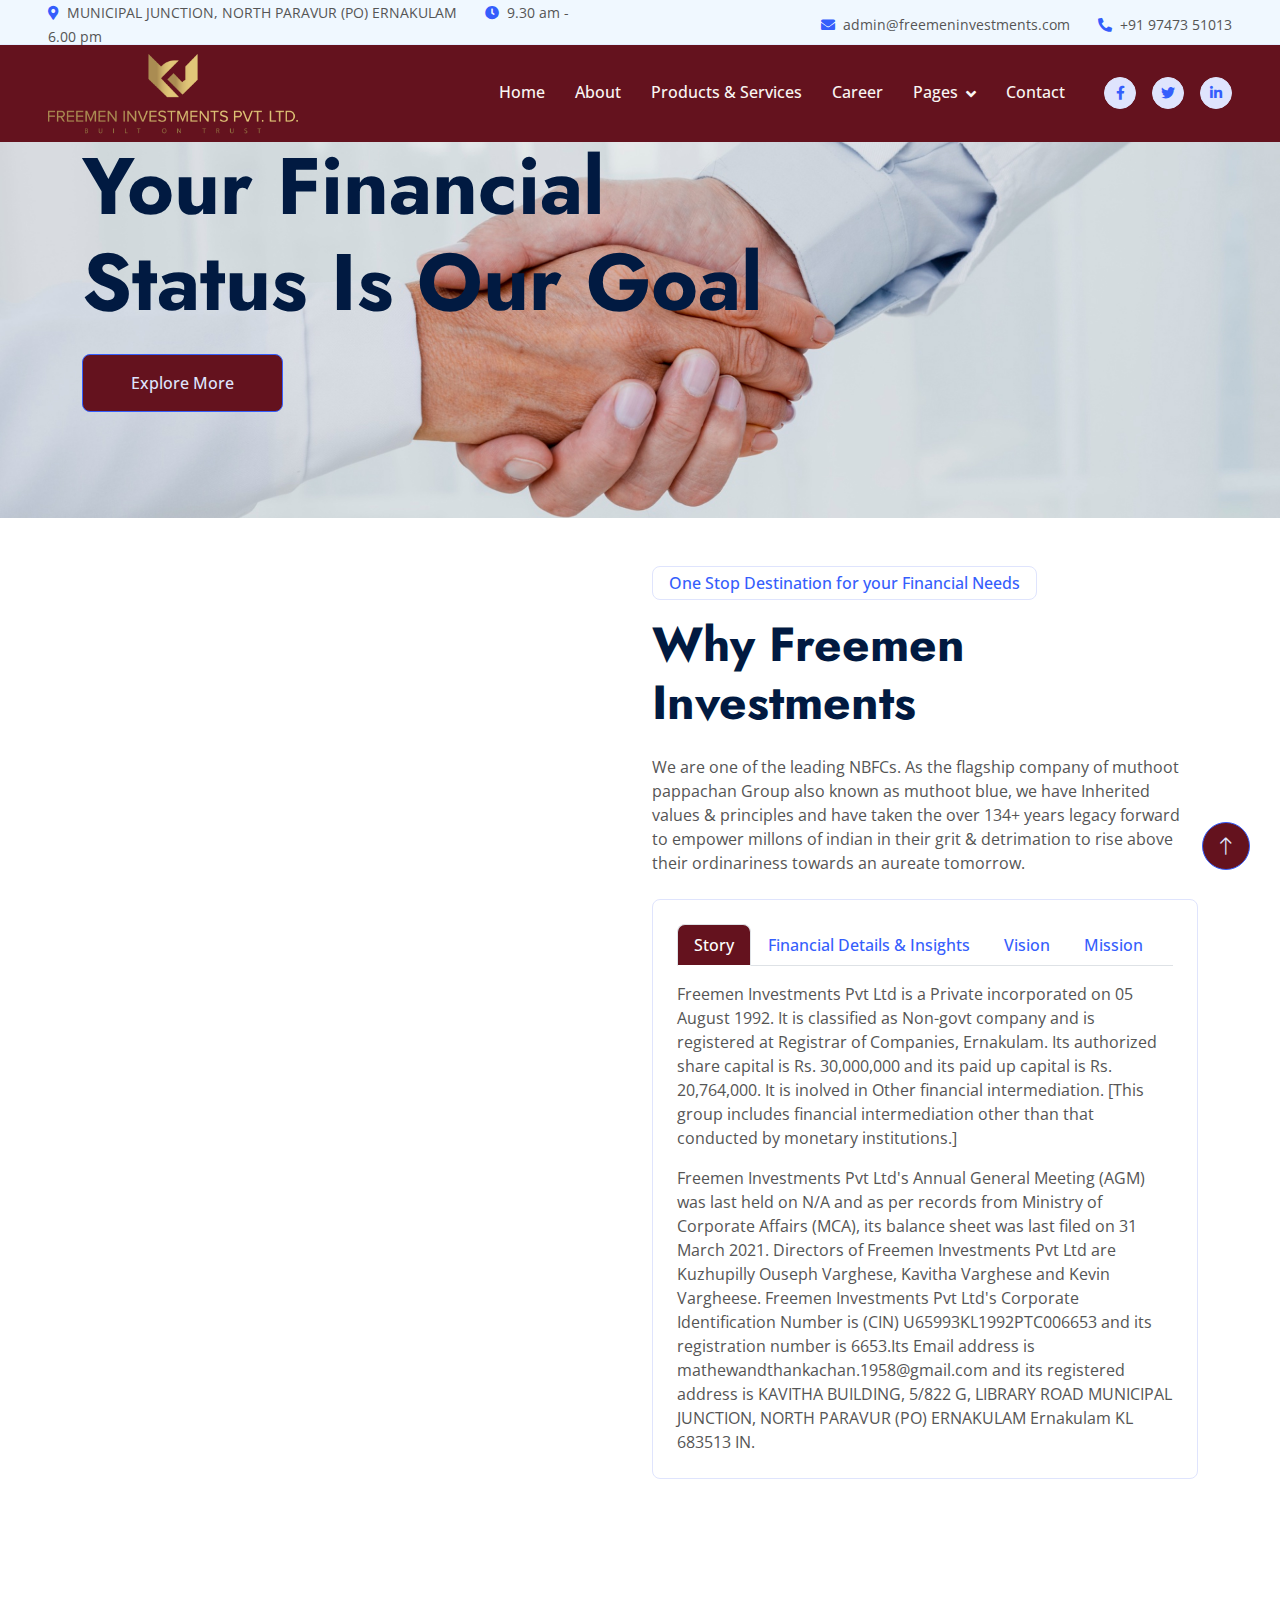
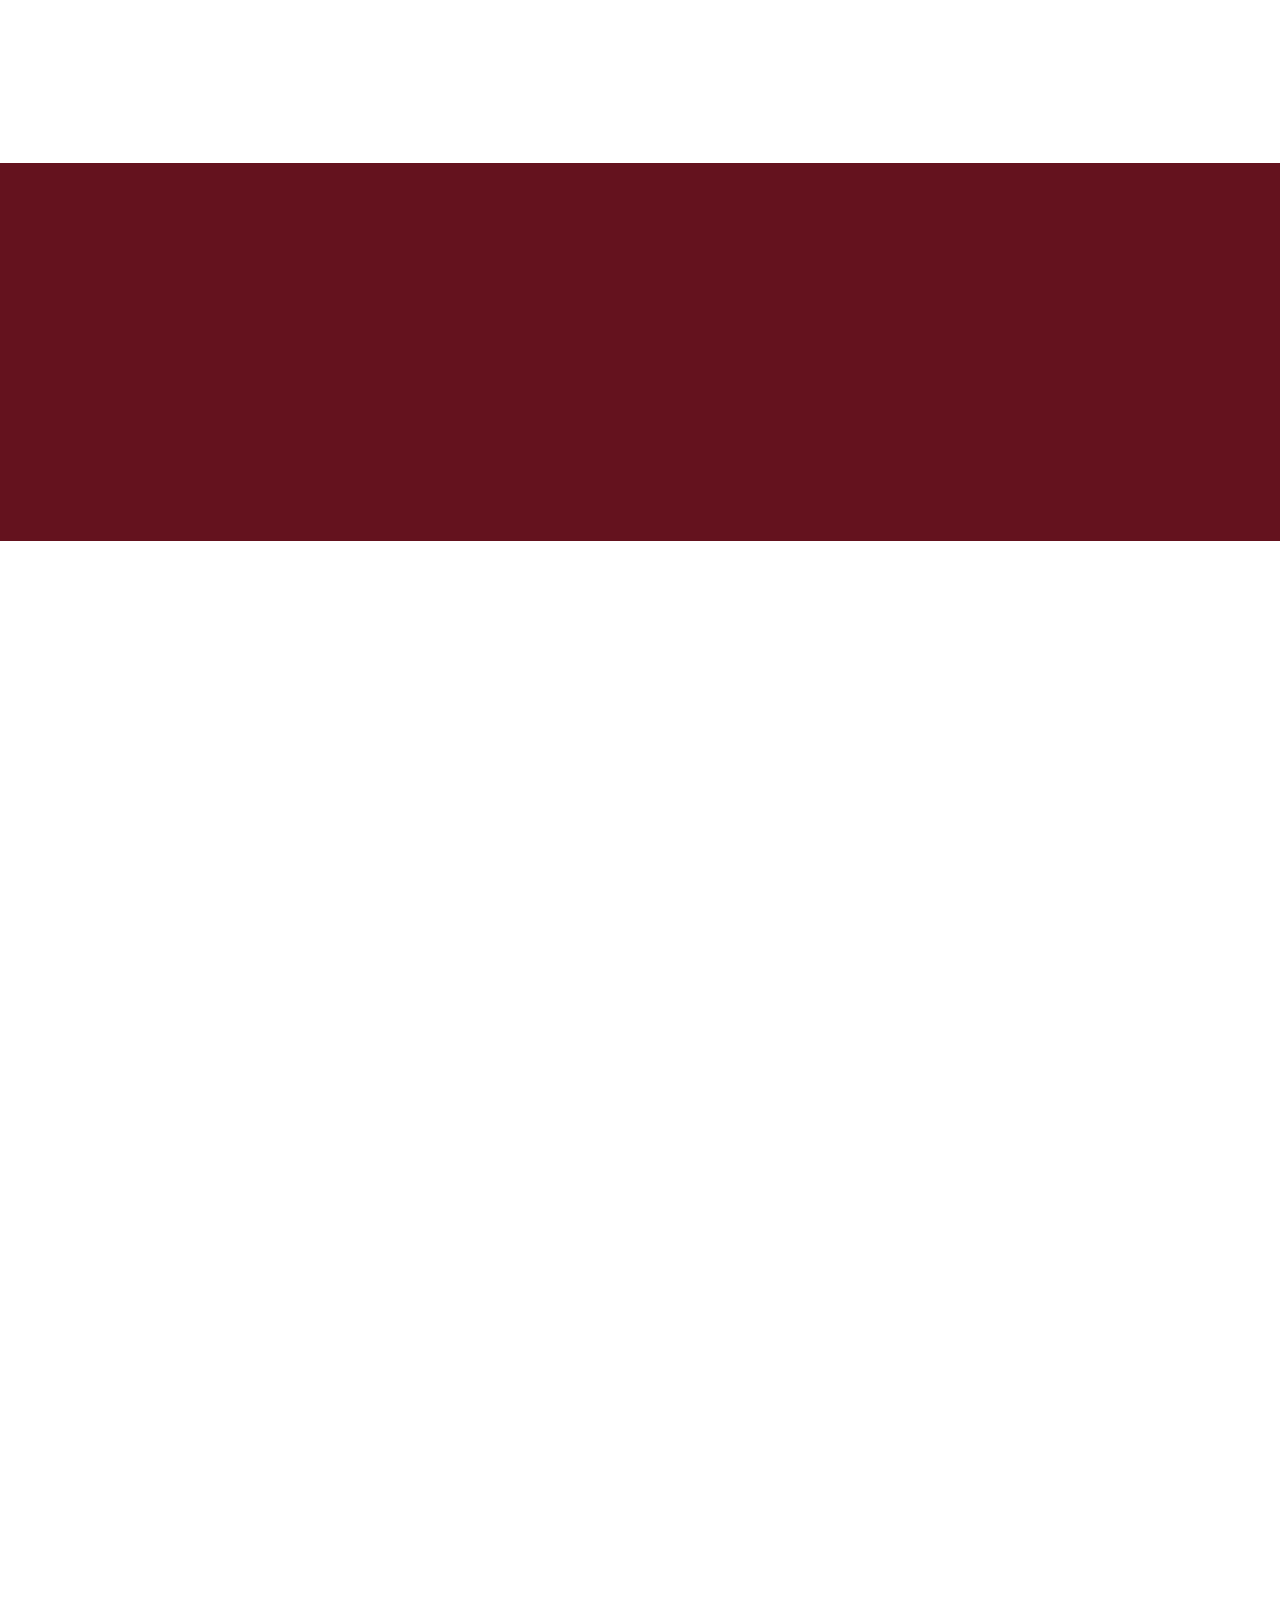
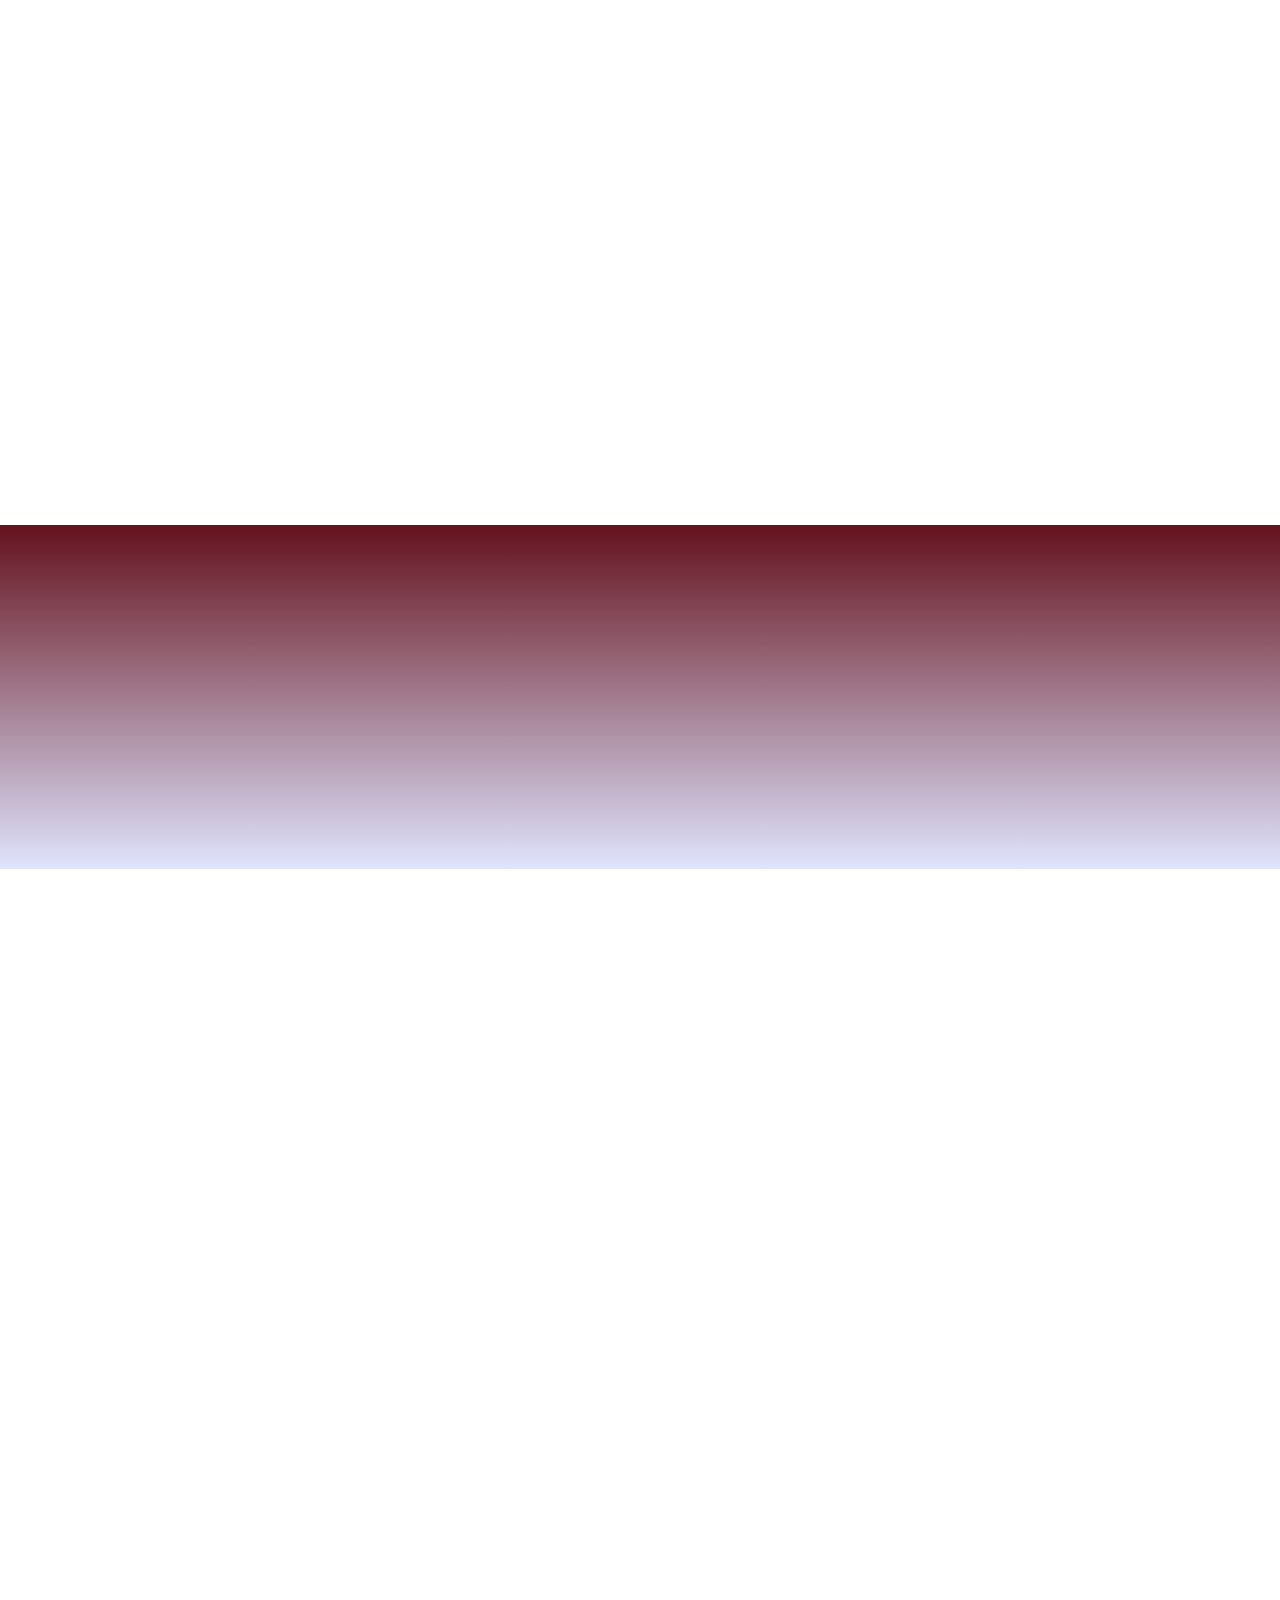
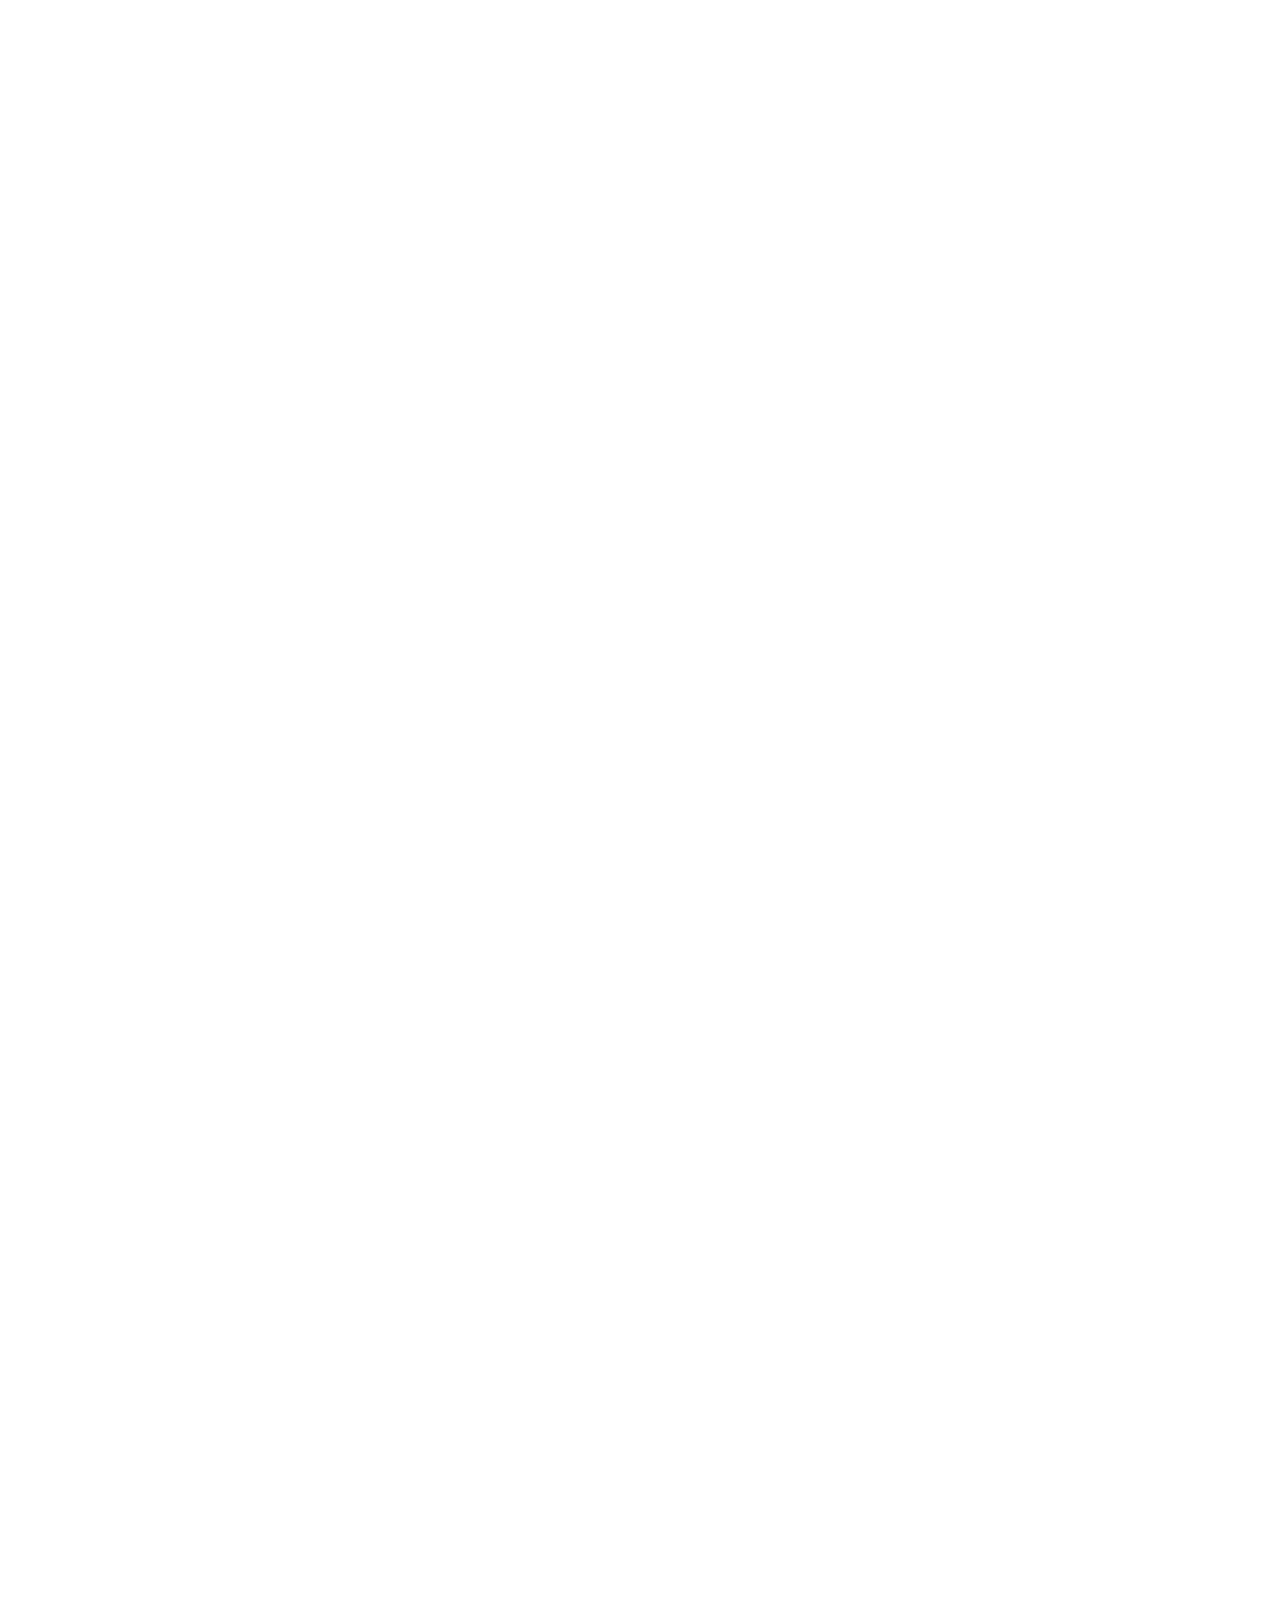
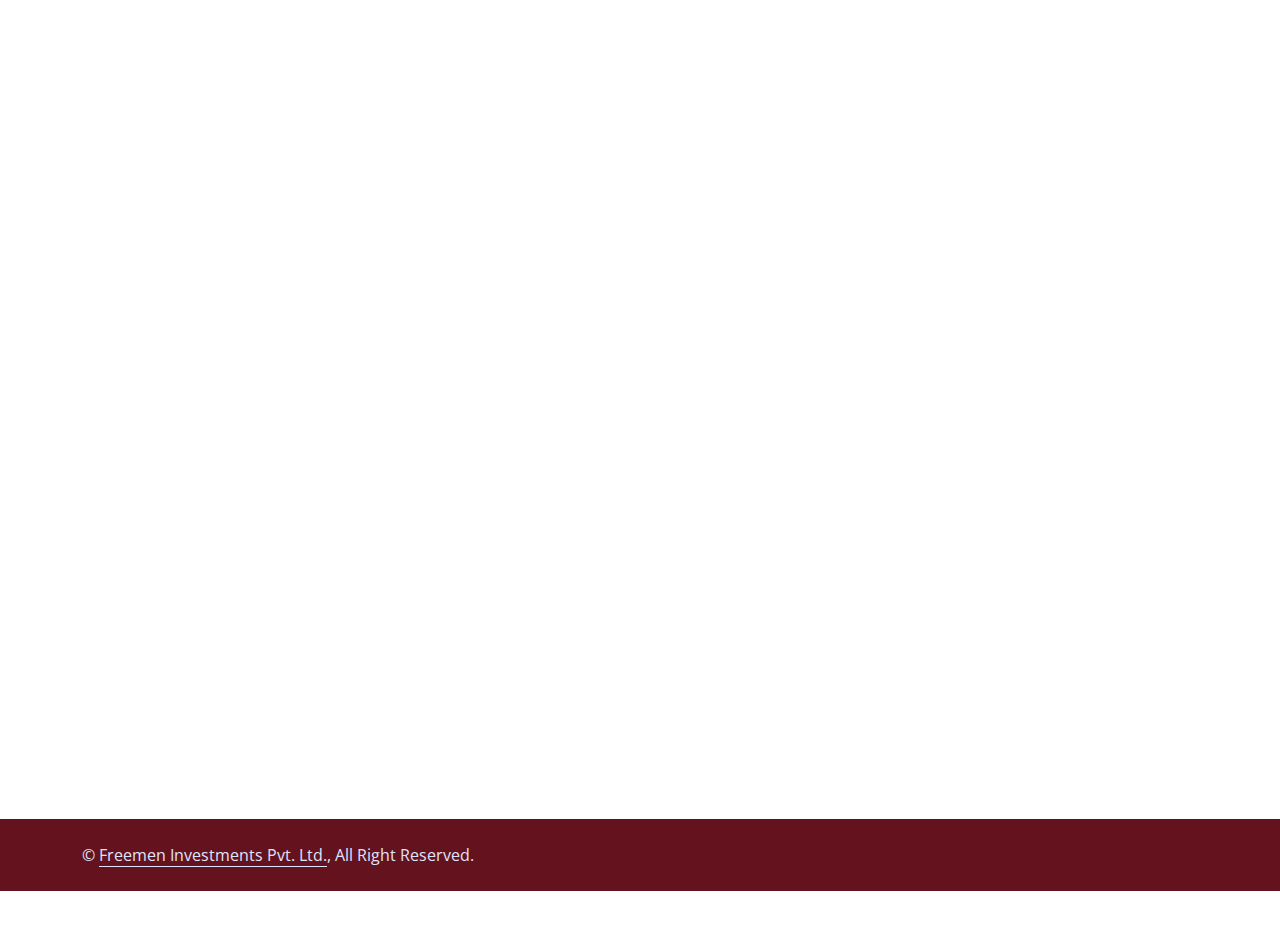
<file: KavithaFinanceFreemen/index.html>
<!DOCTYPE html>
<html lang="en">

<head>
    <meta charset="utf-8">
    <title>Freemen Investments Pvt. Ltd.</title>
    <meta content="width=device-width, initial-scale=1.0" name="viewport">
    <meta content="" name="keywords">
    <meta content="" name="description">

    <!-- Favicon -->
    <link href="img/favicon.ico" rel="icon">

    <!-- Google Web Fonts -->
    <link rel="preconnect" href="https://fonts.googleapis.com">
    <link rel="preconnect" href="https://fonts.gstatic.com" crossorigin>
    <link href="https://fonts.googleapis.com/css2?family=Jost:wght@500;600;700&family=Open+Sans:wght@400;500&display=swap" rel="stylesheet">  

    <!-- Icon Font Stylesheet -->
    <link href="https://cdnjs.cloudflare.com/ajax/libs/font-awesome/5.10.0/css/all.min.css" rel="stylesheet">
    <link href="https://cdn.jsdelivr.net/npm/bootstrap-icons@1.4.1/font/bootstrap-icons.css" rel="stylesheet">

    <!-- Libraries Stylesheet -->
    <link href="lib/animate/animate.min.css" rel="stylesheet">
    <link href="lib/owlcarousel/assets/owl.carousel.min.css" rel="stylesheet">

    <!-- Customized Bootstrap Stylesheet -->
    <link href="css/bootstrap.min.css" rel="stylesheet">

    <!-- Template Stylesheet -->
    <link href="css/style.css" rel="stylesheet">
</head>

<body>
    <!-- Spinner Start -->
    <div id="spinner" class="show bg-white position-fixed translate-middle w-100 vh-100 top-50 start-50 d-flex align-items-center justify-content-center">
        <div class="spinner-border text-primary" role="status" style="width: 3rem; height: 3rem;"></div>
    </div>
    <!-- Spinner End -->


    <!-- Navbar Start -->
    <div class="container-fluid fixed-top px-0 wow fadeIn" data-wow-delay="0.1s">
        <div style="background-color: aliceblue;" class="top-bar row gx-0 align-items-center d-none d-lg-flex">
            <div class="col-lg-6 px-5 text-start">
                <small><i class="fa fa-map-marker-alt text-primary me-2"></i>MUNICIPAL JUNCTION, NORTH PARAVUR (PO) ERNAKULAM </small>
                <small class="ms-4"><i class="fa fa-clock text-primary me-2"></i>9.30 am - 6.00 pm</small>
            </div>
            <div class="col-lg-6 px-5 text-end">
                <small><i class="fa fa-envelope text-primary me-2"></i>admin@freemeninvestments.com</small>
                <small class="ms-4"><i class="fa fa-phone-alt text-primary me-2"></i>+91 97473 51013</small>
            </div>
        </div>

        <nav  style="background-color: #64121e;" class="navbar navbar-expand-lg navbar-light py-lg-0 px-lg-5 wow fadeIn" data-wow-delay="0.1s">
            <a href="index.html" class="navbar-brand ms-4 ms-lg-0">
                <h1 class="display-5 text-primary m-0">
                    <img src="img/freemaninvestments-logo.png"  width="250px"/>


                </h1>
            </a>
            <button type="button" class="navbar-toggler me-4" data-bs-toggle="collapse" data-bs-target="#navbarCollapse">
                <span class="navbar-toggler-icon"></span>
            </button>
            <div class="collapse navbar-collapse" id="navbarCollapse">
                <div class="navbar-nav ms-auto p-4 p-lg-0">
                    <a href="index.html" id="homelink" class="nav-item nav-link  " >Home</a>
                    <a href="#about" id="aboutlink" class="nav-item nav-link ">About</a>
                    <a href="#service" id="productlink" class="nav-item nav-link ">Products & Services</a>
                    <!-- <a href="#careers" class="nav-item nav-link">Careers</a> -->
                    <a class="nav-link" id="careerlink" class="nav-item" href="career.html">Career</a>
                    <div class="nav-item dropdown">
                        <a href="" class="nav-link  dropdown-toggle" data-bs-toggle="dropdown">Pages</a>
                        <div class="dropdown-menu border-light m-0">
                            <a href="#choosing" class="dropdown-item">Why choosing us</a>
                            <a href="#calculator" class="dropdown-item">Installment Calculator</a>
                            <a href="#team" class="dropdown-item">Directors</a>
                            <a href="#testimonial" class="dropdown-item">Testimonial</a>
                            
                        </div>
                    </div>
                    <a href="contact.html" id="contact" class="nav-item nav-link ">Contact</a>
                </div>
                <div class="d-none d-lg-flex ms-2">
                    <a class="btn btn-light btn-sm-square rounded-circle ms-3" href="">
                        <small class="fab fa-facebook-f text-primary"></small>
                    </a>
                    <a class="btn btn-light btn-sm-square rounded-circle ms-3" href="">
                        <small class="fab fa-twitter text-primary"></small>
                    </a>
                    <a class="btn btn-light btn-sm-square rounded-circle ms-3" href="">
                        <small class="fab fa-linkedin-in text-primary"></small>
                    </a>
                </div>
            </div>
        </nav>
    </div>
    <!-- Navbar End -->


    <!-- Carousel Start -->
    <div class="container-fluid p-0 mb-5 wow fadeIn" data-wow-delay="0.1s">
        <div id="header-carousel" class="carousel slide carousel-fade" data-bs-ride="carousel">
            <div class="carousel-inner">
                <div class="carousel-item active">
                    <img class="w-100" src="img/Banner-img.jpg" alt="Image">
                    
                    <div class="carousel-caption">
                        <div class="container">
                            <div class="row justify-content-start">
                                <div class="col-lg-8">
                                    <p class="d-inline-block border border-white rounded text-primary fw-semi-bold py-1 px-3 animated slideInDown"></p>
                                    <h1 class="display-1 mb-4 animated slideInDown">Your Financial Status Is Our Goal</h1>
                                    <a href="#service" class="btn btn-primary py-3 px-5 animated slideInDown">Explore More</a>
                                </div>
                            </div>
                        </div>
                    </div>
                </div>
                <!-- <div class="carousel-item">
                    <img class="w-100" src="img/carousel-2.jpg" alt="Image">
                    <div class="carousel-caption">
                        <div class="container">
                            <div class="row justify-content-start">
                                <div class="col-lg-7">
                                    <p class="d-inline-block border border-white rounded text-primary fw-semi-bold py-1 px-3 animated slideInDown"></p>
                                    <h1 class="display-1 mb-4 animated slideInDown">True Financial Support For You</h1>
                                    <a href="" class="btn btn-primary py-3 px-5 animated slideInDown">Explore More</a>
                                </div>
                            </div>
                        </div>
                    </div>
                </div>
            </div>
            <button class="carousel-control-prev" type="button" data-bs-target="#header-carousel"
                data-bs-slide="prev">
                <span class="carousel-control-prev-icon" aria-hidden="true"></span>
                <span class="visually-hidden">Previous</span>
            </button>
            <button class="carousel-control-next" type="button" data-bs-target="#header-carousel"
                data-bs-slide="next">
                <span class="carousel-control-next-icon" aria-hidden="true"></span>
                <span class="visually-hidden">Next</span>
            </button> -->
        </div> 
    </div>
    <!-- Carousel End


     About Start -->
    <div id="about" class="container-xxl py-5">
        <div class="container">
            <div class="row g-4 align-items-end mb-4">
                <div class="col-lg-6 wow fadeInUp" data-wow-delay="0.1s">
                    <img class="img-fluid rounded" src="img/about.jpg">
                </div>
                <div class="col-lg-6 wow fadeInUp" data-wow-delay="0.3s">
                    <p class="d-inline-block border rounded text-primary fw-semi-bold py-1 px-3">One Stop Destination for your Financial Needs</p>
                    <h1 class="display-5 mb-4">Why Freemen Investments</h1>
                    <p class="mb-4">We are one of the leading NBFCs. As the flagship company of muthoot pappachan Group also known as muthoot blue, we have Inherited values & principles and have taken the over 134+ years legacy forward to empower millons of indian in their grit & detrimation to rise above their ordinariness towards an aureate tomorrow.</p>
                    <div class="border rounded p-4">
                        <nav>
                            <div class="nav nav-tabs mb-3" id="nav-tab" role="tablist">
                                <button class="nav-link fw-semi-bold active" id="nav-story-tab" data-bs-toggle="tab" data-bs-target="#nav-story" type="button" role="tab" aria-controls="nav-story" aria-selected="true">Story</button>
                                <button class="nav-link fw-semi-bold" id="nav-mission-tab" data-bs-toggle="tab" data-bs-target="#nav-mission" type="button" role="tab" aria-controls="nav-mission" aria-selected="false">Financial Details & Insights</button>
                                <button class="nav-link fw-semi-bold" id="nav-vision-tab" data-bs-toggle="tab" data-bs-target="#nav-vision1" type="button" role="tab" aria-controls="nav-vision" aria-selected="false">Vision</button>
                                <button class="nav-link fw-semi-bold" id="nav-vision-tab" data-bs-toggle="tab" data-bs-target="#nav-mission1" type="button" role="tab" aria-controls="nav-vision" aria-selected="false">Mission</button>
                            </div>
                        </nav>
                        <div href="nav-story-tab" class="tab-content" id="nav-tabContent">
                            <div class="tab-pane fade show active" id="nav-story" role="tabpanel" aria-labelledby="nav-story-tab">
                                <p>Freemen Investments Pvt Ltd is a Private incorporated on 05 August 1992. It is classified as Non-govt company and is registered at Registrar of Companies, Ernakulam. Its authorized share capital is Rs. 30,000,000 and its paid up capital is Rs. 20,764,000. It is inolved in Other financial intermediation. [This group includes financial intermediation other than that conducted by monetary institutions.]</p>
                                <p class="mb-0">
                                    Freemen Investments Pvt Ltd's Annual General Meeting (AGM) was last held on N/A and as per records from Ministry of Corporate Affairs (MCA), its balance sheet was last filed on 31 March 2021.

                                    Directors of Freemen Investments Pvt Ltd are Kuzhupilly Ouseph Varghese, Kavitha Varghese and Kevin Vargheese.

                                    Freemen Investments Pvt Ltd's Corporate Identification Number is (CIN) U65993KL1992PTC006653 and its registration number is 6653.Its Email address is mathewandthankachan.1958@gmail.com and its registered address is KAVITHA BUILDING, 5/822 G, LIBRARY ROAD MUNICIPAL JUNCTION, NORTH PARAVUR (PO) ERNAKULAM Ernakulam KL 683513 IN.
                                </p>
                            </div>
                            <div href="nav-mission-tab" class="tab-pane fade" id="nav-mission" role="tabpanel" aria-labelledby="nav-mission-tab">
                                <p>The authorized share capital of the company is Rs. 100,000,000 and its paid up capital is Rs. 59,290,000. Its balance sheet was last filed on 31-03-2022. FREEMEN INVESTMENTS PVT LTD Corporate Identification Number (CIN) is U65993KL1992PTC006653 and its registration number is 006653.</p>
                               
                            </div>
                            <div href="nav-vision-tab" class="tab-pane fade" id="nav-vision1" role="tabpanel" aria-labelledby="nav-vision-tab">
                                <p>To attain globally best standards and become a world-class financial services enterprise – guided by its purpose to move towards a greater degree of sophistication and maturity.</p>
                                <p class="mb-0"></p>
                            </div>
                            <div href="nav-vision-tab" class="tab-pane fade" id="nav-mission1" role="tabpanel" aria-labelledby="nav-vision-tab">
                                <blockquote><p>To help those who are at the bottom of the pyramid. To work with vigour, dedication and innovation to achieve excellence in service, quality, reliability, safety and customer care as the ultimate goal. To earn the trust and confidence of all stakeholders, exceeding their expectations and making the Company a respected household name.

                                    To consistently achieve high growth and the highest levels of productivity. To be a technology-driven, efficient and financially sound organisation. To contribute towards community development and nation-building. To be a responsible corporate citizen nurturing human values and concern for society, the environment and, above all, the people.
                                    
                                    To promote a work culture that fosters individual growth, team spirit and creativity to overcome challenges and attain goals. To encourage ideas, talent and value systems. To uphold the guiding principles of trust, integrity and transparency in all aspects of interactions and dealings.</p></blockquote>
                                <p class="mb-0"></p>
                            </div>
                        </div>
                    </div>
                </div>
            </div>
            <div class="border rounded p-4 wow fadeInUp" data-wow-delay="0.1s">
                <div class="row g-4">
                    <div class="col-lg-4 wow fadeIn" data-wow-delay="0.1s">
                        <div class="h-100">
                            <div class="d-flex">
                                <div class="flex-shrink-0 btn-lg-square rounded-circle bg-primary">
                                    <i class="fa fa-times text-white"></i>
                                </div>
                                <div class="ps-3">
                                    <h4>19 Branches</h4>
                                    <span>Clita erat ipsum lorem sit sed stet duo justo</span>
                                </div>
                                <div class="border-end d-none d-lg-block"></div>
                            </div>
                            <div class="border-bottom mt-4 d-block d-lg-none"></div>
                        </div>
                    </div>
                    <div class="col-lg-4 wow fadeIn" data-wow-delay="0.3s">
                        <div class="h-100">
                            <div class="d-flex">
                                <div class="flex-shrink-0 btn-lg-square rounded-circle bg-primary">
                                    <i class="fa fa-users text-white"></i>
                                </div>
                                <div class="ps-3">
                                    <h4>500 + Employees</h4>
                                    <span>Clita erat ipsum lorem sit sed stet duo justo</span>
                                </div>
                                <div class="border-end d-none d-lg-block"></div>
                            </div>
                            <div class="border-bottom mt-4 d-block d-lg-none"></div>
                        </div>
                    </div>
                    <div class="col-lg-4 wow fadeIn" data-wow-delay="0.5s">
                        <div class="h-100">
                            <div class="d-flex">
                                <div class="flex-shrink-0 btn-lg-square rounded-circle bg-primary">
                                    <i class="fa fa-phone text-white"></i>
                                </div>
                                <div class="ps-3">
                                    <h4>Serve one lakh+ customers/day</h4>
                                    <span>Clita erat ipsum lorem sit sed stet duo justo</span>
                                </div>
                            </div>
                        </div>
                    </div>
                </div>
            </div>
        </div>
    </div>
    <!-- About End -->


    <!-- Facts Start -->
    <div class="container-fluid facts my-5 py-5">
        <div class="container py-5">
            <div class="row g-5">
                <div class="col-sm-6 col-lg-3 text-center wow fadeIn" data-wow-delay="0.1s">
                    <i class="fa fa-users fa-3x text-white mb-3"></i>
                    <h1 class="display-4 text-white" data-toggle="counter-up">60000</h1>
                    <span class="fs-5 text-white">Happy Clients</span>
                    <hr class="bg-white w-25 mx-auto mb-0">
                </div>
                <div class="col-sm-6 col-lg-3 text-center wow fadeIn" data-wow-delay="0.3s">
                    <i class="fa fa-check fa-3x text-white mb-3"></i>
                    <h1 class="display-4 text-white" data-toggle="counter-up">300</h1>
                    <span class="fs-5 text-white">Projects Completed</span>
                    <hr class="bg-white w-25 mx-auto mb-0">
                </div>
                <div class="col-sm-6 col-lg-3 text-center wow fadeIn" data-wow-delay="0.5s">
                    <i class="fa fa-users-cog fa-3x text-white mb-3"></i>
                    <h1 class="display-4 text-white" data-toggle="counter-up">700</h1>
                    <span class="fs-5 text-white">Dedicated Staff</span>
                    <hr class="bg-white w-25 mx-auto mb-0">
                </div>
                <div class="col-sm-6 col-lg-3 text-center wow fadeIn" data-wow-delay="0.7s">
                    <i class="fa fa-award fa-3x text-white mb-3"></i>
                    <h1 class="display-4 text-white" data-toggle="counter-up">1234</h1>
                    <span class="fs-5 text-white">Awards Achieved</span>
                    <hr class="bg-white w-25 mx-auto mb-0">
                </div>
            </div>
        </div>
    </div>
    <!-- Facts End -->


    <!-- Features Start -->
    <div id="choosing" class="container-xxl feature py-5">
        <div class="container">
            <div class="row g-5 align-items-center">
                <div class="col-lg-6 wow fadeInUp" data-wow-delay="0.1s">
                    <p class="d-inline-block border rounded text-primary fw-semi-bold py-1 px-3">Why Choosing Us!</p>
                    <h1 class="display-5 mb-4">Few Reasons Why People Choosing Us!</h1>
                    <p class="mb-4">The business of providing investment banking services is the main focus of Freemen Investments Pvt Ltd. The company was founded with the purpose of conducting this type of business and acting as share and stock brokers, agents, fund managers, and consultants.Additionally, the company is involved in the buying and selling of shares, stock debentures, and other financial instruments. This was all made possible through the incorporation of the company</p>
                    <a class="btn btn-primary py-3 px-5" href="">Explore More</a>
                </div>
                <div class="col-lg-6">
                    <div class="row g-4 align-items-center">
                        <div class="col-md-6">
                            <div class="row g-4">
                                <div class="col-12 wow fadeIn" data-wow-delay="0.3s">
                                    <div class="feature-box border rounded p-4">
                                        <i class="fa fa-check fa-3x text-primary mb-3"></i>
                                        <h4 class="mb-3">Fast Executions</h4>
                                        <p class="mb-3">Benefit from real-time processing that guarantees your transactions are executed at the best possible moment.</p>
                                        <a class="fw-semi-bold" href="">Read More <i class="fa fa-arrow-right ms-1"></i></a>
                                    </div>
                                </div>
                                <div class="col-12 wow fadeIn" data-wow-delay="0.5s">
                                    <div class="feature-box border rounded p-4">
                                        <i class="fa fa-check fa-3x text-primary mb-3"></i>
                                        <h4 class="mb-3">Guide & Support</h4>
                                        <p class="mb-3">Our expert advisors are dedicated to offering personalized guidance tailored to your unique financial situation
                                           </p>
                                        <a class="fw-semi-bold" href="">Read More <i class="fa fa-arrow-right ms-1"></i></a>
                                    </div>
                                </div>
                            </div>
                        </div>
                        <div class="col-md-6 wow fadeIn" data-wow-delay="0.7s">
                            <div class="feature-box border rounded p-4">
                                <i class="fa fa-check fa-3x text-primary mb-3"></i>
                                <h4 class="mb-3">Financial Secure</h4>
                                <p class="mb-3">At Financial Secure, we ensure your financial future is as secure as your dreams.</p>
                                <a class="fw-semi-bold" href="#testimonial">Read More <i class="fa fa-arrow-right ms-1"></i></a>
                            </div>
                        </div>
                    </div>
                </div>
            </div>
        </div>
    </div>
    <!-- Features End -->

    <!-- Service Start -->
    <div id="service" class="container-xxl service py-5">
        <div class="container">
            <div class="text-center mx-auto wow fadeInUp" data-wow-delay="0.1s" style="max-width: 600px;">
                <p class="d-inline-block border rounded text-primary fw-semi-bold py-1 px-3">Our Services</p>
                <h1 class="display-5 mb-5">Loan Schemes at a glance</h1>
            </div>
            <div class="row g-4 wow fadeInUp" data-wow-delay="0.3s">
                <div class="col-lg-4">
                    <div class="nav nav-pills d-flex justify-content-between w-100 h-100 me-4">
                        <button class="nav-link w-100 d-flex align-items-center text-start border p-4 mb-4 active" data-bs-toggle="pill" data-bs-target="#tab-pane-1" type="button">
                            <h5 class="m-0"><i class="fa fa-bars text-primary me-3"></i>Gold Loan</h5>
                        </button>
                        <button class="nav-link w-100 d-flex align-items-center text-start border p-4 mb-4" data-bs-toggle="pill" data-bs-target="#tab-pane-2" type="button">
                            <h5 class="m-0"><i class="fa fa-bars text-primary me-3"></i>Property Loan</h5>
                        </button>
                        <button class="nav-link w-100 d-flex align-items-center text-start border p-4 mb-4" data-bs-toggle="pill" data-bs-target="#tab-pane-3" type="button">
                            <h5 class="m-0"><i class="fa fa-bars text-primary me-3"></i>Business Loan</h5>
                        </button>
                        <button class="nav-link w-100 d-flex align-items-center text-start border p-4 mb-0" data-bs-toggle="pill" data-bs-target="#tab-pane-4" type="button">
                            <h5 class="m-0"><i class="fa fa-bars text-primary me-3"></i>Vehicle Loan</h5>
                        </button>

                        <button style="margin-top: 13px;" class="nav-link w-100 d-flex align-items-center text-start border p-4 mb-0" data-bs-toggle="pill" data-bs-target="#tab-pane-5" type="button">
                            <h5 class="m-0"><i class="fa fa-bars text-primary me-3"></i>Group Loan</h5>
                        </button>
                       
                    </div>
                </div>
                <div class="col-lg-8">
                    <div class="tab-content w-100">
                        <div class="tab-pane fade show active" id="tab-pane-1">
                            <div class="row g-4">
                                <div class="col-md-6" style="min-height: 350px;">
                                    <div class="position-relative h-100">
                                        <img class="position-absolute rounded w-100 h-100" src="img/service-1.jpg"
                                            style="object-fit: cover;" alt="">
                                    </div>
                                </div>
                                <div class="col-md-6">
                                    <h3 class="mb-4">25 Years Of Experience In Financial Support</h3>
                                    <p class="mb-4">Gold loan (also called loan against gold) is a secured loan taken by the borrower from a lender by pledging their gold articles (within a range of 18-24 carats) as collateral. The loan amount provided is a certain percentage of the gold, typically upto 75%, based on the current market value and quality of gold.</p>
                                    <p><i class="fa fa-check text-primary me-3"></i>Attractive interest rates</p>
                                    <p><i class="fa fa-check text-primary me-3"></i>Nominal processing fee</p>
                                    <p><i class="fa fa-check text-primary me-3"></i>Cash Advanced</p>
                                    
                                </div>
                            </div>
                        </div>
                        <div class="tab-pane fade" id="tab-pane-2">
                            <div class="row g-4">
                                <div class="col-md-6" style="min-height: 350px;">
                                    <div class="position-relative h-100">
                                        <img class="position-absolute rounded w-100 h-100" src="img/service-2.jpg"
                                            style="object-fit: cover;" alt="">
                                    </div>
                                </div>
                                <div class="col-md-6">
                                    <h3 class="mb-4">25 Years Of Experience In Financial Support</h3>
                                    <p class="mb-4">Loan Against Property is a secured loan product that can be useful for both salaried individuals as well as businesses. The loan gets sanctioned once you mortgage your residential or commercial property. The bank approves the credit amount, which is equivalent to the current value of the property.</p>
                                    <p><i class="fa fa-check text-primary me-3"></i>Simple processes for Approval and Disbursal of a Loan Against Property</p>
                                    <p><i class="fa fa-check text-primary me-3"></i>Flexible Repayment options</p>
                                    <p><i class="fa fa-check text-primary me-3"></i>Cash Advanced</p>
                                
                                </div>
                            </div>
                        </div>
                        <div class="tab-pane fade" id="tab-pane-3">
                            <div class="row g-4">
                                <div class="col-md-6" style="min-height: 350px;">
                                    <div class="position-relative h-100">
                                        <img class="position-absolute rounded w-100 h-100" src="img/service-3.jpg"
                                            style="object-fit: cover;" alt="">
                                    </div>
                                </div>
                                <div class="col-md-6">
                                    <h3 class="mb-4">25 Years Of Experience In Financial Support</h3>
                                    <p class="mb-4">A business loan is a financial product designed to provide funding to businesses for various purposes, such as expansion, working capital, equipment purchase, or inventory management.</p>
                                    <p><i class="fa fa-check text-primary me-3"></i>Apply for Small Business Loan online at a Lowest Interest Rate</p>
                                    <p><i class="fa fa-check text-primary me-3"></i>Easy repayment Options Available at Your Doorstep</p>
                                    <p><i class="fa fa-check text-primary me-3"></i>Cash Advanced</p>
                                
                                </div>
                            </div>
                        </div>
                        <div class="tab-pane fade" id="tab-pane-4">
                            <div class="row g-4">
                                <div class="col-md-6" style="min-height: 350px;">
                                    <div class="position-relative h-100">
                                        <img class="position-absolute rounded w-100 h-100" src="img/service-4.jpg"
                                            style="object-fit: cover;" alt="">
                                    </div>
                                </div>
                                <div class="col-md-6">
                                    <h3 class="mb-4">25 Years Of Experience In Financial Support</h3>
                                    <p class="mb-4">A Vehicle Loan is a loan that allows you to purchase two and four wheelers for personal use. Typically, the lender loans the money (making a direct payment to the dealer on the buyer's behalf) while the buyer must repay the loan in Equated Monthly Instalments (EMIs) over a specific tenure at a specific interest</p>
                                    <p><i class="fa fa-check text-primary me-3"></i>Loans with up to 80% funding of on-road price</p>
                                    <p><i class="fa fa-check text-primary me-3"></i>Attractive Interest rate</p>
                                  
                                  
                                </div>
                            </div>
                        </div>
                        <div  class="tab-pane fade" id="tab-pane-5">
                            <div class="row g-4">
                                <div class="col-md-6" style="min-height: 350px;">
                                    <div class="position-relative h-100">
                                        <img class="position-absolute rounded w-100 h-100" src="img/service-4.jpg"
                                            style="object-fit: cover;" alt="">
                                    </div>
                                </div>
                                <div class="col-md-6">
                                    <h3 class="mb-4">25 Years Of Experience In Financial Support</h3>
                                    <p class="mb-4">A Vehicle Loan is a loan that allows you to purchase two and four wheelers for personal use. Typically, the lender loans the money (making a direct payment to the dealer on the buyer's behalf) while the buyer must repay the loan in Equated Monthly Instalments (EMIs) over a specific tenure at a specific interest</p>
                                    <p><i class="fa fa-check text-primary me-3"></i>Loans with up to 80% funding of on-road price</p>
                                    <p><i class="fa fa-check text-primary me-3"></i>Attractive Interest rate</p>
                                  
                                  
                                </div>
                            </div>
                        </div>
                    </div>
                </div>
            </div>
        </div>
    </div>
    <!-- Service End -->


    <div id="contact" class="container-fluid callback my-5 pt-5">
        <div class="container pt-5">
            <div class="row justify-content-center">
                <div class="col-lg-7">
                    <div class="bg-white border rounded p-4 p-sm-5 wow fadeInUp" data-wow-delay="0.5s">
                        <div class="text-center mx-auto wow fadeInUp" data-wow-delay="0.1s" style="max-width: 600px;">
                            <p class="d-inline-block border rounded text-primary fw-semi-bold py-1 px-3">Get In Touch</p>
                            <h1 class="display-5 mb-5">Request A Call-Back</h1>
                        </div>
                        <form id="contactForm" action="https://formspree.io/f/myyrrejz" method="POST">
                            <div class="row g-3">
                                <div class="col-sm-6">
                                    <div class="form-floating">
                                        <input type="text" class="form-control" id="name" name="name" placeholder="Your Name" required>
                                        <label for="name"></label>
                                    </div>
                                </div>
                                <div class="col-sm-6">
                                    <div class="form-floating">
                                        <input type="email" class="form-control" id="mail" name="_replyto" placeholder="Your Email" required>
                                        <label for="mail"></label>
                                    </div>
                                </div>
                                <div class="col-sm-6">
                                    <div class="form-floating">
                                        <input type="text" class="form-control" id="mobile" name="mobile" placeholder="Your Mobile" required>
                                        <label for="mobile"></label>
                                    </div>
                                </div>
                                <div class="col-sm-6">
                                    <div class="form-floating">
                                        <input type="text" class="form-control" id="subject" name="_subject" placeholder="Subject" required>
                                        <label for="subject"></label>
                                    </div>
                                </div>
                                <div class="col-12">
                                    <div class="form-floating">
                                        <textarea class="form-control" name="message" placeholder="Leave a message here" id="message" style="height: 100px" required></textarea>
                                        <label for="message"></label>
                                    </div>
                                </div>
                                <div class="col-12 text-center">
                                    <button class="btn btn-primary w-100 py-3" type="submit" id="submitBtn">Submit Now</button>
                                    <div id="statusMessage" class="mt-3"></div>
                                </div>
                            </div>
                        </form>
                    </div>
                </div>
            </div>
        </div>
    </div>
    
    <script>
        document.getElementById("contactForm").addEventListener("submit", function(event) {
            event.preventDefault(); // Prevent the default form submission
            
            var formData = new FormData(this);
            
            fetch(this.action, {
                method: 'POST',
                body: formData,
                headers: {
                    'Accept': 'application/json'
                }
            })
            .then(response => {
                if (response.ok) {
                    document.getElementById('statusMessage').innerHTML = '<div class="alert alert-success" role="alert">Form submitted successfully!</div>';
                    document.getElementById("contactForm").reset();
                } else {
                    throw new Error('Submission failed with errors');
                }
            })
            .catch(error => {
                console.error('Error:', error);
                document.getElementById('statusMessage').innerHTML = '<div class="alert alert-danger" role="alert">An error occurred. Please try again later.</div>';
            });
        });
    </script>
    
    <!-- Projects Start -->
    <div id="project" class="container-xxl py-5">
        <div class="container">
            <div class="text-center mx-auto wow fadeInUp" data-wow-delay="0.1s" style="max-width: 600px;">
                <p class="d-inline-block border rounded text-primary fw-semi-bold py-1 px-3">Our Projects</p>
                <h1 class="display-5 mb-5">We Have Completed Latest Projects</h1>
            </div>
            <div class="owl-carousel project-carousel wow fadeInUp" data-wow-delay="0.3s">
                <div id="financialplanning" class="project-item pe-5 pb-5">
                    <div class="project-img mb-3">
                        <img class="img-fluid rounded" src="img/service-1.jpg" alt="">
                        <a href=""><i class="fa fa-link fa-3x text-primary"></i></a>
                    </div>
                    <div class="project-title">
                        <h4 class="mb-0">Financial Planning</h4>
                    </div>
                </div>
                <div id="cashinvestment" class="project-item pe-5 pb-5">
                    <div class="project-img mb-3">
                        <img class="img-fluid rounded" src="img/service-2.jpg" alt="">
                        <a href=""><i class="fa fa-link fa-3x text-primary"></i></a>
                    </div>
                    <div  class="project-title">
                        <h4 class="mb-0">Cash Investment</h4>
                    </div>
                </div>
                <div id="financialconsultancy" class="project-item pe-5 pb-5">
                    <div class="project-img mb-3">
                        <img class="img-fluid rounded" src="img/service-3.jpg" alt="">
                        <a href=""><i class="fa fa-link fa-3x text-primary"></i></a>
                    </div>
                    <div  class="project-title">
                        <h4 class="mb-0">Financial Consultancy</h4>
                    </div>
                </div>
                <div id="businessloans" class="project-item pe-5 pb-5">
                    <div class="project-img mb-3">
                        <img class="img-fluid rounded" src="img/service-4.jpg" alt="">
                        <a href=""><i class="fa fa-link fa-3x text-primary"></i></a>
                    </div>
                    <div class="project-title">
                        <h4 class="mb-0">Business Loans</h4>
                    </div>
                </div>
            </div>
        </div>
    </div>
    <!-- Projects End -->


    <!-- Team Start -->
    <div id="team" class="container-xxl py-5">
        <div class="container">
            <div class="text-center mx-auto wow fadeInUp" data-wow-delay="0.1s" style="max-width: 600px;">
                <p class="d-inline-block border rounded text-primary fw-semi-bold py-1 px-3"></p>
                <h1 class="display-5 mb-5">Directors</h1>
            </div>
            <div class="row g-4">
                <div class="col-lg-4 col-md-6 wow fadeInUp" data-wow-delay="0.1s">
                    <div class="team-item">
                        <img class="img-fluid rounded" src="img/team-1.jpg" alt="">
                        <div class="team-text">
                            <h4 class="mb-0">K.O. VARGHESE</h4>
                            <div class="team-social d-flex">
                                <a class="btn btn-square rounded-circle mx-1" href=""><i class="fab fa-facebook-f"></i></a>
                                <a class="btn btn-square rounded-circle mx-1" href=""><i class="fab fa-twitter"></i></a>
                                <a class="btn btn-square rounded-circle mx-1" href=""><i class="fab fa-instagram"></i></a>
                            </div>
                        </div>
                    </div>
                </div>
                <div class="col-lg-4 col-md-6 wow fadeInUp" data-wow-delay="0.3s">
                    <div class="team-item">
                        <img class="img-fluid rounded" src="img/team-2.jpg" alt="">
                        <div class="team-text">
                            <h4 class="mb-0">
                                KAVITHA VARGHESE
                            </h4>
                            <div class="team-social d-flex">
                                <a class="btn btn-square rounded-circle mx-1" href=""><i class="fab fa-facebook-f"></i></a>
                                <a class="btn btn-square rounded-circle mx-1" href=""><i class="fab fa-twitter"></i></a>
                                <a class="btn btn-square rounded-circle mx-1" href=""><i class="fab fa-instagram"></i></a>
                            </div>
                        </div>
                    </div>
                </div>
                <div class="col-lg-4 col-md-6 wow fadeInUp" data-wow-delay="0.5s">
                    <div class="team-item">
                        <img class="img-fluid rounded" src="img/team-3.jpg" alt="">
                        <div class="team-text">
                            <h4 class="mb-0">KEVIN VARGHEESE</h4>
                            <div class="team-social d-flex">
                                <a class="btn btn-square rounded-circle mx-1" href=""><i class="fab fa-facebook-f"></i></a>
                                <a class="btn btn-square rounded-circle mx-1" href=""><i class="fab fa-twitter"></i></a>
                                <a class="btn btn-square rounded-circle mx-1" href=""><i class="fab fa-instagram"></i></a>
                            </div>
                        </div>
                    </div>
                </div>
            </div>
        </div>
    </div>
    <!-- Team End -->


    <!-- Testimonial Start -->
    <div id="testimonial" class="container-xxl py-5">
        <div class="container">
            <div class="text-center mx-auto wow fadeInUp" data-wow-delay="0.1s" style="max-width: 600px;">
                <p class="d-inline-block border rounded text-primary fw-semi-bold py-1 px-3">Testimonial</p>
                <h1 class="display-5 mb-5">What Our Clients Say!</h1>
            </div>
            <div class="owl-carousel testimonial-carousel wow fadeInUp" data-wow-delay="0.3s">
                <div class="testimonial-item">
                    <div class="testimonial-text border rounded p-4 pt-5 mb-5">
                        <div class="btn-square bg-white border rounded-circle">
                            <i class="fa fa-quote-right fa-2x text-primary"></i>
                        </div>
                        "If you're looking for a finance company that truly cares about your financial wellbeing, look no further. The expertise and personalized attention we've received from this company have been second to none."
                    </div>
                    <img class="rounded-circle mb-3" src="img/testimonial-1.jpg" alt="">
                    <h4>Sugith George</h4>
                    <span>Software Engineer</span>
                </div>
                <div class="testimonial-item">
                    <div class="testimonial-text border rounded p-4 pt-5 mb-5">
                        <div class="btn-square bg-white border rounded-circle">
                            <i class="fa fa-quote-right fa-2x text-primary"></i>
                        </div>
                        "In a crowded industry, this finance company stands out for its integrity, professionalism, and dedication to client satisfaction. Trusting them with our financial needs was one of the best decisions we've made."
                    </div>
                    <img class="rounded-circle mb-3" src="img/testimonial-2.jpg" alt="">
                    <h4>George Sugith</h4>
                    <span>Business</span>
                </div>
                <div class="testimonial-item">
                    <div class="testimonial-text border rounded p-4 pt-5 mb-5">
                        <div class="btn-square bg-white border rounded-circle">
                            <i class="fa fa-quote-right fa-2x text-primary"></i>
                        </div>
                        "I can't recommend this finance company enough. Their transparent communication, personalized service, and commitment to our financial goals have made them an invaluable partner in our success."
                    </div>
                    <img class="rounded-circle mb-3" src="img/testimonial-3.jpg" alt="">
                    <h4>Client Name</h4>
                    <span>Profession</span>
                </div>
                <div class="testimonial-item">
                    <div class="testimonial-text border rounded p-4 pt-5 mb-5">
                        <div class="btn-square bg-white border rounded-circle">
                            <i class="fa fa-quote-right fa-2x text-primary"></i>
                        </div>
                        "From investment strategies to budget planning, this finance company has exceeded all my expectations. Their team of professionals goes above and beyond to ensure we make sound financial decisions for our future."
                    </div>
                    <img class="rounded-circle mb-3" src="img/testimonial-4.jpg" alt="">
                    <h4>Client Name</h4>
                    <span>Profession</span>
                </div>
            </div>
        </div>
    </div>
    <!-- Testimonial End -->
     <!-- calculator
    <div id="calculator">
        <div class="text-center mx-auto wow fadeInUp" data-wow-delay="0.1s" style="max-width: 600px; visibility: visible; animation-delay: 0.1s; animation-name: fadeInUp;">
            <p class="d-inline-block border rounded text-primary fw-semi-bold py-1 px-3">INSTALLMENT CALCULATORS</p> 
        </div>
        <h2 style="text-transform: uppercase ;text-align:  center !important; margin-top: 30px;">Different calculator for different loans  </h2>

           
        <div class="container">
            <form style="margin-top: 55px;" id="loanCalculatorForm">
                <div class="row g-3">
                    <div class="col-sm-6">
                        <div class="form-floating">
                            <select id="loanType" class="form-control">
                                <option value="gold">Gold Loan</option>
                                <option value="house">Property Loan</option>
                                <option value="business">Business Loan</option>
                                <option value="auto">Vehicle Loan</option>
                            </select>
                            <label for="loanType"></label>
                        </div>
                    </div>
                    <div class="col-sm-6">
                        <div class="form-floating">
                            <div class="input-group">
                                <span class="input-group-text">Rs</span>
                                <input type="number" id="loanAmount" class="form-control" placeholder="Enter loan amount">
                            </div>
                            <label for="loanAmount"></label>
                        </div>
                    </div>
                    <div class="col-sm-6">
                        <div class="form-floating">
                            <input type="number" id="loanDuration" class="form-control" placeholder="Enter loan duration">
                            <label for="loanDuration"></label>
                        </div>
                    </div>
                    <div class="col-12 text-center">
                        <button id="calculateBtn" class="btn btn-primary w-100 py-3" type="button">Calculate Installment</button>
                    </div>
                </div>
            </form>
            
        </div>

          <div id="installmentResult" class="mt-3 text-center"></div>
      <script src="https://code.jquery.com/jquery-3.5.1.min.js"></script>
      <script>
        $(document).ready(function() {
          $('#calculateBtn').click(function() {
            var loanType = $('#loanType').val();
            var loanAmount = parseFloat($('#loanAmount').val());
            var loanDuration = parseInt($('#loanDuration').val());
    
            var installment;
            switch(loanType) {
              case 'gold':
                // Gold Loan calculation logic
                installment = loanAmount * 0.02 / loanDuration;
                break;
              case 'house':
                // House Loan calculation logic
                installment = loanAmount * 0.015 / loanDuration;
                break;
              case 'business':
                // Small Business Loan calculation logic
                installment = loanAmount * 0.025 / loanDuration;
                break;
              case 'auto':
                // Auto Loan calculation logic
                installment = loanAmount * 0.03 / loanDuration;
                break;
            }
    
            $('#installmentResult').html('Your monthly installment: Rs' + installment.toFixed(2));
          });
        });
      </script> -->

    <!-- Footer Start -->
    <div class="container-fluid bg-dark text-light footer mt-5 py-5 wow fadeIn" data-wow-delay="0.1s">
        <div class="container py-5">
            <div class="row g-5">
                <div class="col-lg-3 col-md-6">
                    <h4 class="text-white mb-4">Our Office</h4>
                    <p class="mb-2"><i class="fa fa-map-marker-alt me-3"></i>North Paravur, Ernakulam, Kerala</p>
                    <p class="mb-2"><i class="fa fa-phone-alt me-3"></i>+91 97473 51013</p>
                    <p class="mb-2"><i class="fa fa-envelope me-3"></i>admin@freemeninvestments.com </p>
                    <div class="d-flex pt-2">
                        <a class="btn btn-square btn-outline-light rounded-circle me-2" href=""><i class="fab fa-twitter"></i></a>
                        <a class="btn btn-square btn-outline-light rounded-circle me-2" href=""><i class="fab fa-facebook-f"></i></a>
                        <a class="btn btn-square btn-outline-light rounded-circle me-2" href=""><i class="fab fa-youtube"></i></a>
                        <a class="btn btn-square btn-outline-light rounded-circle me-2" href=""><i class="fab fa-linkedin-in"></i></a>
                    </div>
                </div>
                <div class="col-lg-3 col-md-6">
                    <h4 class="text-white mb-4">Services</h4>
                    <a class="btn btn-link" href="#financialplanning">Financial Planning</a>
                    <a class="btn btn-link" href="#cashinvestment">Cash Investment</a>
                    <a class="btn btn-link" href="#financialconsultancy">Financial Consultancy</a>
                    <a class="btn btn-link" href="#businessloans">Business Loans</a>
                    <!-- <a class="btn btn-link" href="#businessanalysis">Business Analysis</a> -->
                </div>
                <div class="col-lg-3 col-md-6">
                    <h4 class="text-white mb-4">Quick Links</h4>
                    <a class="btn btn-link" href="#about">About Us</a>
                    <a class="btn btn-link" href="">Contact Us</a>
                    <a class="btn btn-link" href="">Our Services</a>
                    <a class="btn btn-link" href="">Terms & Condition</a>
                    <a class="btn btn-link" href="">Support</a>
                </div>
                <div class="col-lg-3 col-md-6">
                    <h4 class="text-white mb-4">Newsletter</h4>
                    <p>Subscribe for more updates</p>
                    <form id="newsletter-form" action="https://formspree.io/f/myyrrejz" method="POST">
                        <div class="position-relative w-100">
                            <input name="email" class="form-control bg-white border-0 w-100 py-3 ps-4 pe-5" type="email" placeholder="Your email" required>
                            <button type="submit" class="btn btn-primary py-2 position-absolute top-0 end-0 mt-2 me-2">SignUp</button>
                        </div>
                    </form>
                </div>
                
                <script>
                    document.getElementById("newsletter-form").addEventListener("submit", function(event) {
                        event.preventDefault(); // Prevent the default form submission
                        
                        // Get the form data
                        var formData = new FormData(this);
                        
                        // Send a POST request to Formspre
                        fetch(this.action, {
                            method: 'POST',
                            body: formData,
                            headers: {
                                'Accept': 'application/json'
                            }
                        })
                        .then(response => {
                            if (response.status === 200 || response.status === 201) {
                                alert("Thank you for subscribing!"); // Display success message
                            } else {
                                throw new Error('Submission failed with errors');
                            }
                        })
                        .catch(error => {
                            console.error('Error:', error);
                            alert("An error occurred. Please try again later."); // Display error message
                        });
                    });
                </script>
                
            </div>
        </div>
    </div>
    <!-- Footer End -->
    <!-- Copyright Start -->
    <div class="container-fluid copyright py-4">
        <div class="container">
            <div class="row">
                <div class="col-md-6 text-center text-md-start mb-3 mb-md-0">
                    &copy; <a class="border-bottom" href="#">Freemen Investments Pvt. Ltd.</a>, All Right Reserved.
                </div>
                <div class="col-md-6 text-center text-md-end">
                    <!--/*** This template is free as long as you keep the footer author’s credit link/attribution link/backlink. If you'd like to use the template without the footer author’s credit link/attribution link/backlink, you can purchase the Credit Removal License from "https://htmlcodex.com/credit-removal". Thank you for your support. ***/-->
                  
                </div>
            </div>
        </div>
    </div>
    <!-- Copyright End -->
    <!-- Back to Top -->
    <a href="#" class="btn btn-lg btn-primary btn-lg-square rounded-circle back-to-top"><i class="bi bi-arrow-up"></i></a>
    <!-- JavaScript Libraries -->
    <script src="https://code.jquery.com/jquery-3.4.1.min.js"></script>
    <script src="https://cdn.jsdelivr.net/npm/bootstrap@5.0.0/dist/js/bootstrap.bundle.min.js"></script>
    <script src="lib/wow/wow.min.js"></script>
    <script src="lib/easing/easing.min.js"></script>
    <script src="lib/waypoints/waypoints.min.js"></script>
    <script src="lib/owlcarousel/owl.carousel.min.js"></script>
    <script src="lib/counterup/counterup.min.js"></script>

    <!-- Template Javascript -->
    <script src="js/main.js"></script>
</body>

</html>
</file>
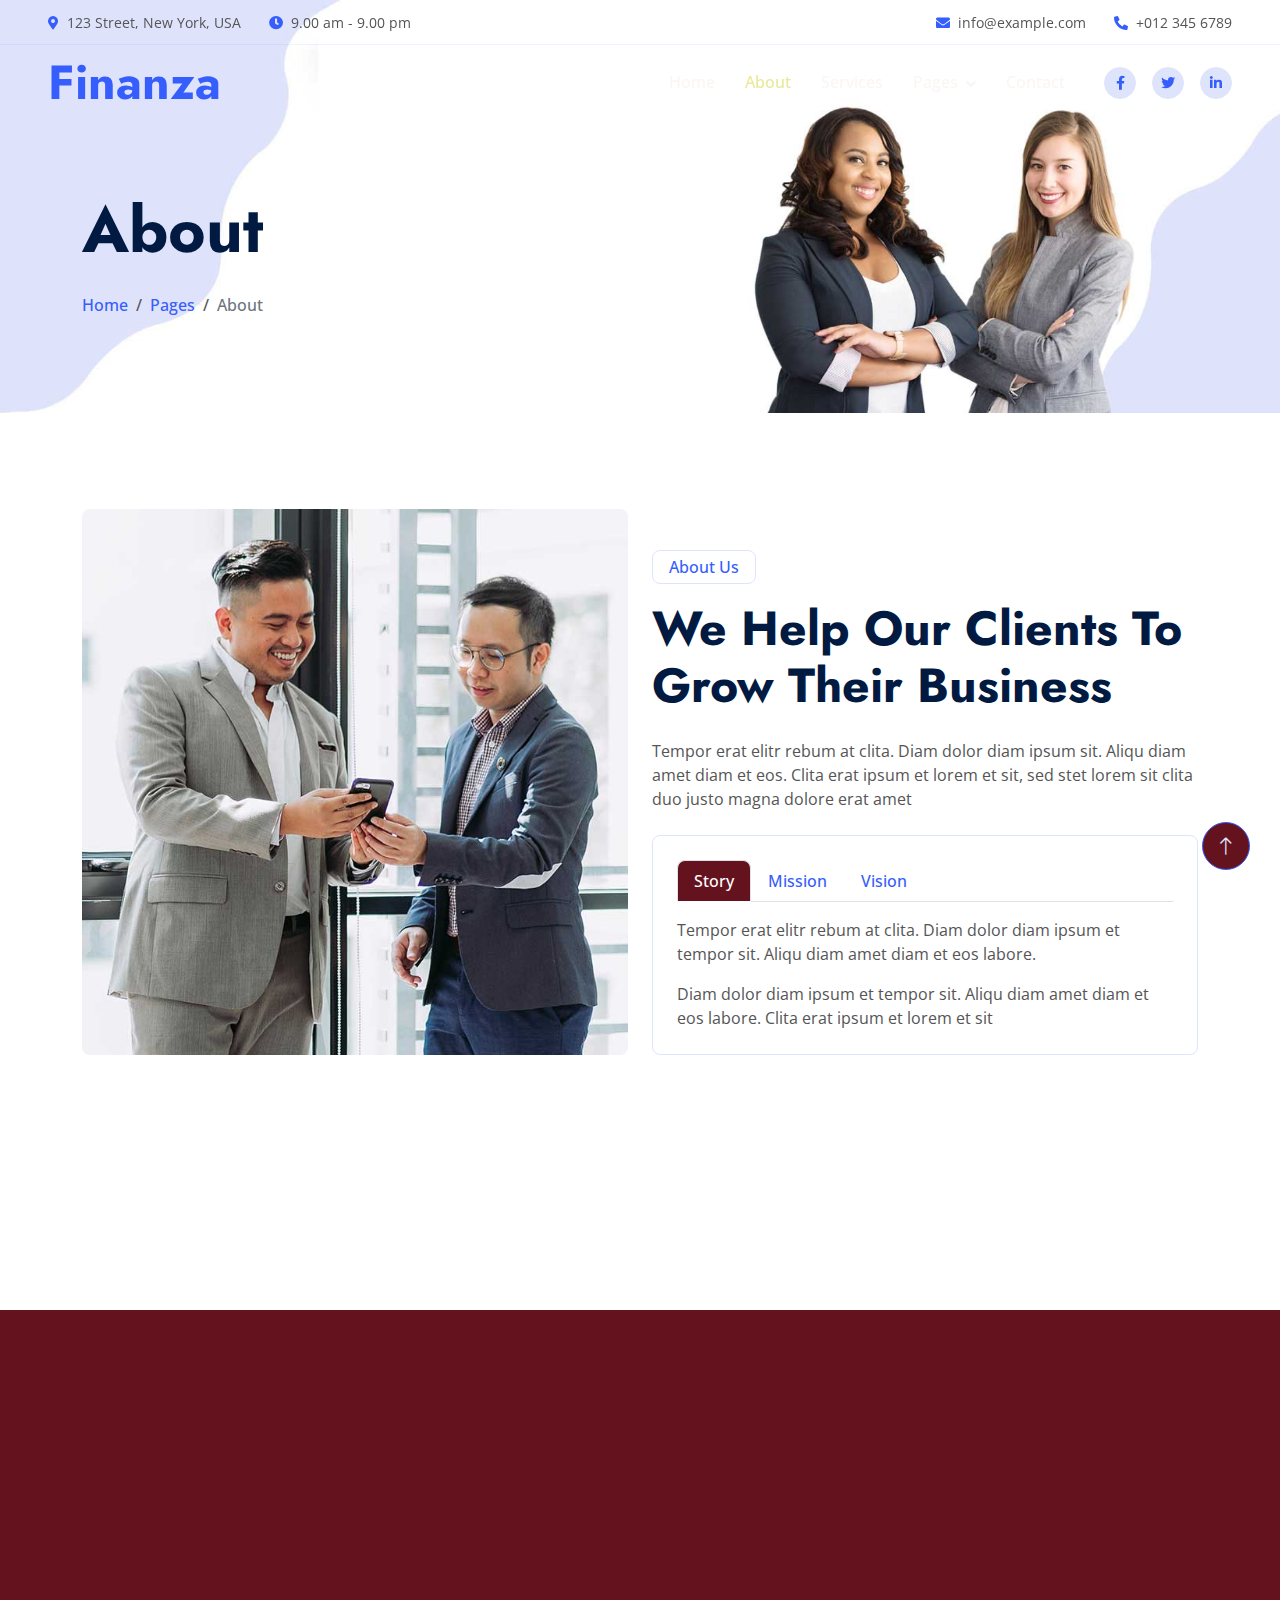
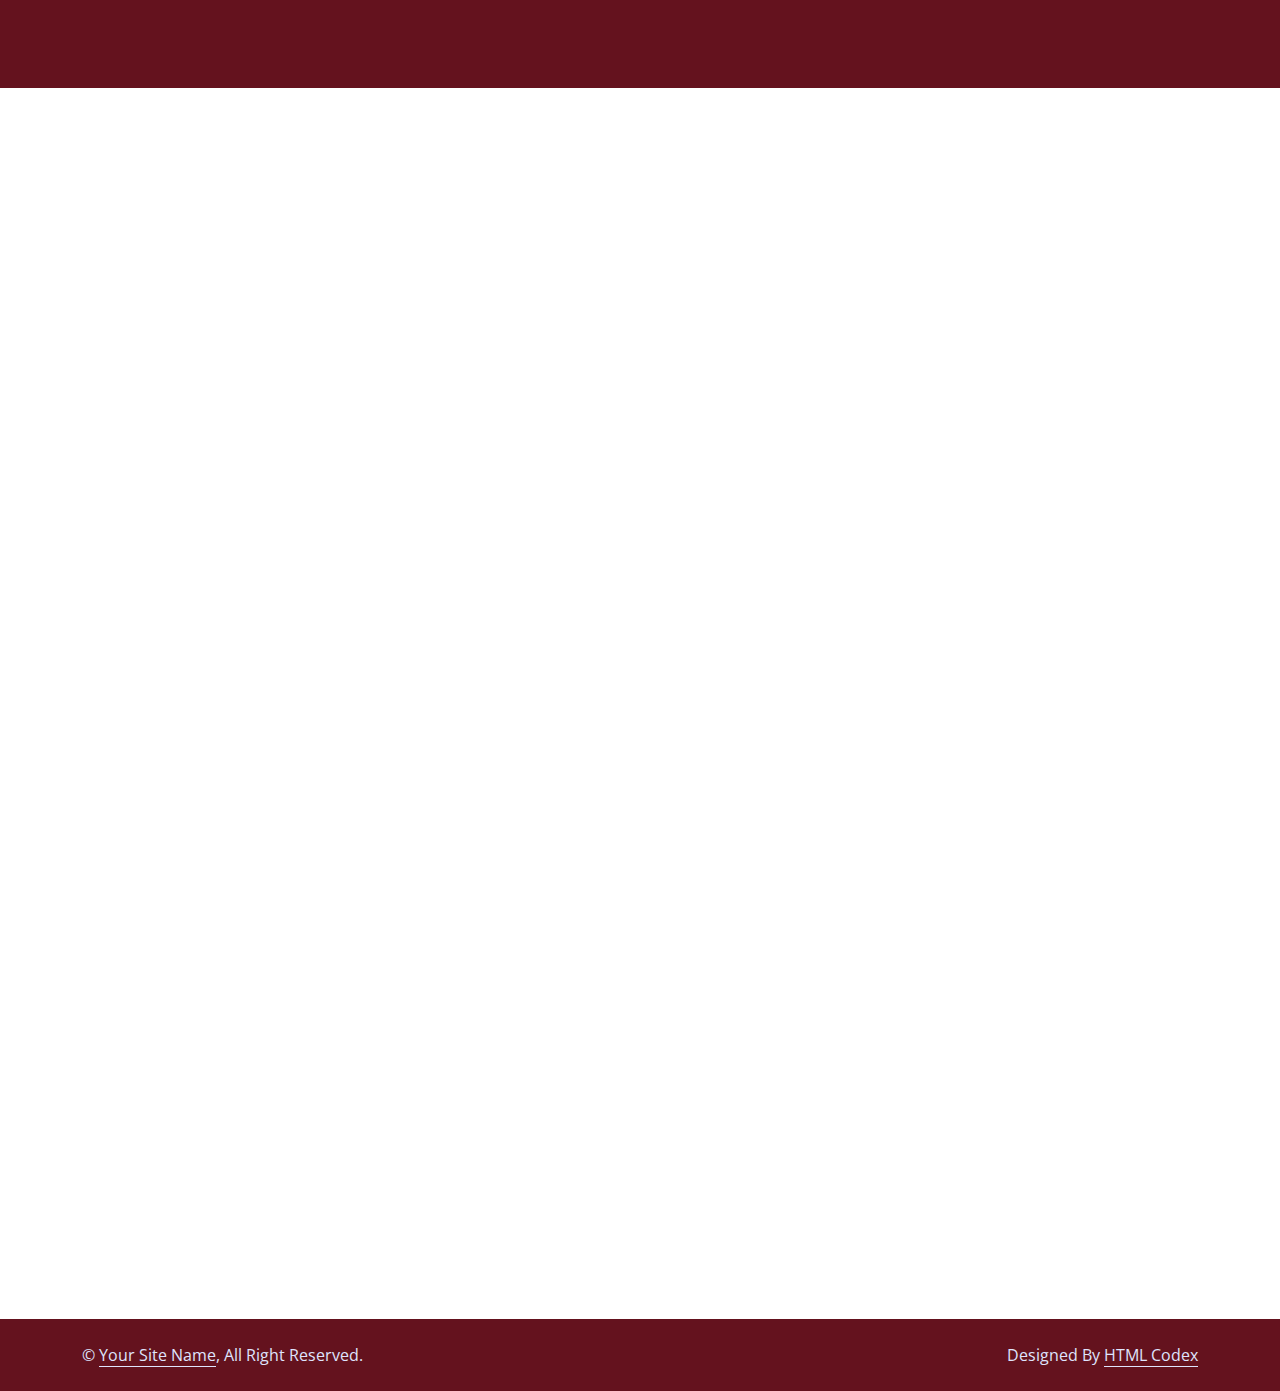
<file: KavithaFinanceFreemen/about.html>
<!DOCTYPE html>
<html lang="en">

<head>
    <meta charset="utf-8">
    <title>Finanza - Financial Services Website Template</title>
    <meta content="width=device-width, initial-scale=1.0" name="viewport">
    <meta content="" name="keywords">
    <meta content="" name="description">

    <!-- Favicon -->
    <link href="img/favicon.ico" rel="icon">

    <!-- Google Web Fonts -->
    <link rel="preconnect" href="https://fonts.googleapis.com">
    <link rel="preconnect" href="https://fonts.gstatic.com" crossorigin>
    <link href="https://fonts.googleapis.com/css2?family=Jost:wght@500;600;700&family=Open+Sans:wght@400;500&display=swap" rel="stylesheet">  

    <!-- Icon Font Stylesheet -->
    <link href="https://cdnjs.cloudflare.com/ajax/libs/font-awesome/5.10.0/css/all.min.css" rel="stylesheet">
    <link href="https://cdn.jsdelivr.net/npm/bootstrap-icons@1.4.1/font/bootstrap-icons.css" rel="stylesheet">

    <!-- Libraries Stylesheet -->
    <link href="lib/animate/animate.min.css" rel="stylesheet">
    <link href="lib/owlcarousel/assets/owl.carousel.min.css" rel="stylesheet">

    <!-- Customized Bootstrap Stylesheet -->
    <link href="css/bootstrap.min.css" rel="stylesheet">

    <!-- Template Stylesheet -->
    <link href="css/style.css" rel="stylesheet">
</head>

<body>
    <!-- Spinner Start -->
    <div id="spinner" class="show bg-white position-fixed translate-middle w-100 vh-100 top-50 start-50 d-flex align-items-center justify-content-center">
        <div class="spinner-border text-primary" role="status" style="width: 3rem; height: 3rem;"></div>
    </div>
    <!-- Spinner End -->


    <!-- Navbar Start -->
    <div class="container-fluid fixed-top px-0 wow fadeIn" data-wow-delay="0.1s">
        <div class="top-bar row gx-0 align-items-center d-none d-lg-flex">
            <div class="col-lg-6 px-5 text-start">
                <small><i class="fa fa-map-marker-alt text-primary me-2"></i>123 Street, New York, USA</small>
                <small class="ms-4"><i class="fa fa-clock text-primary me-2"></i>9.00 am - 9.00 pm</small>
            </div>
            <div class="col-lg-6 px-5 text-end">
                <small><i class="fa fa-envelope text-primary me-2"></i>info@example.com</small>
                <small class="ms-4"><i class="fa fa-phone-alt text-primary me-2"></i>+012 345 6789</small>
            </div>
        </div>

        <nav class="navbar navbar-expand-lg navbar-light py-lg-0 px-lg-5 wow fadeIn" data-wow-delay="0.1s">
            <a href="index.html" class="navbar-brand ms-4 ms-lg-0">
                <h1 class="display-5 text-primary m-0">Finanza</h1>
            </a>
            <button type="button" class="navbar-toggler me-4" data-bs-toggle="collapse" data-bs-target="#navbarCollapse">
                <span class="navbar-toggler-icon"></span>
            </button>
            <div class="collapse navbar-collapse" id="navbarCollapse">
                <div class="navbar-nav ms-auto p-4 p-lg-0">
                    <a href="index.html" class="nav-item nav-link">Home</a>
                    <a href="about.html" class="nav-item nav-link active">About</a>
                    <a href="service.html" class="nav-item nav-link">Services</a>
                    <div class="nav-item dropdown">
                        <a href="#" class="nav-link dropdown-toggle" data-bs-toggle="dropdown">Pages</a>
                        <div class="dropdown-menu border-light m-0">
                            <a href="project.html" class="dropdown-item">Projects</a>
                            <a href="feature.html" class="dropdown-item">Features</a>
                            <a href="team.html" class="dropdown-item">Team Member</a>
                            <a href="testimonial.html" class="dropdown-item">Testimonial</a>
                            <a href="404.html" class="dropdown-item">404 Page</a>
                        </div>
                    </div>
                    <a href="contact.html" class="nav-item nav-link">Contact</a>
                </div>
                <div class="d-none d-lg-flex ms-2">
                    <a class="btn btn-light btn-sm-square rounded-circle ms-3" href="">
                        <small class="fab fa-facebook-f text-primary"></small>
                    </a>
                    <a class="btn btn-light btn-sm-square rounded-circle ms-3" href="">
                        <small class="fab fa-twitter text-primary"></small>
                    </a>
                    <a class="btn btn-light btn-sm-square rounded-circle ms-3" href="">
                        <small class="fab fa-linkedin-in text-primary"></small>
                    </a>
                </div>
            </div>
        </nav>
    </div>
    <!-- Navbar End -->


    <!-- Page Header Start -->
    <div class="container-fluid page-header mb-5 wow fadeIn" data-wow-delay="0.1s">
        <div class="container">
            <h1 class="display-3 mb-4 animated slideInDown">About</h1>
            <nav aria-label="breadcrumb animated slideInDown">
                <ol class="breadcrumb mb-0">
                    <li class="breadcrumb-item"><a href="#">Home</a></li>
                    <li class="breadcrumb-item"><a href="#">Pages</a></li>
                    <li class="breadcrumb-item active" aria-current="page">About</li>
                </ol>
            </nav>
        </div>
    </div>
    <!-- Page Header End -->


    <!-- About Start -->
    <div class="container-xxl py-5">
        <div class="container">
            <div class="row g-4 align-items-end mb-4">
                <div class="col-lg-6 wow fadeInUp" data-wow-delay="0.1s">
                    <img class="img-fluid rounded" src="img/about.jpg">
                </div>
                <div class="col-lg-6 wow fadeInUp" data-wow-delay="0.3s">
                    <p class="d-inline-block border rounded text-primary fw-semi-bold py-1 px-3">About Us</p>
                    <h1 class="display-5 mb-4">We Help Our Clients To Grow Their Business</h1>
                    <p class="mb-4">Tempor erat elitr rebum at clita. Diam dolor diam ipsum sit. Aliqu diam amet diam et eos. Clita erat ipsum et lorem et sit, sed stet lorem sit clita duo justo magna dolore erat amet</p>
                    <div class="border rounded p-4">
                        <nav>
                            <div class="nav nav-tabs mb-3" id="nav-tab" role="tablist">
                                <button class="nav-link fw-semi-bold active" id="nav-story-tab" data-bs-toggle="tab" data-bs-target="#nav-story" type="button" role="tab" aria-controls="nav-story" aria-selected="true">Story</button>
                                <button class="nav-link fw-semi-bold" id="nav-mission-tab" data-bs-toggle="tab" data-bs-target="#nav-mission" type="button" role="tab" aria-controls="nav-mission" aria-selected="false">Mission</button>
                                <button class="nav-link fw-semi-bold" id="nav-vision-tab" data-bs-toggle="tab" data-bs-target="#nav-vision" type="button" role="tab" aria-controls="nav-vision" aria-selected="false">Vision</button>
                            </div>
                        </nav>
                        <div class="tab-content" id="nav-tabContent">
                            <div class="tab-pane fade show active" id="nav-story" role="tabpanel" aria-labelledby="nav-story-tab">
                                <p>Tempor erat elitr rebum at clita. Diam dolor diam ipsum et tempor sit. Aliqu diam amet diam et eos labore.</p>
                                <p class="mb-0">Diam dolor diam ipsum et tempor sit. Aliqu diam amet diam et eos labore. Clita erat ipsum et lorem et sit</p>
                            </div>
                            <div class="tab-pane fade" id="nav-mission" role="tabpanel" aria-labelledby="nav-mission-tab">
                                <p>Tempor erat elitr rebum at clita. Diam dolor diam ipsum et tempor sit. Aliqu diam amet diam et eos labore.</p>
                                <p class="mb-0">Diam dolor diam ipsum et tempor sit. Aliqu diam amet diam et eos labore. Clita erat ipsum et lorem et sit</p>
                            </div>
                            <div class="tab-pane fade" id="nav-vision" role="tabpanel" aria-labelledby="nav-vision-tab">
                                <p>Tempor erat elitr rebum at clita. Diam dolor diam ipsum et tempor sit. Aliqu diam amet diam et eos labore.</p>
                                <p class="mb-0">Diam dolor diam ipsum et tempor sit. Aliqu diam amet diam et eos labore. Clita erat ipsum et lorem et sit</p>
                            </div>
                        </div>
                    </div>
                </div>
            </div>
            <div class="border rounded p-4 wow fadeInUp" data-wow-delay="0.1s">
                <div class="row g-4">
                    <div class="col-lg-4 wow fadeIn" data-wow-delay="0.1s">
                        <div class="h-100">
                            <div class="d-flex">
                                <div class="flex-shrink-0 btn-lg-square rounded-circle bg-primary">
                                    <i class="fa fa-times text-white"></i>
                                </div>
                                <div class="ps-3">
                                    <h4>No Hidden Cost</h4>
                                    <span>Clita erat ipsum lorem sit sed stet duo justo</span>
                                </div>
                                <div class="border-end d-none d-lg-block"></div>
                            </div>
                            <div class="border-bottom mt-4 d-block d-lg-none"></div>
                        </div>
                    </div>
                    <div class="col-lg-4 wow fadeIn" data-wow-delay="0.3s">
                        <div class="h-100">
                            <div class="d-flex">
                                <div class="flex-shrink-0 btn-lg-square rounded-circle bg-primary">
                                    <i class="fa fa-users text-white"></i>
                                </div>
                                <div class="ps-3">
                                    <h4>Dedicated Team</h4>
                                    <span>Clita erat ipsum lorem sit sed stet duo justo</span>
                                </div>
                                <div class="border-end d-none d-lg-block"></div>
                            </div>
                            <div class="border-bottom mt-4 d-block d-lg-none"></div>
                        </div>
                    </div>
                    <div class="col-lg-4 wow fadeIn" data-wow-delay="0.5s">
                        <div class="h-100">
                            <div class="d-flex">
                                <div class="flex-shrink-0 btn-lg-square rounded-circle bg-primary">
                                    <i class="fa fa-phone text-white"></i>
                                </div>
                                <div class="ps-3">
                                    <h4>24/7 Available</h4>
                                    <span>Clita erat ipsum lorem sit sed stet duo justo</span>
                                </div>
                            </div>
                        </div>
                    </div>
                </div>
            </div>
        </div>
    </div>
    <!-- About End -->


    <!-- Facts Start -->
    <div class="container-fluid facts my-5 py-5">
        <div class="container py-5">
            <div class="row g-5">
                <div class="col-sm-6 col-lg-3 text-center wow fadeIn" data-wow-delay="0.1s">
                    <i class="fa fa-users fa-3x text-white mb-3"></i>
                    <h1 class="display-4 text-white" data-toggle="counter-up">1234</h1>
                    <span class="fs-5 text-white">Happy Clients</span>
                    <hr class="bg-white w-25 mx-auto mb-0">
                </div>
                <div class="col-sm-6 col-lg-3 text-center wow fadeIn" data-wow-delay="0.3s">
                    <i class="fa fa-check fa-3x text-white mb-3"></i>
                    <h1 class="display-4 text-white" data-toggle="counter-up">1234</h1>
                    <span class="fs-5 text-white">Projects Completed</span>
                    <hr class="bg-white w-25 mx-auto mb-0">
                </div>
                <div class="col-sm-6 col-lg-3 text-center wow fadeIn" data-wow-delay="0.5s">
                    <i class="fa fa-users-cog fa-3x text-white mb-3"></i>
                    <h1 class="display-4 text-white" data-toggle="counter-up">1234</h1>
                    <span class="fs-5 text-white">Dedicated Staff</span>
                    <hr class="bg-white w-25 mx-auto mb-0">
                </div>
                <div class="col-sm-6 col-lg-3 text-center wow fadeIn" data-wow-delay="0.7s">
                    <i class="fa fa-award fa-3x text-white mb-3"></i>
                    <h1 class="display-4 text-white" data-toggle="counter-up">1234</h1>
                    <span class="fs-5 text-white">Awards Achieved</span>
                    <hr class="bg-white w-25 mx-auto mb-0">
                </div>
            </div>
        </div>
    </div>
    <!-- Facts End -->


    <!-- Team Start -->
    <div class="container-xxl py-5">
        <div class="container">
            <div class="text-center mx-auto wow fadeInUp" data-wow-delay="0.1s" style="max-width: 600px;">
                <p class="d-inline-block border rounded text-primary fw-semi-bold py-1 px-3">Our Team</p>
                <h1 class="display-5 mb-5">Exclusive Team</h1>
            </div>
            <div class="row g-4">
                <div class="col-lg-4 col-md-6 wow fadeInUp" data-wow-delay="0.1s">
                    <div class="team-item">
                        <img class="img-fluid rounded" src="img/team-1.jpg" alt="">
                        <div class="team-text">
                            <h4 class="mb-0">Kate Winslet</h4>
                            <div class="team-social d-flex">
                                <a class="btn btn-square rounded-circle mx-1" href=""><i class="fab fa-facebook-f"></i></a>
                                <a class="btn btn-square rounded-circle mx-1" href=""><i class="fab fa-twitter"></i></a>
                                <a class="btn btn-square rounded-circle mx-1" href=""><i class="fab fa-instagram"></i></a>
                            </div>
                        </div>
                    </div>
                </div>
                <div class="col-lg-4 col-md-6 wow fadeInUp" data-wow-delay="0.3s">
                    <div class="team-item">
                        <img class="img-fluid rounded" src="img/team-2.jpg" alt="">
                        <div class="team-text">
                            <h4 class="mb-0">Jac Jacson</h4>
                            <div class="team-social d-flex">
                                <a class="btn btn-square rounded-circle mx-1" href=""><i class="fab fa-facebook-f"></i></a>
                                <a class="btn btn-square rounded-circle mx-1" href=""><i class="fab fa-twitter"></i></a>
                                <a class="btn btn-square rounded-circle mx-1" href=""><i class="fab fa-instagram"></i></a>
                            </div>
                        </div>
                    </div>
                </div>
                <div class="col-lg-4 col-md-6 wow fadeInUp" data-wow-delay="0.5s">
                    <div class="team-item">
                        <img class="img-fluid rounded" src="img/team-3.jpg" alt="">
                        <div class="team-text">
                            <h4 class="mb-0">Doris Jordan</h4>
                            <div class="team-social d-flex">
                                <a class="btn btn-square rounded-circle mx-1" href=""><i class="fab fa-facebook-f"></i></a>
                                <a class="btn btn-square rounded-circle mx-1" href=""><i class="fab fa-twitter"></i></a>
                                <a class="btn btn-square rounded-circle mx-1" href=""><i class="fab fa-instagram"></i></a>
                            </div>
                        </div>
                    </div>
                </div>
            </div>
        </div>
    </div>
    <!-- Team End -->
        

    <!-- Footer Start -->
    <div class="container-fluid bg-dark text-light footer mt-5 py-5 wow fadeIn" data-wow-delay="0.1s">
        <div class="container py-5">
            <div class="row g-5">
                <div class="col-lg-3 col-md-6">
                    <h4 class="text-white mb-4">Our Office</h4>
                    <p class="mb-2"><i class="fa fa-map-marker-alt me-3"></i>123 Street, New York, USA</p>
                    <p class="mb-2"><i class="fa fa-phone-alt me-3"></i>+012 345 67890</p>
                    <p class="mb-2"><i class="fa fa-envelope me-3"></i>info@example.com</p>
                    <div class="d-flex pt-2">
                        <a class="btn btn-square btn-outline-light rounded-circle me-2" href=""><i class="fab fa-twitter"></i></a>
                        <a class="btn btn-square btn-outline-light rounded-circle me-2" href=""><i class="fab fa-facebook-f"></i></a>
                        <a class="btn btn-square btn-outline-light rounded-circle me-2" href=""><i class="fab fa-youtube"></i></a>
                        <a class="btn btn-square btn-outline-light rounded-circle me-2" href=""><i class="fab fa-linkedin-in"></i></a>
                    </div>
                </div>
                <div class="col-lg-3 col-md-6">
                    <h4 class="text-white mb-4">Services</h4>
                    <a class="btn btn-link" href="">Financial Planning</a>
                    <a class="btn btn-link" href="">Cash Investment</a>
                    <a class="btn btn-link" href="">Financial Consultancy</a>
                    <a class="btn btn-link" href="">Business Loans</a>
                    <a class="btn btn-link" href="">Business Analysis</a>
                </div>
                <div class="col-lg-3 col-md-6">
                    <h4 class="text-white mb-4">Quick Links</h4>
                    <a class="btn btn-link" href="">About Us</a>
                    <a class="btn btn-link" href="">Contact Us</a>
                    <a class="btn btn-link" href="">Our Services</a>
                    <a class="btn btn-link" href="">Terms & Condition</a>
                    <a class="btn btn-link" href="">Support</a>
                </div>
                <div class="col-lg-3 col-md-6">
                    <h4 class="text-white mb-4">Newsletter</h4>
                    <p>Dolor amet sit justo amet elitr clita ipsum elitr est.</p>
                    <div class="position-relative w-100">
                        <input class="form-control bg-white border-0 w-100 py-3 ps-4 pe-5" type="text" placeholder="Your email">
                        <button type="button" class="btn btn-primary py-2 position-absolute top-0 end-0 mt-2 me-2">SignUp</button>
                    </div>
                </div>
            </div>
        </div>
    </div>
    <!-- Footer End -->


    <!-- Copyright Start -->
    <div class="container-fluid copyright py-4">
        <div class="container">
            <div class="row">
                <div class="col-md-6 text-center text-md-start mb-3 mb-md-0">
                    &copy; <a class="border-bottom" href="#">Your Site Name</a>, All Right Reserved.
                </div>
                <div class="col-md-6 text-center text-md-end">
                    <!--/*** This template is free as long as you keep the footer author’s credit link/attribution link/backlink. If you'd like to use the template without the footer author’s credit link/attribution link/backlink, you can purchase the Credit Removal License from "https://htmlcodex.com/credit-removal". Thank you for your support. ***/-->
                    Designed By <a class="border-bottom" href="https://htmlcodex.com">HTML Codex</a>
                </div>
            </div>
        </div>
    </div>
    <!-- Copyright End -->


    <!-- Back to Top -->
    <a href="#" class="btn btn-lg btn-primary btn-lg-square rounded-circle back-to-top"><i class="bi bi-arrow-up"></i></a>


    <!-- JavaScript Libraries -->
    <script src="https://code.jquery.com/jquery-3.4.1.min.js"></script>
    <script src="https://cdn.jsdelivr.net/npm/bootstrap@5.0.0/dist/js/bootstrap.bundle.min.js"></script>
    <script src="lib/wow/wow.min.js"></script>
    <script src="lib/easing/easing.min.js"></script>
    <script src="lib/waypoints/waypoints.min.js"></script>
    <script src="lib/owlcarousel/owl.carousel.min.js"></script>
    <script src="lib/counterup/counterup.min.js"></script>

    <!-- Template Javascript -->
    <script src="js/main.js"></script>
</body>

</html>
</file>
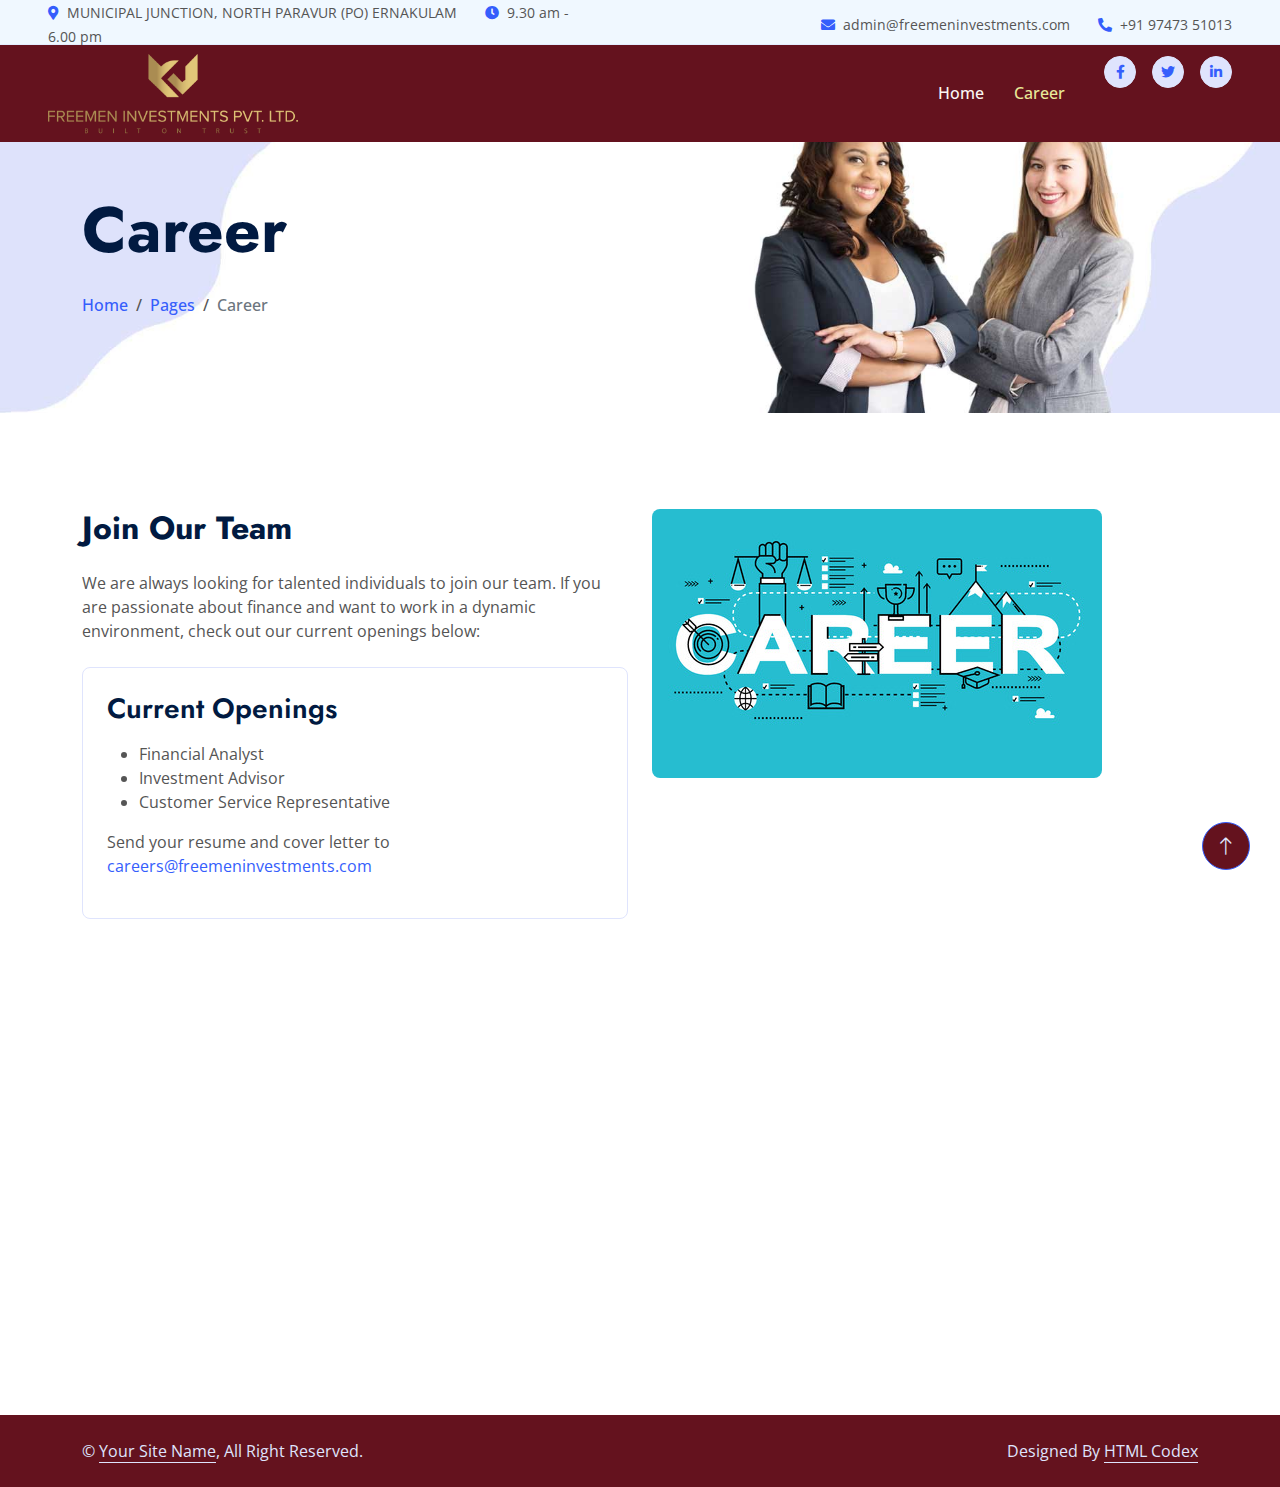
<file: KavithaFinanceFreemen/career.html>
<!DOCTYPE html>
<html lang="en">

<head>
    <meta charset="utf-8">
    <title>Freemen Investments Pvt. Ltd.</title>
    <meta content="width=device-width, initial-scale=1.0" name="viewport">
    <meta content="" name="keywords">
    <meta content="" name="description">

    <!-- Favicon -->
    <link href="img/favicon.ico" rel="icon">

    <!-- Google Web Fonts -->
    <link rel="preconnect" href="https://fonts.googleapis.com">
    <link rel="preconnect" href="https://fonts.gstatic.com" crossorigin>
    <link href="https://fonts.googleapis.com/css2?family=Jost:wght@500;600;700&family=Open+Sans:wght@400;500&display=swap" rel="stylesheet">

    <!-- Icon Font Stylesheet -->
    <link href="https://cdnjs.cloudflare.com/ajax/libs/font-awesome/5.10.0/css/all.min.css" rel="stylesheet">
    <link href="https://cdn.jsdelivr.net/npm/bootstrap-icons@1.4.1/font/bootstrap-icons.css" rel="stylesheet">

    <!-- Libraries Stylesheet -->
    <link href="lib/animate/animate.min.css" rel="stylesheet">
    <link href="lib/owlcarousel/assets/owl.carousel.min.css" rel="stylesheet">

    <!-- Customized Bootstrap Stylesheet -->
    <link href="css/bootstrap.min.css" rel="stylesheet">

    <!-- Template Stylesheet -->
    <link href="css/style.css" rel="stylesheet">
</head>

<body>
    <!-- Spinner Start -->
    <div id="spinner" class="show bg-white position-fixed translate-middle w-100 vh-100 top-50 start-50 d-flex align-items-center justify-content-center">
        <div class="spinner-border text-primary" role="status" style="width: 3rem; height: 3rem;"></div>
    </div>
    <!-- Spinner End -->


    <!-- Navbar Start -->
    <div class="container-fluid fixed-top px-0 wow fadeIn" data-wow-delay="0.1s">
        <div style="background-color: aliceblue;" class="top-bar row gx-0 align-items-center d-none d-lg-flex">
            <div class="col-lg-6 px-5 text-start">
                <small><i class="fa fa-map-marker-alt text-primary me-2"></i>MUNICIPAL JUNCTION, NORTH PARAVUR (PO) ERNAKULAM </small>
                <small class="ms-4"><i class="fa fa-clock text-primary me-2"></i>9.30 am - 6.00 pm</small>
            </div>
            <div class="col-lg-6 px-5 text-end">
                <small><i class="fa fa-envelope text-primary me-2"></i>admin@freemeninvestments.com</small>
                <small class="ms-4"><i class="fa fa-phone-alt text-primary me-2"></i>+91 97473 51013</small>
            </div>
        </div>

        <nav style="background-color: #64121e;" class="navbar navbar-expand-lg navbar-light py-lg-0 px-lg-5 wow fadeIn" data-wow-delay="0.1s">
            <a href="index.html" class="navbar-brand ms-4 ms-lg-0">
                <h1 class="display-5 text-primary m-0">
                    <img src="img/freemaninvestments-logo.png" width="250px" alt="Freemen Investments Pvt. Ltd.">
                </h1>
            </a>
            <button type="button" class="navbar-toggler me-4" data-bs-toggle="collapse" data-bs-target="#navbarCollapse">
                <span class="navbar-toggler-icon"></span>
            </button>
            <div class="collapse navbar-collapse" id="navbarCollapse">
                <div class="navbar-nav ms-auto p-4 p-lg-0">
                    <a href="index.html" id="homelink" class="nav-item nav-link">Home</a>
                    <a href="careers.html" id="careerlink" class="nav-item nav-link active">Career</a>
                <div class="d-none d-lg-flex ms-2">
                    <a class="btn btn-light btn-sm-square rounded-circle ms-3" href="#">
                        <small class="fab fa-facebook-f text-primary"></small>
                    </a>
                    <a class="btn btn-light btn-sm-square rounded-circle ms-3" href="#">
                        <small class="fab fa-twitter text-primary"></small>
                    </a>
                    <a class="btn btn-light btn-sm-square rounded-circle ms-3" href="#">
                        <small class="fab fa-linkedin-in text-primary"></small>
                    </a>
                </div>
            </div>
        </nav>
    </div>
    <!-- Navbar End -->

    <!-- Page Header Start -->
    <div class="container-fluid page-header mb-5 wow fadeIn" data-wow-delay="0.1s">
        <div class="container">
            <h1 class="display-3 mb-4 animated slideInDown">Career</h1>
            <nav aria-label="breadcrumb animated slideInDown">
                <ol class="breadcrumb mb-0">
                    <li class="breadcrumb-item"><a href="index.html">Home</a></li>
                    <li class="breadcrumb-item"><a href="#">Pages</a></li>
                    <li class="breadcrumb-item active" aria-current="page">Career</li>
                </ol>
            </nav>
        </div>
    </div>
    <!-- Page Header End -->

    <!-- Career Section Start -->
    <section id="career" class="container py-5">
        <div class="row">
            <div class="col-lg-6">
                <h2 class="mb-4">Join Our Team</h2>
                <p class="mb-4">We are always looking for talented individuals to join our team. If you are passionate about finance and want to work in a dynamic environment, check out our current openings below:</p>
                <div class="border rounded p-4">
                    <h3 class="mb-3">Current Openings</h3>
                    <ul>
                        <li>Financial Analyst</li>
                        <li>Investment Advisor</li>
                        <li>Customer Service Representative</li>
                    </ul>
                    <p class="mt-3">Send your resume and cover letter to <a href="mailto:careers@freemeninvestments.com">careers@freemeninvestments.com</a></p>
                </div>
            </div>
            <div class="col-lg-6">
                <img src="img/64418121-word-career-line-flat-vector-business-design-for-job-candidate-evaluation-interviewing-assessment.jpg" class="img-fluid rounded" alt="Career Image">
            </div>
        </div>
    </section>
    <!-- Career Section End -->

    <!-- Footer Start -->
    <div class="container-fluid bg-dark text-light footer mt-5 py-5 wow fadeIn" data-wow-delay="0.1s">
        <div class="container py-5">
            <div class="row g-5">
                <div class="col-lg-3 col-md-6">
                    <h4 class="text-white mb-4">Our Office</h4>
                    <p class="mb-2"><i class="fa fa-map-marker-alt me-3"></i>123 Street, New York, USA</p>
                    <p class="mb-2"><i class="fa fa-phone-alt me-3"></i>+012 345 67890</p>
                    <p class="mb-2"><i class="fa fa-envelope me-3"></i>info@example.com</p>
                    <div class="d-flex pt-2">
                        <a class="btn btn-square btn-outline-light rounded-circle me-2" href="#"><i class="fab fa-twitter"></i></a>
                        <a class="btn btn-square btn-outline-light rounded-circle me-2" href="#"><i class="fab fa-facebook-f"></i></a>
                        <a class="btn btn-square btn-outline-light rounded-circle me-2" href="#"><i class="fab fa-youtube"></i></a>
                        <a class="btn btn-square btn-outline-light rounded-circle me-2" href="#"><i class="fab fa-linkedin-in"></i></a>
                    </div>
                </div>
                <div class="col-lg-3 col-md-6">
                    <h4 class="text-white mb-4">Services</h4>
                    <a class="btn btn-link" href="#">Financial Planning</a>
                    <a class="btn btn-link" href="#">Cash Investment</a>
                    <a class="btn btn-link" href="#">Financial Consultancy</a>
                    <a class="btn btn-link" href="#">Business Loans</a>
                    <a class="btn btn-link" href="#">Business Analysis</a>
                </div>
                <div class="col-lg-3 col-md-6">
                    <h4 class="text-white mb-4">Quick Links</h4>
                    <a class="btn btn-link" href="#">About Us</a>
                    <a class="btn btn-link" href="#">Contact Us</a>
                    <a class="btn btn-link" href="#">Our Services</a>
                    <a class="btn btn-link" href="#">Terms & Condition</a>
                    <a class="btn btn-link" href="#">Support</a>
                </div>
                <div class="col-lg-3 col-md-6">
                    <h4 class="text-white mb-4">Newsletter</h4>
                    <p>Dolor amet sit justo amet elitr clita ipsum elitr est.</p>
                    <div class="position-relative w-100">
                        <input class="form-control bg-white border-0 w-100 py-3 ps-4 pe-5" type="text" placeholder="Your email">
                        <button type="button" class="btn btn-primary py-2 position-absolute top-0 end-0 mt-2 me-2">SignUp</button>
                    </div>
                </div>
            </div>
        </div>
    </div>
    <!-- Footer End -->

    <!-- Copyright Start -->
    <div class="container-fluid copyright py-4">
        <div class="container">
            <div class="row">
                <div class="col-md-6 text-center text-md-start mb-3 mb-md-0">
                    &copy; <a class="border-bottom" href="#">Your Site Name</a>, All Right Reserved.
                </div>
                <div class="col-md-6 text-center text-md-end">
                    <!--/*** This template is free as long as you keep the footer author’s credit link/attribution link/backlink. If you'd like to use the template without the footer author’s credit link/attribution link/backlink, you can purchase the Credit Removal License from "https://htmlcodex.com/credit-removal". Thank you for your support. ***/-->
                    Designed By <a class="border-bottom" href="https://htmlcodex.com">HTML Codex</a>
                </div>
            </div>
        </div>
    </div>
    <!-- Copyright End -->

    <!-- Back to Top -->
    <a href="#" class="btn btn-lg btn-primary btn-lg-square rounded-circle back-to-top"><i class="bi bi-arrow-up"></i></a>

    <!-- JavaScript Libraries -->
    <script src="https://code.jquery.com/jquery-3.4.1.min.js"></script>
    <script src="https://cdn.jsdelivr.net/npm/bootstrap@5.0.0/dist/js/bootstrap.bundle.min.js"></script>
    <script src="lib/wow/wow.min.js"></script>
    <script src="lib/easing/easing.min.js"></script>
    <script src="lib/waypoints/waypoints.min.js"></script>
    <script src="lib/owlcarousel/owl.carousel.min.js"></script>
    <script src="lib/counterup/counterup.min.js"></script>

    <!-- Template Javascript -->
    <script src="js/main.js"></script>
</body>

</html>
</file>
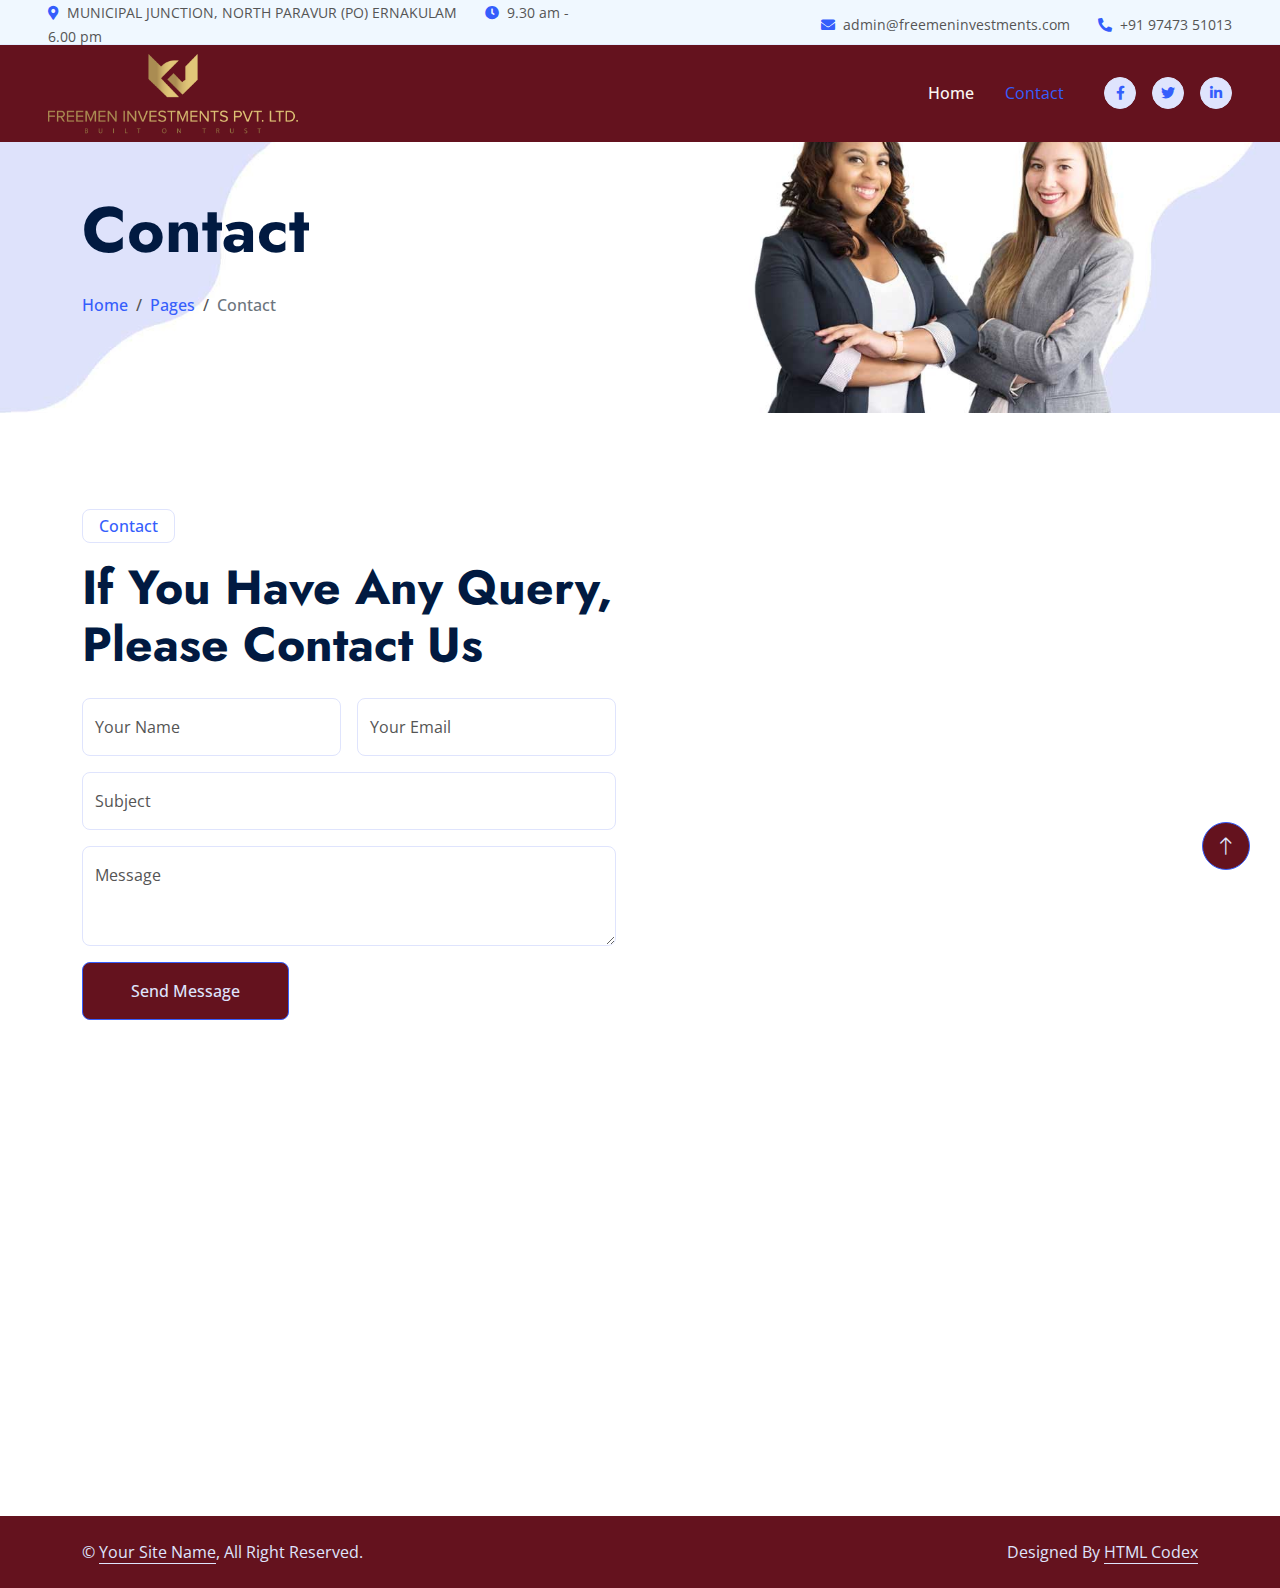
<file: KavithaFinanceFreemen/contact.html>
<!DOCTYPE html>
<html lang="en">

<head>
    <meta charset="utf-8">
    <title>Freemen Investments Pvt. Ltd.</title>
    <meta content="width=device-width, initial-scale=1.0" name="viewport">
    <meta content="" name="keywords">
    <meta content="" name="description">

    <!-- Favicon -->
    <link href="img/favicon.ico" rel="icon">

    <!-- Google Web Fonts -->
    <link rel="preconnect" href="https://fonts.googleapis.com">
    <link rel="preconnect" href="https://fonts.gstatic.com" crossorigin>
    <link href="https://fonts.googleapis.com/css2?family=Jost:wght@500;600;700&family=Open+Sans:wght@400;500&display=swap" rel="stylesheet">  

    <!-- Icon Font Stylesheet -->
    <link href="https://cdnjs.cloudflare.com/ajax/libs/font-awesome/5.10.0/css/all.min.css" rel="stylesheet">
    <link href="https://cdn.jsdelivr.net/npm/bootstrap-icons@1.4.1/font/bootstrap-icons.css" rel="stylesheet">

    <!-- Libraries Stylesheet -->
    <link href="lib/animate/animate.min.css" rel="stylesheet">
    <link href="lib/owlcarousel/assets/owl.carousel.min.css" rel="stylesheet">

    <!-- Customized Bootstrap Stylesheet -->
    <link href="css/bootstrap.min.css" rel="stylesheet">

    <!-- Template Stylesheet -->
    <link href="css/style.css" rel="stylesheet">
</head>

<body>
    <!-- Spinner Start -->
    <div id="spinner" class="show bg-white position-fixed translate-middle w-100 vh-100 top-50 start-50 d-flex align-items-center justify-content-center">
        <div class="spinner-border text-primary" role="status" style="width: 3rem; height: 3rem;"></div>
    </div>
    <!-- Spinner End -->


    <!-- Navbar Start -->
    <div class="container-fluid fixed-top px-0 wow fadeIn" data-wow-delay="0.1s">
        <div style="background-color: aliceblue;" class="top-bar row gx-0 align-items-center d-none d-lg-flex">
            <div class="col-lg-6 px-5 text-start">
                <small><i class="fa fa-map-marker-alt text-primary me-2"></i>MUNICIPAL JUNCTION, NORTH PARAVUR (PO) ERNAKULAM </small>
                <small class="ms-4"><i class="fa fa-clock text-primary me-2"></i>9.30 am - 6.00 pm</small>
            </div>
            <div class="col-lg-6 px-5 text-end">
                <small><i class="fa fa-envelope text-primary me-2"></i>admin@freemeninvestments.com</small>
                <small class="ms-4"><i class="fa fa-phone-alt text-primary me-2"></i>+91 97473 51013</small>
            </div>
        </div>

        <nav style="background-color: #64121e;" class="navbar navbar-expand-lg navbar-light py-lg-0 px-lg-5 wow fadeIn" data-wow-delay="0.1s">
            <a href="index.html" class="navbar-brand ms-4 ms-lg-0">
                <h1 class="display-5 text-primary m-0">
                    <img src="img/freemaninvestments-logo.png"  width="250px"/>


                </h1>
            </a>
            <button type="button" class="navbar-toggler me-4" data-bs-toggle="collapse" data-bs-target="#navbarCollapse">
                <span class="navbar-toggler-icon"></span>
            </button>
            <div class="collapse navbar-collapse" id="navbarCollapse">
                <div class="navbar-nav ms-auto p-4 p-lg-0">
                    <a href="index.html" id="homelink" class="nav-item nav-link  " >Home</a>
                   
                    
                    </div>
                    <a href="contact.html" id="contact" class="nav-item nav-link ">Contact</a>
                </div>
                <div class="d-none d-lg-flex ms-2">
                    <a class="btn btn-light btn-sm-square rounded-circle ms-3" href="">
                        <small class="fab fa-facebook-f text-primary"></small>
                    </a>
                    <a class="btn btn-light btn-sm-square rounded-circle ms-3" href="">
                        <small class="fab fa-twitter text-primary"></small>
                    </a>
                    <a class="btn btn-light btn-sm-square rounded-circle ms-3" href="">
                        <small class="fab fa-linkedin-in text-primary"></small>
                    </a>
                </div>
            </div>
        </nav>
    </div>
    <!-- Navbar End -->

    <!-- Page Header Start -->
    <div class="container-fluid page-header mb-5 wow fadeIn" data-wow-delay="0.1s">
        <div class="container">
            <h1 class="display-3 mb-4 animated slideInDown">Contact</h1>
            <nav aria-label="breadcrumb animated slideInDown">
                <ol class="breadcrumb mb-0">
                    <li class="breadcrumb-item"><a href="#">Home</a></li>
                    <li class="breadcrumb-item"><a href="#">Pages</a></li>
                    <li class="breadcrumb-item active" aria-current="page">Contact</li>
                </ol>
            </nav>
        </div>
    </div>
    <!-- Page Header End -->


    <!-- Contact Start -->
    <div class="container-xxl py-5">
        <div class="container">
            <div class="row g-5">
                <div class="col-lg-6 wow fadeIn" data-wow-delay="0.1s">
                    <p class="d-inline-block border rounded text-primary fw-semi-bold py-1 px-3">Contact</p>
                    <h1 class="display-5 mb-4">If You Have Any Query, Please Contact Us</h1>
                  
                    <form>
                        <div class="row g-3">
                            <div class="col-md-6">
                                <div class="form-floating">
                                    <input type="text" class="form-control" id="name" placeholder="Your Name">
                                    <label for="name">Your Name</label>
                                </div>
                            </div>
                            <div class="col-md-6">
                                <div class="form-floating">
                                    <input type="email" class="form-control" id="email" placeholder="Your Email">
                                    <label for="email">Your Email</label>
                                </div>
                            </div>
                            <div class="col-12">
                                <div class="form-floating">
                                    <input type="text" class="form-control" id="subject" placeholder="Subject">
                                    <label for="subject">Subject</label>
                                </div>
                            </div>
                            <div class="col-12">
                                <div class="form-floating">
                                    <textarea class="form-control" placeholder="Leave a message here" id="message" style="height: 100px"></textarea>
                                    <label for="message">Message</label>
                                </div>
                            </div>
                            <div class="col-12">
                                <button class="btn btn-primary py-3 px-5" type="submit">Send Message</button>
                            </div>
                        </div>
                    </form>
                </div>
                <div class="col-lg-6 wow fadeIn" data-wow-delay="0.5s" style="min-height: 450px;">
                    <div class="position-relative rounded overflow-hidden h-100">
                        <iframe class="position-relative w-100 h-100"
                        src="https://www.google.com/maps/embed?pb=!1m18!1m12!1m3!1d3001156.4288297426!2d-78.01371936852176!3d42.72876761954724!2m3!1f0!2f0!3f0!3m2!1i1024!2i768!4f13.1!3m3!1m2!1s0x4ccc4bf0f123a5a9%3A0xddcfc6c1de189567!2sNew%20York%2C%20USA!5e0!3m2!1sen!2sbd!4v1603794290143!5m2!1sen!2sbd"
                        frameborder="0" style="min-height: 450px; border:0;" allowfullscreen="" aria-hidden="false"
                        tabindex="0"></iframe>
                    </div>
                </div>
            </div>
        </div>
    </div>

    <!-- Contact End -->


    <!-- Footer Start -->
    <div class="container-fluid bg-dark text-light footer mt-5 py-5 wow fadeIn" data-wow-delay="0.1s">
        <div class="container py-5">
            <div class="row g-5">
                <div class="col-lg-3 col-md-6">
                    <h4 class="text-white mb-4">Our Office</h4>
                    <p class="mb-2"><i class="fa fa-map-marker-alt me-3"></i>123 Street, New York, USA</p>
                    <p class="mb-2"><i class="fa fa-phone-alt me-3"></i>+012 345 67890</p>
                    <p class="mb-2"><i class="fa fa-envelope me-3"></i>info@example.com</p>
                    <div class="d-flex pt-2">
                        <a class="btn btn-square btn-outline-light rounded-circle me-2" href=""><i class="fab fa-twitter"></i></a>
                        <a class="btn btn-square btn-outline-light rounded-circle me-2" href=""><i class="fab fa-facebook-f"></i></a>
                        <a class="btn btn-square btn-outline-light rounded-circle me-2" href=""><i class="fab fa-youtube"></i></a>
                        <a class="btn btn-square btn-outline-light rounded-circle me-2" href=""><i class="fab fa-linkedin-in"></i></a>
                    </div>
                </div>
                <div class="col-lg-3 col-md-6">
                    <h4 class="text-white mb-4">Services</h4>
                    <a class="btn btn-link" href="">Financial Planning</a>
                    <a class="btn btn-link" href="">Cash Investment</a>
                    <a class="btn btn-link" href="">Financial Consultancy</a>
                    <a class="btn btn-link" href="">Business Loans</a>
                    <a class="btn btn-link" href="">Business Analysis</a>
                </div>
                <div class="col-lg-3 col-md-6">
                    <h4 class="text-white mb-4">Quick Links</h4>
                    <a class="btn btn-link" href="">About Us</a>
                    <a class="btn btn-link" href="">Contact Us</a>
                    <a class="btn btn-link" href="">Our Services</a>
                    <a class="btn btn-link" href="">Terms & Condition</a>
                    <a class="btn btn-link" href="">Support</a>
                </div>
                <div class="col-lg-3 col-md-6">
                    <h4 class="text-white mb-4">Newsletter</h4>
                    <p>Dolor amet sit justo amet elitr clita ipsum elitr est.</p>
                    <div class="position-relative w-100">
                        <input class="form-control bg-white border-0 w-100 py-3 ps-4 pe-5" type="text" placeholder="Your email">
                        <button type="button" class="btn btn-primary py-2 position-absolute top-0 end-0 mt-2 me-2">SignUp</button>
                    </div>
                </div>
            </div>
        </div>
    </div>
    <!-- Footer End -->


    <!-- Copyright Start -->
    <div class="container-fluid copyright py-4">
        <div class="container">
            <div class="row">
                <div class="col-md-6 text-center text-md-start mb-3 mb-md-0">
                    &copy; <a class="border-bottom" href="#">Your Site Name</a>, All Right Reserved.
                </div>
                <div class="col-md-6 text-center text-md-end">
                    <!--/*** This template is free as long as you keep the footer author’s credit link/attribution link/backlink. If you'd like to use the template without the footer author’s credit link/attribution link/backlink, you can purchase the Credit Removal License from "https://htmlcodex.com/credit-removal". Thank you for your support. ***/-->
                    Designed By <a class="border-bottom" href="https://htmlcodex.com">HTML Codex</a>
                </div>
            </div>
        </div>
    </div>
    <!-- Copyright End -->


    <!-- Back to Top -->
    <a href="#" class="btn btn-lg btn-primary btn-lg-square rounded-circle back-to-top"><i class="bi bi-arrow-up"></i></a>


    <!-- JavaScript Libraries -->
    <script src="https://code.jquery.com/jquery-3.4.1.min.js"></script>
    <script src="https://cdn.jsdelivr.net/npm/bootstrap@5.0.0/dist/js/bootstrap.bundle.min.js"></script>
    <script src="lib/wow/wow.min.js"></script>
    <script src="lib/easing/easing.min.js"></script>
    <script src="lib/waypoints/waypoints.min.js"></script>
    <script src="lib/owlcarousel/owl.carousel.min.js"></script>
    <script src="lib/counterup/counterup.min.js"></script>

    <!-- Template Javascript -->
    <script src="js/main.js"></script>
</body>

</html>
</file>
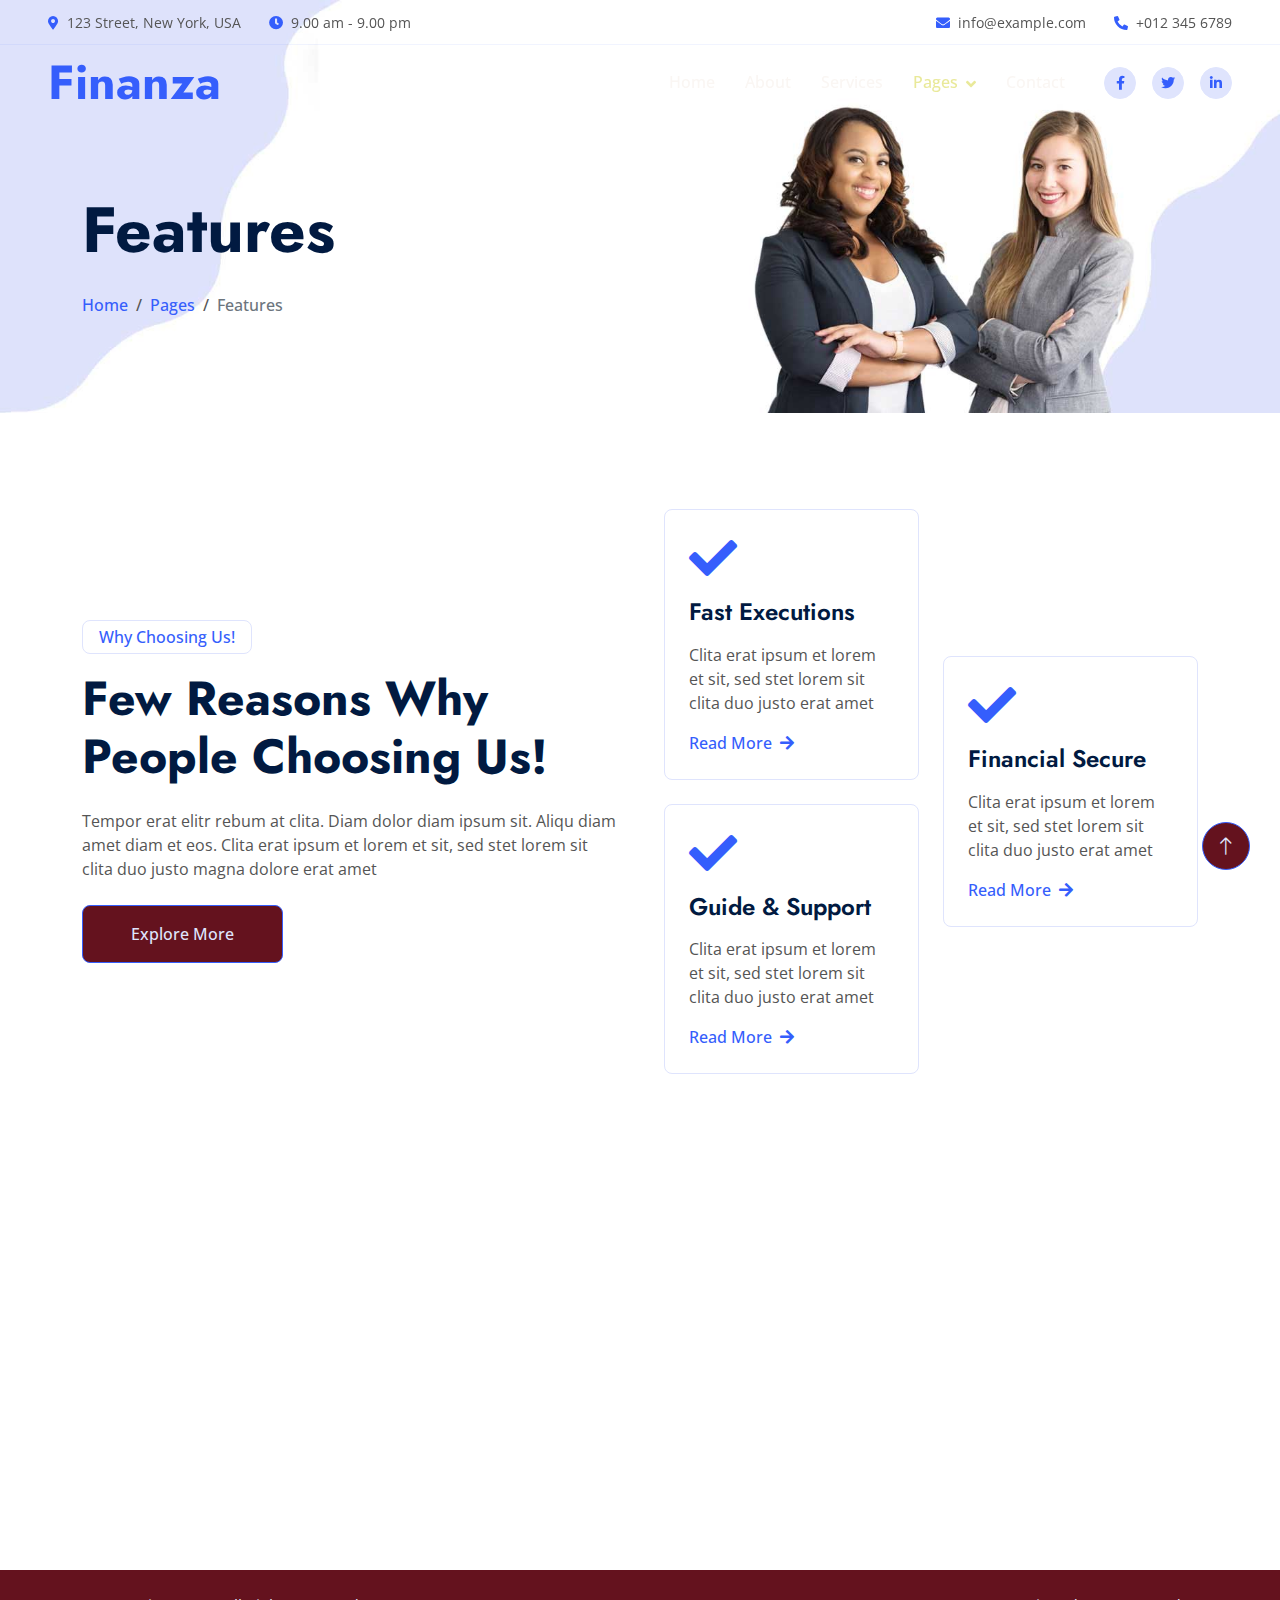
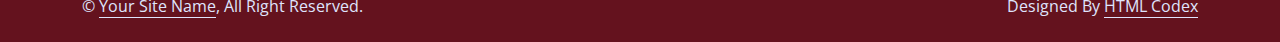
<file: KavithaFinanceFreemen/feature.html>
<!DOCTYPE html>
<html lang="en">

<head>
    <meta charset="utf-8">
    <title>Finanza - Financial Services Website Template</title>
    <meta content="width=device-width, initial-scale=1.0" name="viewport">
    <meta content="" name="keywords">
    <meta content="" name="description">

    <!-- Favicon -->
    <link href="img/favicon.ico" rel="icon">

    <!-- Google Web Fonts -->
    <link rel="preconnect" href="https://fonts.googleapis.com">
    <link rel="preconnect" href="https://fonts.gstatic.com" crossorigin>
    <link href="https://fonts.googleapis.com/css2?family=Jost:wght@500;600;700&family=Open+Sans:wght@400;500&display=swap" rel="stylesheet">  

    <!-- Icon Font Stylesheet -->
    <link href="https://cdnjs.cloudflare.com/ajax/libs/font-awesome/5.10.0/css/all.min.css" rel="stylesheet">
    <link href="https://cdn.jsdelivr.net/npm/bootstrap-icons@1.4.1/font/bootstrap-icons.css" rel="stylesheet">

    <!-- Libraries Stylesheet -->
    <link href="lib/animate/animate.min.css" rel="stylesheet">
    <link href="lib/owlcarousel/assets/owl.carousel.min.css" rel="stylesheet">

    <!-- Customized Bootstrap Stylesheet -->
    <link href="css/bootstrap.min.css" rel="stylesheet">

    <!-- Template Stylesheet -->
    <link href="css/style.css" rel="stylesheet">
</head>

<body>
    <!-- Spinner Start -->
    <div id="spinner" class="show bg-white position-fixed translate-middle w-100 vh-100 top-50 start-50 d-flex align-items-center justify-content-center">
        <div class="spinner-border text-primary" role="status" style="width: 3rem; height: 3rem;"></div>
    </div>
    <!-- Spinner End -->


    <!-- Navbar Start -->
    <div class="container-fluid fixed-top px-0 wow fadeIn" data-wow-delay="0.1s">
        <div class="top-bar row gx-0 align-items-center d-none d-lg-flex">
            <div class="col-lg-6 px-5 text-start">
                <small><i class="fa fa-map-marker-alt text-primary me-2"></i>123 Street, New York, USA</small>
                <small class="ms-4"><i class="fa fa-clock text-primary me-2"></i>9.00 am - 9.00 pm</small>
            </div>
            <div class="col-lg-6 px-5 text-end">
                <small><i class="fa fa-envelope text-primary me-2"></i>info@example.com</small>
                <small class="ms-4"><i class="fa fa-phone-alt text-primary me-2"></i>+012 345 6789</small>
            </div>
        </div>

        <nav class="navbar navbar-expand-lg navbar-light py-lg-0 px-lg-5 wow fadeIn" data-wow-delay="0.1s">
            <a href="index.html" class="navbar-brand ms-4 ms-lg-0">
                <h1 class="display-5 text-primary m-0">Finanza</h1>
            </a>
            <button type="button" class="navbar-toggler me-4" data-bs-toggle="collapse" data-bs-target="#navbarCollapse">
                <span class="navbar-toggler-icon"></span>
            </button>
            <div class="collapse navbar-collapse" id="navbarCollapse">
                <div class="navbar-nav ms-auto p-4 p-lg-0">
                    <a href="index.html" class="nav-item nav-link">Home</a>
                    <a href="about.html" class="nav-item nav-link">About</a>
                    <a href="service.html" class="nav-item nav-link">Services</a>
                    <div class="nav-item dropdown">
                        <a href="#" class="nav-link dropdown-toggle active" data-bs-toggle="dropdown">Pages</a>
                        <div class="dropdown-menu border-light m-0">
                            <a href="project.html" class="dropdown-item">Projects</a>
                            <a href="feature.html" class="dropdown-item active">Features</a>
                            <a href="team.html" class="dropdown-item">Team Member</a>
                            <a href="testimonial.html" class="dropdown-item">Testimonial</a>
                            <a href="404.html" class="dropdown-item">404 Page</a>
                        </div>
                    </div>
                    <a href="contact.html" class="nav-item nav-link">Contact</a>
                </div>
                <div class="d-none d-lg-flex ms-2">
                    <a class="btn btn-light btn-sm-square rounded-circle ms-3" href="">
                        <small class="fab fa-facebook-f text-primary"></small>
                    </a>
                    <a class="btn btn-light btn-sm-square rounded-circle ms-3" href="">
                        <small class="fab fa-twitter text-primary"></small>
                    </a>
                    <a class="btn btn-light btn-sm-square rounded-circle ms-3" href="">
                        <small class="fab fa-linkedin-in text-primary"></small>
                    </a>
                </div>
            </div>
        </nav>
    </div>
    <!-- Navbar End -->


    <!-- Page Header Start -->
    <div class="container-fluid page-header mb-5 wow fadeIn" data-wow-delay="0.1s">
        <div class="container">
            <h1 class="display-3 mb-4 animated slideInDown">Features</h1>
            <nav aria-label="breadcrumb animated slideInDown">
                <ol class="breadcrumb mb-0">
                    <li class="breadcrumb-item"><a href="#">Home</a></li>
                    <li class="breadcrumb-item"><a href="#">Pages</a></li>
                    <li class="breadcrumb-item active" aria-current="page">Features</li>
                </ol>
            </nav>
        </div>
    </div>
    <!-- Page Header End -->


    <!-- Features Start -->
    <div class="container-xxl feature py-5">
        <div class="container">
            <div class="row g-5 align-items-center">
                <div class="col-lg-6 wow fadeInUp" data-wow-delay="0.1s">
                    <p class="d-inline-block border rounded text-primary fw-semi-bold py-1 px-3">Why Choosing Us!</p>
                    <h1 class="display-5 mb-4">Few Reasons Why People Choosing Us!</h1>
                    <p class="mb-4">Tempor erat elitr rebum at clita. Diam dolor diam ipsum sit. Aliqu diam amet diam et eos. Clita erat ipsum et lorem et sit, sed stet lorem sit clita duo justo magna dolore erat amet</p>
                    <a class="btn btn-primary py-3 px-5" href="">Explore More</a>
                </div>
                <div class="col-lg-6">
                    <div class="row g-4 align-items-center">
                        <div class="col-md-6">
                            <div class="row g-4">
                                <div class="col-12 wow fadeIn" data-wow-delay="0.3s">
                                    <div class="feature-box border rounded p-4">
                                        <i class="fa fa-check fa-3x text-primary mb-3"></i>
                                        <h4 class="mb-3">Fast Executions</h4>
                                        <p class="mb-3">Clita erat ipsum et lorem et sit, sed stet lorem sit clita duo justo erat amet</p>
                                        <a class="fw-semi-bold" href="">Read More <i class="fa fa-arrow-right ms-1"></i></a>
                                    </div>
                                </div>
                                <div class="col-12 wow fadeIn" data-wow-delay="0.5s">
                                    <div class="feature-box border rounded p-4">
                                        <i class="fa fa-check fa-3x text-primary mb-3"></i>
                                        <h4 class="mb-3">Guide & Support</h4>
                                        <p class="mb-3">Clita erat ipsum et lorem et sit, sed stet lorem sit clita duo justo erat amet</p>
                                        <a class="fw-semi-bold" href="">Read More <i class="fa fa-arrow-right ms-1"></i></a>
                                    </div>
                                </div>
                            </div>
                        </div>
                        <div class="col-md-6 wow fadeIn" data-wow-delay="0.7s">
                            <div class="feature-box border rounded p-4">
                                <i class="fa fa-check fa-3x text-primary mb-3"></i>
                                <h4 class="mb-3">Financial Secure</h4>
                                <p class="mb-3">Clita erat ipsum et lorem et sit, sed stet lorem sit clita duo justo erat amet</p>
                                <a class="fw-semi-bold" href="">Read More <i class="fa fa-arrow-right ms-1"></i></a>
                            </div>
                        </div>
                    </div>
                </div>
            </div>
        </div>
    </div>
    <!-- Features End -->
        

    <!-- Footer Start -->
    <div class="container-fluid bg-dark text-light footer mt-5 py-5 wow fadeIn" data-wow-delay="0.1s">
        <div class="container py-5">
            <div class="row g-5">
                <div class="col-lg-3 col-md-6">
                    <h4 class="text-white mb-4">Our Office</h4>
                    <p class="mb-2"><i class="fa fa-map-marker-alt me-3"></i>123 Street, New York, USA</p>
                    <p class="mb-2"><i class="fa fa-phone-alt me-3"></i>+012 345 67890</p>
                    <p class="mb-2"><i class="fa fa-envelope me-3"></i>info@example.com</p>
                    <div class="d-flex pt-2">
                        <a class="btn btn-square btn-outline-light rounded-circle me-2" href=""><i class="fab fa-twitter"></i></a>
                        <a class="btn btn-square btn-outline-light rounded-circle me-2" href=""><i class="fab fa-facebook-f"></i></a>
                        <a class="btn btn-square btn-outline-light rounded-circle me-2" href=""><i class="fab fa-youtube"></i></a>
                        <a class="btn btn-square btn-outline-light rounded-circle me-2" href=""><i class="fab fa-linkedin-in"></i></a>
                    </div>
                </div>
                <div class="col-lg-3 col-md-6">
                    <h4 class="text-white mb-4">Services</h4>
                    <a class="btn btn-link" href="">Financial Planning</a>
                    <a class="btn btn-link" href="">Cash Investment</a>
                    <a class="btn btn-link" href="">Financial Consultancy</a>
                    <a class="btn btn-link" href="">Business Loans</a>
                    <a class="btn btn-link" href="">Business Analysis</a>
                </div>
                <div class="col-lg-3 col-md-6">
                    <h4 class="text-white mb-4">Quick Links</h4>
                    <a class="btn btn-link" href="">About Us</a>
                    <a class="btn btn-link" href="">Contact Us</a>
                    <a class="btn btn-link" href="">Our Services</a>
                    <a class="btn btn-link" href="">Terms & Condition</a>
                    <a class="btn btn-link" href="">Support</a>
                </div>
                <div class="col-lg-3 col-md-6">
                    <h4 class="text-white mb-4">Newsletter</h4>
                    <p>Dolor amet sit justo amet elitr clita ipsum elitr est.</p>
                    <div class="position-relative w-100">
                        <input class="form-control bg-white border-0 w-100 py-3 ps-4 pe-5" type="text" placeholder="Your email">
                        <button type="button" class="btn btn-primary py-2 position-absolute top-0 end-0 mt-2 me-2">SignUp</button>
                    </div>
                </div>
            </div>
        </div>
    </div>
    <!-- Footer End -->


    <!-- Copyright Start -->
    <div class="container-fluid copyright py-4">
        <div class="container">
            <div class="row">
                <div class="col-md-6 text-center text-md-start mb-3 mb-md-0">
                    &copy; <a class="border-bottom" href="#">Your Site Name</a>, All Right Reserved.
                </div>
                <div class="col-md-6 text-center text-md-end">
                    <!--/*** This template is free as long as you keep the footer author’s credit link/attribution link/backlink. If you'd like to use the template without the footer author’s credit link/attribution link/backlink, you can purchase the Credit Removal License from "https://htmlcodex.com/credit-removal". Thank you for your support. ***/-->
                    Designed By <a class="border-bottom" href="https://htmlcodex.com">HTML Codex</a>
                </div>
            </div>
        </div>
    </div>
    <!-- Copyright End -->


    <!-- Back to Top -->
    <a href="#" class="btn btn-lg btn-primary btn-lg-square rounded-circle back-to-top"><i class="bi bi-arrow-up"></i></a>


    <!-- JavaScript Libraries -->
    <script src="https://code.jquery.com/jquery-3.4.1.min.js"></script>
    <script src="https://cdn.jsdelivr.net/npm/bootstrap@5.0.0/dist/js/bootstrap.bundle.min.js"></script>
    <script src="lib/wow/wow.min.js"></script>
    <script src="lib/easing/easing.min.js"></script>
    <script src="lib/waypoints/waypoints.min.js"></script>
    <script src="lib/owlcarousel/owl.carousel.min.js"></script>
    <script src="lib/counterup/counterup.min.js"></script>

    <!-- Template Javascript -->
    <script src="js/main.js"></script>
</body>

</html>
</file>
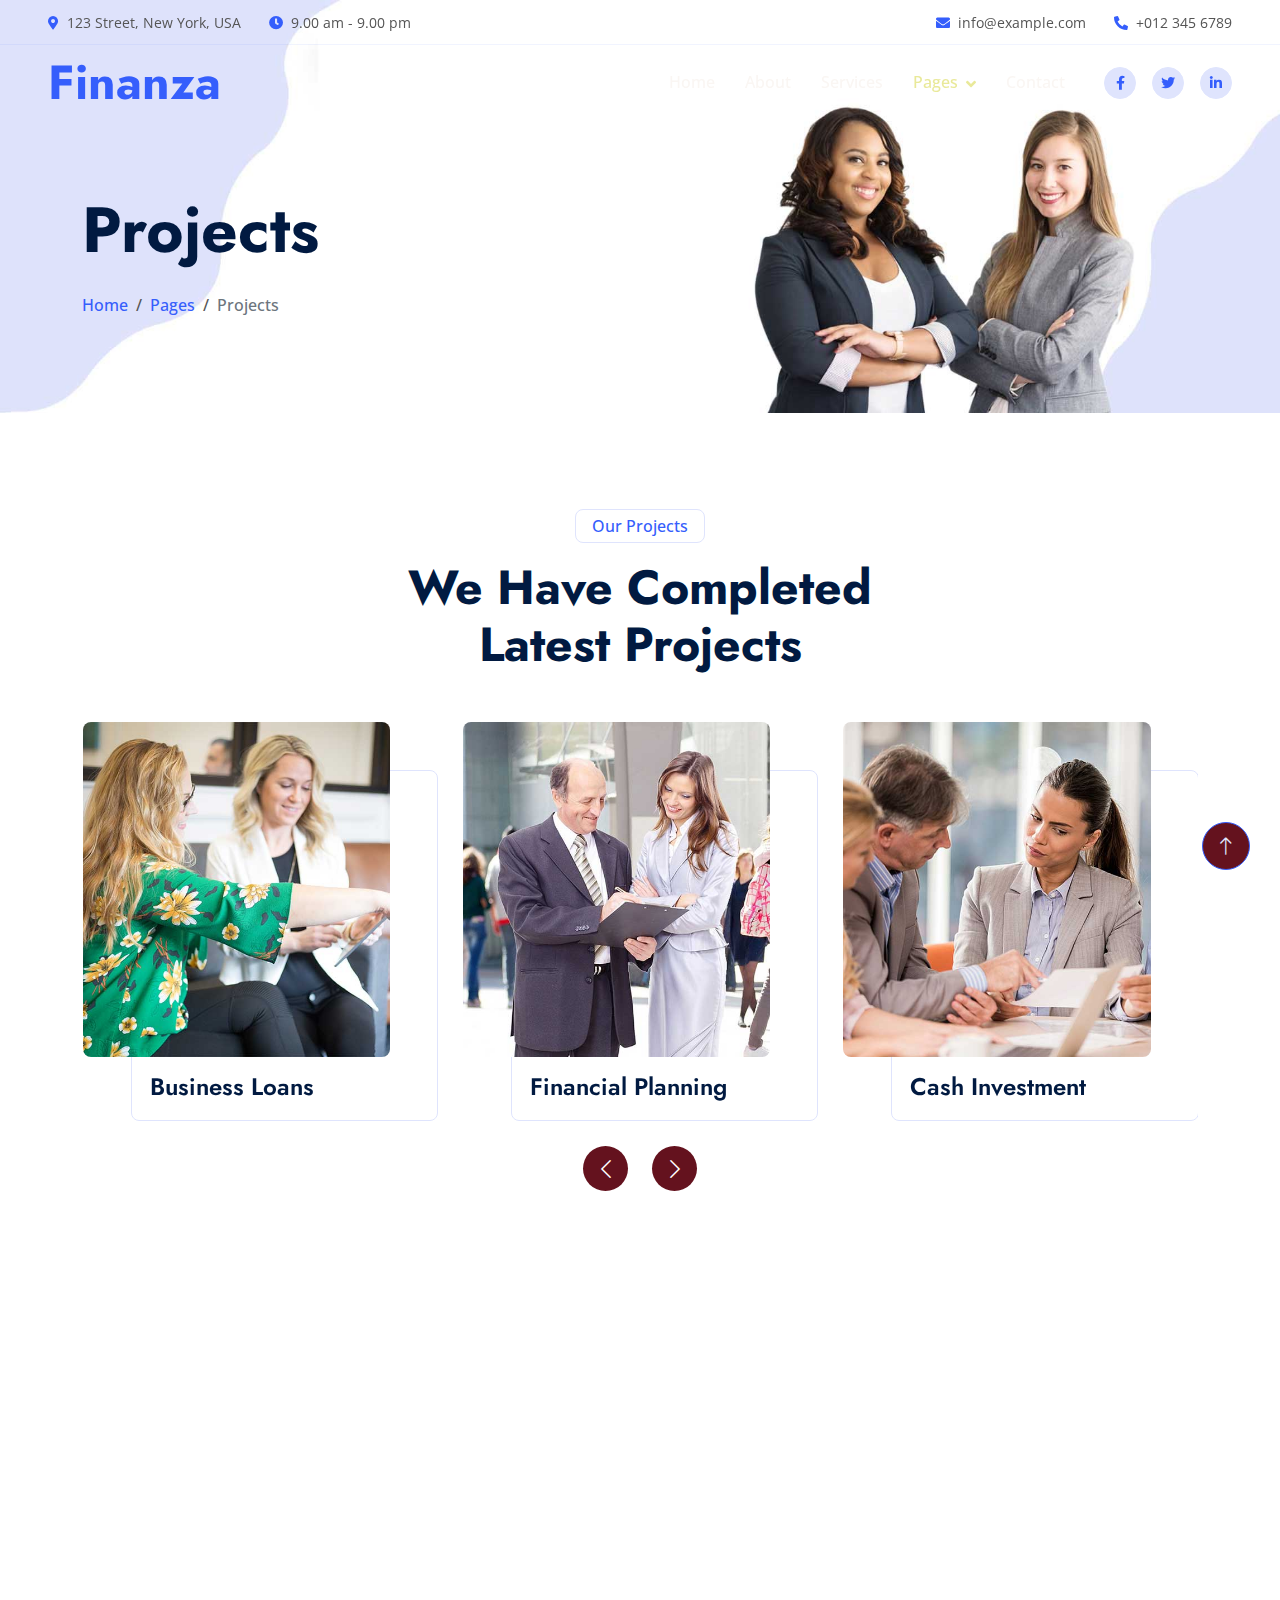
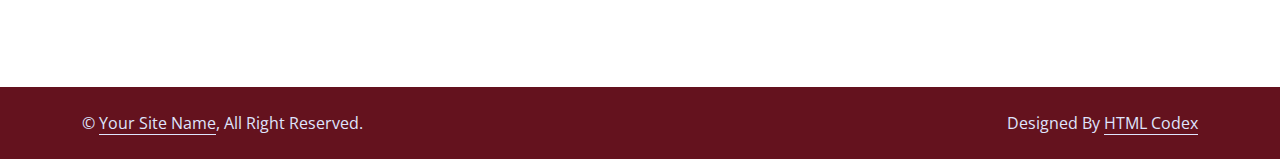
<file: KavithaFinanceFreemen/project.html>
<!DOCTYPE html>
<html lang="en">

<head>
    <meta charset="utf-8">
    <title>Finanza - Financial Services Website Template</title>
    <meta content="width=device-width, initial-scale=1.0" name="viewport">
    <meta content="" name="keywords">
    <meta content="" name="description">

    <!-- Favicon -->
    <link href="img/favicon.ico" rel="icon">

    <!-- Google Web Fonts -->
    <link rel="preconnect" href="https://fonts.googleapis.com">
    <link rel="preconnect" href="https://fonts.gstatic.com" crossorigin>
    <link href="https://fonts.googleapis.com/css2?family=Jost:wght@500;600;700&family=Open+Sans:wght@400;500&display=swap" rel="stylesheet">  

    <!-- Icon Font Stylesheet -->
    <link href="https://cdnjs.cloudflare.com/ajax/libs/font-awesome/5.10.0/css/all.min.css" rel="stylesheet">
    <link href="https://cdn.jsdelivr.net/npm/bootstrap-icons@1.4.1/font/bootstrap-icons.css" rel="stylesheet">

    <!-- Libraries Stylesheet -->
    <link href="lib/animate/animate.min.css" rel="stylesheet">
    <link href="lib/owlcarousel/assets/owl.carousel.min.css" rel="stylesheet">

    <!-- Customized Bootstrap Stylesheet -->
    <link href="css/bootstrap.min.css" rel="stylesheet">

    <!-- Template Stylesheet -->
    <link href="css/style.css" rel="stylesheet">
</head>

<body>
    <!-- Spinner Start -->
    <div id="spinner" class="show bg-white position-fixed translate-middle w-100 vh-100 top-50 start-50 d-flex align-items-center justify-content-center">
        <div class="spinner-border text-primary" role="status" style="width: 3rem; height: 3rem;"></div>
    </div>
    <!-- Spinner End -->


    <!-- Navbar Start -->
    <div class="container-fluid fixed-top px-0 wow fadeIn" data-wow-delay="0.1s">
        <div class="top-bar row gx-0 align-items-center d-none d-lg-flex">
            <div class="col-lg-6 px-5 text-start">
                <small><i class="fa fa-map-marker-alt text-primary me-2"></i>123 Street, New York, USA</small>
                <small class="ms-4"><i class="fa fa-clock text-primary me-2"></i>9.00 am - 9.00 pm</small>
            </div>
            <div class="col-lg-6 px-5 text-end">
                <small><i class="fa fa-envelope text-primary me-2"></i>info@example.com</small>
                <small class="ms-4"><i class="fa fa-phone-alt text-primary me-2"></i>+012 345 6789</small>
            </div>
        </div>

        <nav class="navbar navbar-expand-lg navbar-light py-lg-0 px-lg-5 wow fadeIn" data-wow-delay="0.1s">
            <a href="index.html" class="navbar-brand ms-4 ms-lg-0">
                <h1 class="display-5 text-primary m-0">Finanza</h1>
            </a>
            <button type="button" class="navbar-toggler me-4" data-bs-toggle="collapse" data-bs-target="#navbarCollapse">
                <span class="navbar-toggler-icon"></span>
            </button>
            <div class="collapse navbar-collapse" id="navbarCollapse">
                <div class="navbar-nav ms-auto p-4 p-lg-0">
                    <a href="index.html" class="nav-item nav-link">Home</a>
                    <a href="about.html" class="nav-item nav-link">About</a>
                    <a href="service.html" class="nav-item nav-link">Services</a>
                    <div class="nav-item dropdown">
                        <a href="#" class="nav-link dropdown-toggle active" data-bs-toggle="dropdown">Pages</a>
                        <div class="dropdown-menu border-light m-0">
                            <a href="project.html" class="dropdown-item active">Projects</a>
                            <a href="feature.html" class="dropdown-item">Features</a>
                            <a href="team.html" class="dropdown-item">Team Member</a>
                            <a href="testimonial.html" class="dropdown-item">Testimonial</a>
                            <a href="404.html" class="dropdown-item">404 Page</a>
                        </div>
                    </div>
                    <a href="contact.html" class="nav-item nav-link">Contact</a>
                </div>
                <div class="d-none d-lg-flex ms-2">
                    <a class="btn btn-light btn-sm-square rounded-circle ms-3" href="">
                        <small class="fab fa-facebook-f text-primary"></small>
                    </a>
                    <a class="btn btn-light btn-sm-square rounded-circle ms-3" href="">
                        <small class="fab fa-twitter text-primary"></small>
                    </a>
                    <a class="btn btn-light btn-sm-square rounded-circle ms-3" href="">
                        <small class="fab fa-linkedin-in text-primary"></small>
                    </a>
                </div>
            </div>
        </nav>
    </div>
    <!-- Navbar End -->


    <!-- Page Header Start -->
    <div class="container-fluid page-header mb-5 wow fadeIn" data-wow-delay="0.1s">
        <div class="container">
            <h1 class="display-3 mb-4 animated slideInDown">Projects</h1>
            <nav aria-label="breadcrumb animated slideInDown">
                <ol class="breadcrumb mb-0">
                    <li class="breadcrumb-item"><a href="#">Home</a></li>
                    <li class="breadcrumb-item"><a href="#">Pages</a></li>
                    <li class="breadcrumb-item active" aria-current="page">Projects</li>
                </ol>
            </nav>
        </div>
    </div>
    <!-- Page Header End -->


    <!-- Projects Start -->
    <div class="container-xxl py-5">
        <div class="container">
            <div class="text-center mx-auto wow fadeInUp" data-wow-delay="0.1s" style="max-width: 600px;">
                <p class="d-inline-block border rounded text-primary fw-semi-bold py-1 px-3">Our Projects</p>
                <h1 class="display-5 mb-5">We Have Completed Latest Projects</h1>
            </div>
            <div class="owl-carousel project-carousel wow fadeInUp" data-wow-delay="0.3s">
                <div class="project-item pe-5 pb-5">
                    <div class="project-img mb-3">
                        <img class="img-fluid rounded" src="img/service-1.jpg" alt="">
                        <a href=""><i class="fa fa-link fa-3x text-primary"></i></a>
                    </div>
                    <div class="project-title">
                        <h4 class="mb-0">Financial Planning</h4>
                    </div>
                </div>
                <div class="project-item pe-5 pb-5">
                    <div class="project-img mb-3">
                        <img class="img-fluid rounded" src="img/service-2.jpg" alt="">
                        <a href=""><i class="fa fa-link fa-3x text-primary"></i></a>
                    </div>
                    <div class="project-title">
                        <h4 class="mb-0">Cash Investment</h4>
                    </div>
                </div>
                <div class="project-item pe-5 pb-5">
                    <div class="project-img mb-3">
                        <img class="img-fluid rounded" src="img/service-3.jpg" alt="">
                        <a href=""><i class="fa fa-link fa-3x text-primary"></i></a>
                    </div>
                    <div class="project-title">
                        <h4 class="mb-0">Financial Consultancy</h4>
                    </div>
                </div>
                <div class="project-item pe-5 pb-5">
                    <div class="project-img mb-3">
                        <img class="img-fluid rounded" src="img/service-4.jpg" alt="">
                        <a href=""><i class="fa fa-link fa-3x text-primary"></i></a>
                    </div>
                    <div class="project-title">
                        <h4 class="mb-0">Business Loans</h4>
                    </div>
                </div>
            </div>
        </div>
    </div>
    <!-- Projects End -->
        

    <!-- Footer Start -->
    <div class="container-fluid bg-dark text-light footer mt-5 py-5 wow fadeIn" data-wow-delay="0.1s">
        <div class="container py-5">
            <div class="row g-5">
                <div class="col-lg-3 col-md-6">
                    <h4 class="text-white mb-4">Our Office</h4>
                    <p class="mb-2"><i class="fa fa-map-marker-alt me-3"></i>123 Street, New York, USA</p>
                    <p class="mb-2"><i class="fa fa-phone-alt me-3"></i>+012 345 67890</p>
                    <p class="mb-2"><i class="fa fa-envelope me-3"></i>info@example.com</p>
                    <div class="d-flex pt-2">
                        <a class="btn btn-square btn-outline-light rounded-circle me-2" href=""><i class="fab fa-twitter"></i></a>
                        <a class="btn btn-square btn-outline-light rounded-circle me-2" href=""><i class="fab fa-facebook-f"></i></a>
                        <a class="btn btn-square btn-outline-light rounded-circle me-2" href=""><i class="fab fa-youtube"></i></a>
                        <a class="btn btn-square btn-outline-light rounded-circle me-2" href=""><i class="fab fa-linkedin-in"></i></a>
                    </div>
                </div>
                <div class="col-lg-3 col-md-6">
                    <h4 class="text-white mb-4">Services</h4>
                    <a class="btn btn-link" href="">Financial Planning</a>
                    <a class="btn btn-link" href="">Cash Investment</a>
                    <a class="btn btn-link" href="">Financial Consultancy</a>
                    <a class="btn btn-link" href="">Business Loans</a>
                    <a class="btn btn-link" href="">Business Analysis</a>
                </div>
                <div class="col-lg-3 col-md-6">
                    <h4 class="text-white mb-4">Quick Links</h4>
                    <a class="btn btn-link" href="">About Us</a>
                    <a class="btn btn-link" href="">Contact Us</a>
                    <a class="btn btn-link" href="">Our Services</a>
                    <a class="btn btn-link" href="">Terms & Condition</a>
                    <a class="btn btn-link" href="">Support</a>
                </div>
                <div class="col-lg-3 col-md-6">
                    <h4 class="text-white mb-4">Newsletter</h4>
                    <p>Dolor amet sit justo amet elitr clita ipsum elitr est.</p>
                    <div class="position-relative w-100">
                        <input class="form-control bg-white border-0 w-100 py-3 ps-4 pe-5" type="text" placeholder="Your email">
                        <button type="button" class="btn btn-primary py-2 position-absolute top-0 end-0 mt-2 me-2">SignUp</button>
                    </div>
                </div>
            </div>
        </div>
    </div>
    <!-- Footer End -->


    <!-- Copyright Start -->
    <div class="container-fluid copyright py-4">
        <div class="container">
            <div class="row">
                <div class="col-md-6 text-center text-md-start mb-3 mb-md-0">
                    &copy; <a class="border-bottom" href="#">Your Site Name</a>, All Right Reserved.
                </div>
                <div class="col-md-6 text-center text-md-end">
                    <!--/*** This template is free as long as you keep the footer author’s credit link/attribution link/backlink. If you'd like to use the template without the footer author’s credit link/attribution link/backlink, you can purchase the Credit Removal License from "https://htmlcodex.com/credit-removal". Thank you for your support. ***/-->
                    Designed By <a class="border-bottom" href="https://htmlcodex.com">HTML Codex</a>
                </div>
            </div>
        </div>
    </div>
    <!-- Copyright End -->


    <!-- Back to Top -->
    <a href="#" class="btn btn-lg btn-primary btn-lg-square rounded-circle back-to-top"><i class="bi bi-arrow-up"></i></a>


    <!-- JavaScript Libraries -->
    <script src="https://code.jquery.com/jquery-3.4.1.min.js"></script>
    <script src="https://cdn.jsdelivr.net/npm/bootstrap@5.0.0/dist/js/bootstrap.bundle.min.js"></script>
    <script src="lib/wow/wow.min.js"></script>
    <script src="lib/easing/easing.min.js"></script>
    <script src="lib/waypoints/waypoints.min.js"></script>
    <script src="lib/owlcarousel/owl.carousel.min.js"></script>
    <script src="lib/counterup/counterup.min.js"></script>

    <!-- Template Javascript -->
    <script src="js/main.js"></script>
</body>

</html>
</file>
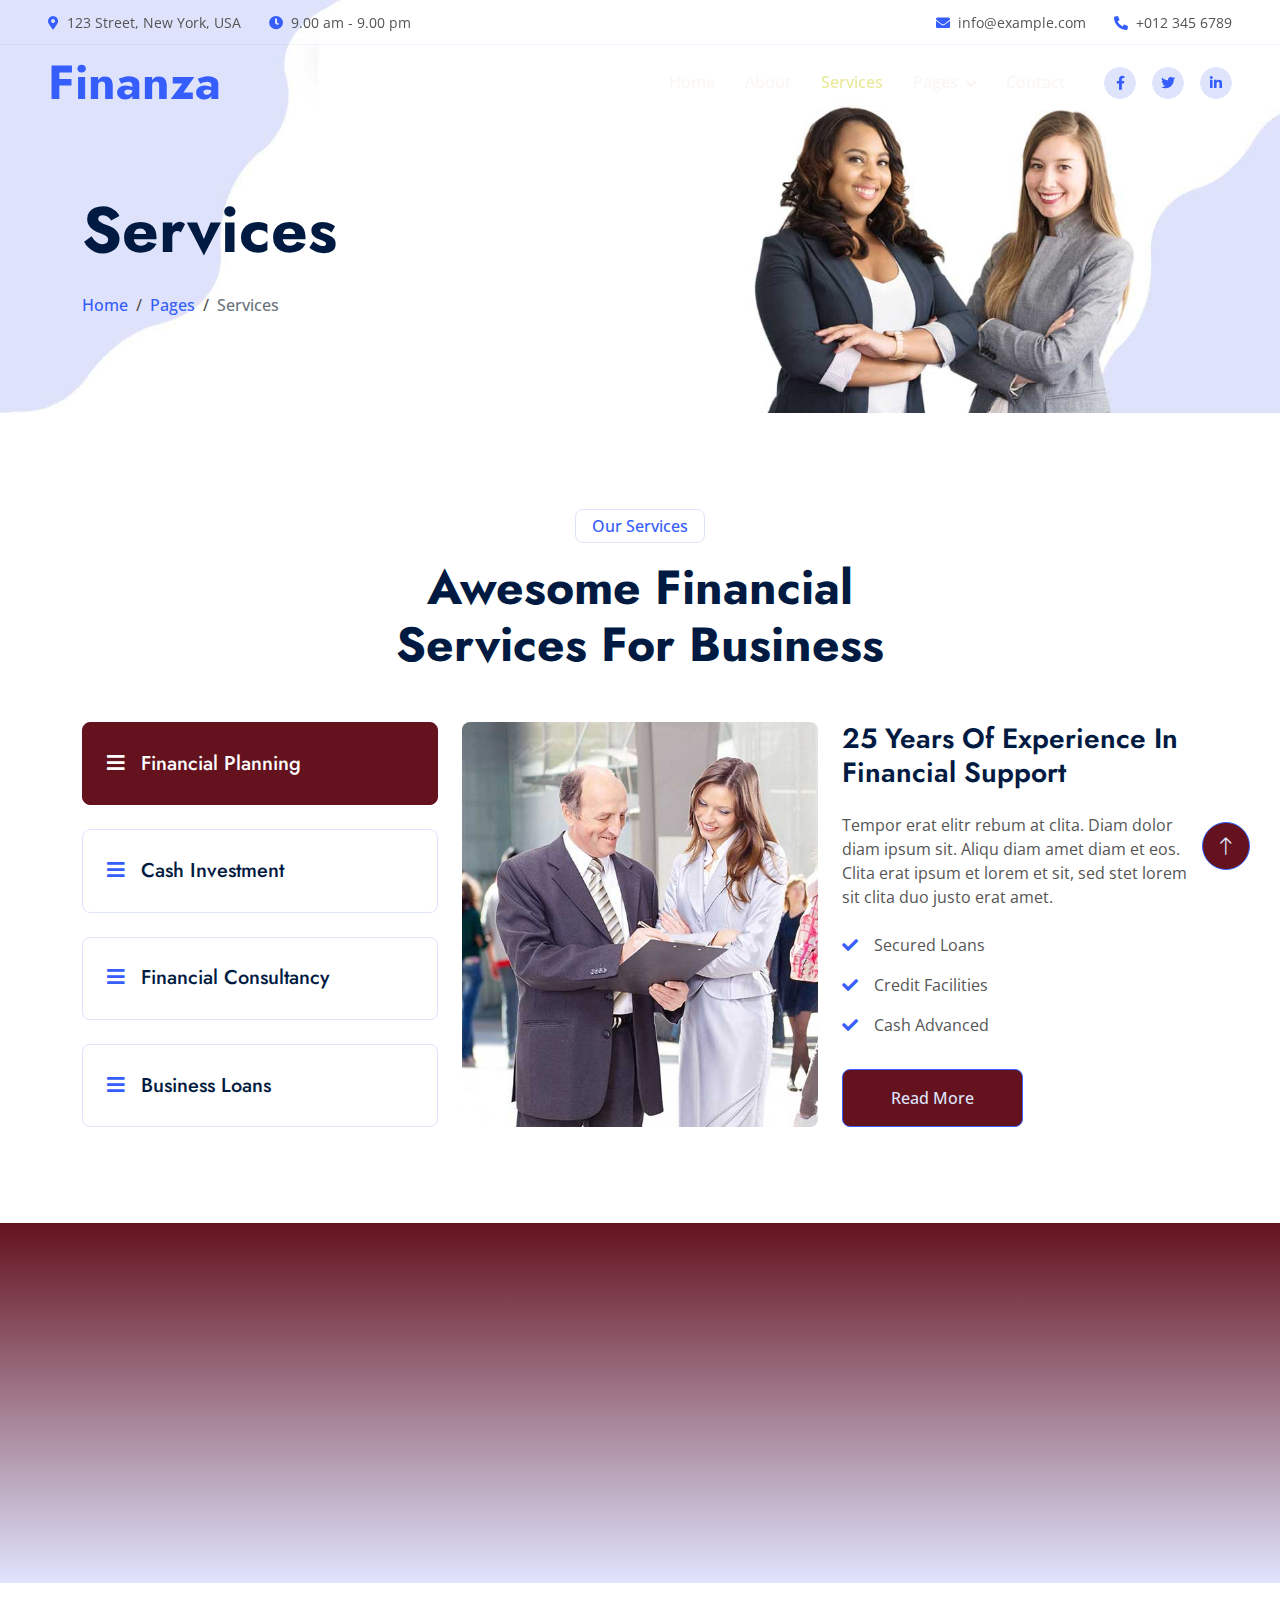
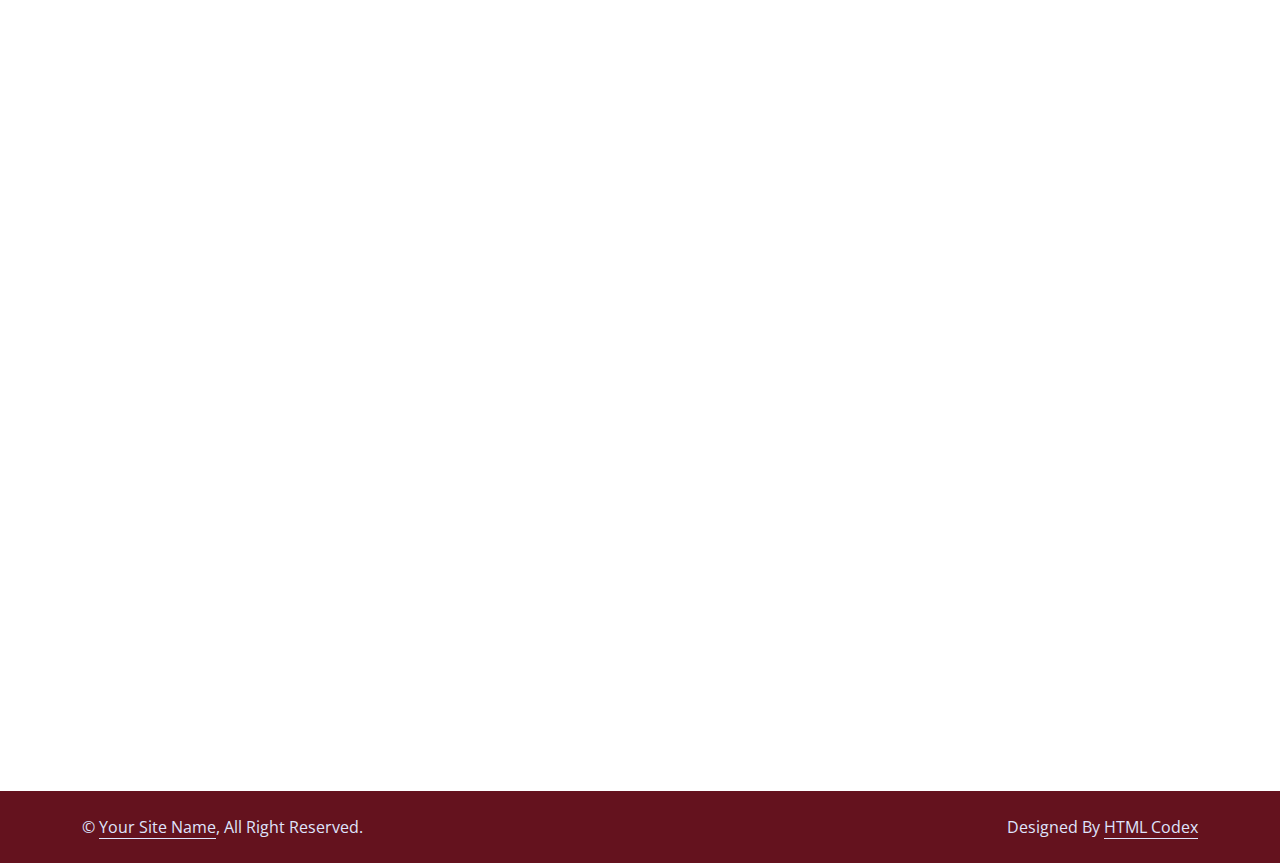
<file: KavithaFinanceFreemen/service.html>
<!DOCTYPE html>
<html lang="en">

<head>
    <meta charset="utf-8">
    <title>Finanza - Financial Services Website Template</title>
    <meta content="width=device-width, initial-scale=1.0" name="viewport">
    <meta content="" name="keywords">
    <meta content="" name="description">

    <!-- Favicon -->
    <link href="img/favicon.ico" rel="icon">

    <!-- Google Web Fonts -->
    <link rel="preconnect" href="https://fonts.googleapis.com">
    <link rel="preconnect" href="https://fonts.gstatic.com" crossorigin>
    <link href="https://fonts.googleapis.com/css2?family=Jost:wght@500;600;700&family=Open+Sans:wght@400;500&display=swap" rel="stylesheet">  

    <!-- Icon Font Stylesheet -->
    <link href="https://cdnjs.cloudflare.com/ajax/libs/font-awesome/5.10.0/css/all.min.css" rel="stylesheet">
    <link href="https://cdn.jsdelivr.net/npm/bootstrap-icons@1.4.1/font/bootstrap-icons.css" rel="stylesheet">

    <!-- Libraries Stylesheet -->
    <link href="lib/animate/animate.min.css" rel="stylesheet">
    <link href="lib/owlcarousel/assets/owl.carousel.min.css" rel="stylesheet">

    <!-- Customized Bootstrap Stylesheet -->
    <link href="css/bootstrap.min.css" rel="stylesheet">

    <!-- Template Stylesheet -->
    <link href="css/style.css" rel="stylesheet">
</head>

<body>
    <!-- Spinner Start -->
    <div id="spinner" class="show bg-white position-fixed translate-middle w-100 vh-100 top-50 start-50 d-flex align-items-center justify-content-center">
        <div class="spinner-border text-primary" role="status" style="width: 3rem; height: 3rem;"></div>
    </div>
    <!-- Spinner End -->


    <!-- Navbar Start -->
    <div class="container-fluid fixed-top px-0 wow fadeIn" data-wow-delay="0.1s">
        <div class="top-bar row gx-0 align-items-center d-none d-lg-flex">
            <div class="col-lg-6 px-5 text-start">
                <small><i class="fa fa-map-marker-alt text-primary me-2"></i>123 Street, New York, USA</small>
                <small class="ms-4"><i class="fa fa-clock text-primary me-2"></i>9.00 am - 9.00 pm</small>
            </div>
            <div class="col-lg-6 px-5 text-end">
                <small><i class="fa fa-envelope text-primary me-2"></i>info@example.com</small>
                <small class="ms-4"><i class="fa fa-phone-alt text-primary me-2"></i>+012 345 6789</small>
            </div>
        </div>

        <nav class="navbar navbar-expand-lg navbar-light py-lg-0 px-lg-5 wow fadeIn" data-wow-delay="0.1s">
            <a href="index.html" class="navbar-brand ms-4 ms-lg-0">
                <h1 class="display-5 text-primary m-0">Finanza</h1>
            </a>
            <button type="button" class="navbar-toggler me-4" data-bs-toggle="collapse" data-bs-target="#navbarCollapse">
                <span class="navbar-toggler-icon"></span>
            </button>
            <div class="collapse navbar-collapse" id="navbarCollapse">
                <div class="navbar-nav ms-auto p-4 p-lg-0">
                    <a href="index.html" class="nav-item nav-link">Home</a>
                    <a href="about.html" class="nav-item nav-link">About</a>
                    <a href="service.html" class="nav-item nav-link active">Services</a>
                    <div class="nav-item dropdown">
                        <a href="#" class="nav-link dropdown-toggle" data-bs-toggle="dropdown">Pages</a>
                        <div class="dropdown-menu border-light m-0">
                            <a href="project.html" class="dropdown-item">Projects</a>
                            <a href="feature.html" class="dropdown-item">Features</a>
                            <a href="team.html" class="dropdown-item">Team Member</a>
                            <a href="testimonial.html" class="dropdown-item">Testimonial</a>
                            <a href="404.html" class="dropdown-item">404 Page</a>
                        </div>
                    </div>
                    <a href="contact.html" class="nav-item nav-link">Contact</a>
                </div>
                <div class="d-none d-lg-flex ms-2">
                    <a class="btn btn-light btn-sm-square rounded-circle ms-3" href="">
                        <small class="fab fa-facebook-f text-primary"></small>
                    </a>
                    <a class="btn btn-light btn-sm-square rounded-circle ms-3" href="">
                        <small class="fab fa-twitter text-primary"></small>
                    </a>
                    <a class="btn btn-light btn-sm-square rounded-circle ms-3" href="">
                        <small class="fab fa-linkedin-in text-primary"></small>
                    </a>
                </div>
            </div>
        </nav>
    </div>
    <!-- Navbar End -->


    <!-- Page Header Start -->
    <div class="container-fluid page-header mb-5 wow fadeIn" data-wow-delay="0.1s">
        <div class="container">
            <h1 class="display-3 mb-4 animated slideInDown">Services</h1>
            <nav aria-label="breadcrumb animated slideInDown">
                <ol class="breadcrumb mb-0">
                    <li class="breadcrumb-item"><a href="#">Home</a></li>
                    <li class="breadcrumb-item"><a href="#">Pages</a></li>
                    <li class="breadcrumb-item active" aria-current="page">Services</li>
                </ol>
            </nav>
        </div>
    </div>
    <!-- Page Header End -->


    <!-- Service Start -->
    <div class="container-xxl service py-5">
        <div class="container">
            <div class="text-center mx-auto wow fadeInUp" data-wow-delay="0.1s" style="max-width: 600px;">
                <p class="d-inline-block border rounded text-primary fw-semi-bold py-1 px-3">Our Services</p>
                <h1 class="display-5 mb-5">Awesome Financial Services For Business</h1>
            </div>
            <div class="row g-4 wow fadeInUp" data-wow-delay="0.3s">
                <div class="col-lg-4">
                    <div class="nav nav-pills d-flex justify-content-between w-100 h-100 me-4">
                        <button class="nav-link w-100 d-flex align-items-center text-start border p-4 mb-4 active" data-bs-toggle="pill" data-bs-target="#tab-pane-1" type="button">
                            <h5 class="m-0"><i class="fa fa-bars text-primary me-3"></i>Financial Planning</h5>
                        </button>
                        <button class="nav-link w-100 d-flex align-items-center text-start border p-4 mb-4" data-bs-toggle="pill" data-bs-target="#tab-pane-2" type="button">
                            <h5 class="m-0"><i class="fa fa-bars text-primary me-3"></i>Cash Investment</h5>
                        </button>
                        <button class="nav-link w-100 d-flex align-items-center text-start border p-4 mb-4" data-bs-toggle="pill" data-bs-target="#tab-pane-3" type="button">
                            <h5 class="m-0"><i class="fa fa-bars text-primary me-3"></i>Financial Consultancy</h5>
                        </button>
                        <button class="nav-link w-100 d-flex align-items-center text-start border p-4 mb-0" data-bs-toggle="pill" data-bs-target="#tab-pane-4" type="button">
                            <h5 class="m-0"><i class="fa fa-bars text-primary me-3"></i>Business Loans</h5>
                        </button>
                    </div>
                </div>
                <div class="col-lg-8">
                    <div class="tab-content w-100">
                        <div class="tab-pane fade show active" id="tab-pane-1">
                            <div class="row g-4">
                                <div class="col-md-6" style="min-height: 350px;">
                                    <div class="position-relative h-100">
                                        <img class="position-absolute rounded w-100 h-100" src="img/service-1.jpg"
                                            style="object-fit: cover;" alt="">
                                    </div>
                                </div>
                                <div class="col-md-6">
                                    <h3 class="mb-4">25 Years Of Experience In Financial Support</h3>
                                    <p class="mb-4">Tempor erat elitr rebum at clita. Diam dolor diam ipsum sit. Aliqu diam amet diam et eos. Clita erat ipsum et lorem et sit, sed stet lorem sit clita duo justo erat amet.</p>
                                    <p><i class="fa fa-check text-primary me-3"></i>Secured Loans</p>
                                    <p><i class="fa fa-check text-primary me-3"></i>Credit Facilities</p>
                                    <p><i class="fa fa-check text-primary me-3"></i>Cash Advanced</p>
                                    <a href="" class="btn btn-primary py-3 px-5 mt-3">Read More</a>
                                </div>
                            </div>
                        </div>
                        <div class="tab-pane fade" id="tab-pane-2">
                            <div class="row g-4">
                                <div class="col-md-6" style="min-height: 350px;">
                                    <div class="position-relative h-100">
                                        <img class="position-absolute rounded w-100 h-100" src="img/service-2.jpg"
                                            style="object-fit: cover;" alt="">
                                    </div>
                                </div>
                                <div class="col-md-6">
                                    <h3 class="mb-4">25 Years Of Experience In Financial Support</h3>
                                    <p class="mb-4">Tempor erat elitr rebum at clita. Diam dolor diam ipsum sit. Aliqu diam amet diam et eos. Clita erat ipsum et lorem et sit, sed stet lorem sit clita duo justo erat amet.</p>
                                    <p><i class="fa fa-check text-primary me-3"></i>Secured Loans</p>
                                    <p><i class="fa fa-check text-primary me-3"></i>Credit Facilities</p>
                                    <p><i class="fa fa-check text-primary me-3"></i>Cash Advanced</p>
                                    <a href="" class="btn btn-primary py-3 px-5 mt-3">Read More</a>
                                </div>
                            </div>
                        </div>
                        <div class="tab-pane fade" id="tab-pane-3">
                            <div class="row g-4">
                                <div class="col-md-6" style="min-height: 350px;">
                                    <div class="position-relative h-100">
                                        <img class="position-absolute rounded w-100 h-100" src="img/service-3.jpg"
                                            style="object-fit: cover;" alt="">
                                    </div>
                                </div>
                                <div class="col-md-6">
                                    <h3 class="mb-4">25 Years Of Experience In Financial Support</h3>
                                    <p class="mb-4">Tempor erat elitr rebum at clita. Diam dolor diam ipsum sit. Aliqu diam amet diam et eos. Clita erat ipsum et lorem et sit, sed stet lorem sit clita duo justo erat amet.</p>
                                    <p><i class="fa fa-check text-primary me-3"></i>Secured Loans</p>
                                    <p><i class="fa fa-check text-primary me-3"></i>Credit Facilities</p>
                                    <p><i class="fa fa-check text-primary me-3"></i>Cash Advanced</p>
                                    <a href="" class="btn btn-primary py-3 px-5 mt-3">Read More</a>
                                </div>
                            </div>
                        </div>
                        <div class="tab-pane fade" id="tab-pane-4">
                            <div class="row g-4">
                                <div class="col-md-6" style="min-height: 350px;">
                                    <div class="position-relative h-100">
                                        <img class="position-absolute rounded w-100 h-100" src="img/service-4.jpg"
                                            style="object-fit: cover;" alt="">
                                    </div>
                                </div>
                                <div class="col-md-6">
                                    <h3 class="mb-4">25 Years Of Experience In Financial Support</h3>
                                    <p class="mb-4">Tempor erat elitr rebum at clita. Diam dolor diam ipsum sit. Aliqu diam amet diam et eos. Clita erat ipsum et lorem et sit, sed stet lorem sit clita duo justo erat amet.</p>
                                    <p><i class="fa fa-check text-primary me-3"></i>Secured Loans</p>
                                    <p><i class="fa fa-check text-primary me-3"></i>Credit Facilities</p>
                                    <p><i class="fa fa-check text-primary me-3"></i>Cash Advanced</p>
                                    <a href="" class="btn btn-primary py-3 px-5 mt-3">Read More</a>
                                </div>
                            </div>
                        </div>
                    </div>
                </div>
            </div>
        </div>
    </div>
    <!-- Service End -->


    <!-- Callback Start -->
    <div class="container-fluid callback mt-5 py-5">
        <div class="container pt-5">
            <div class="row justify-content-center">
                <div class="col-lg-7">
                    <div class="bg-white border rounded p-4 p-sm-5 wow fadeInUp" data-wow-delay="0.5s">
                        <div class="text-center mx-auto wow fadeInUp" data-wow-delay="0.1s" style="max-width: 600px;">
                            <p class="d-inline-block border rounded text-primary fw-semi-bold py-1 px-3">Get In Touch</p>
                            <h1 class="display-5 mb-5">Request A Call-Back</h1>
                        </div>
                        <div class="row g-3">
                            <div class="col-sm-6">
                                <div class="form-floating">
                                    <input type="text" class="form-control" id="name" placeholder="Your Name">
                                    <label for="name">Your Name</label>
                                </div>
                            </div>
                            <div class="col-sm-6">
                                <div class="form-floating">
                                    <input type="email" class="form-control" id="mail" placeholder="Your Email">
                                    <label for="mail">Your Email</label>
                                </div>
                            </div>
                            <div class="col-sm-6">
                                <div class="form-floating">
                                    <input type="text" class="form-control" id="mobile" placeholder="Your Mobile">
                                    <label for="mobile">Your Mobile</label>
                                </div>
                            </div>
                            <div class="col-sm-6">
                                <div class="form-floating">
                                    <input type="text" class="form-control" id="subject" placeholder="Subject">
                                    <label for="subject">Subject</label>
                                </div>
                            </div>
                            <div class="col-12">
                                <div class="form-floating">
                                    <textarea class="form-control" placeholder="Leave a message here" id="message" style="height: 100px"></textarea>
                                    <label for="message">Message</label>
                                </div>
                            </div>
                            <div class="col-12 text-center">
                                <button class="btn btn-primary w-100 py-3" type="submit">Submit Now</button>
                            </div>
                        </div>
                    </div>
                </div>
            </div>
        </div>
    </div>
    <!-- Callback End -->
        

    <!-- Footer Start -->
    <div class="container-fluid bg-dark text-light footer mt-5 py-5 wow fadeIn" data-wow-delay="0.1s">
        <div class="container py-5">
            <div class="row g-5">
                <div class="col-lg-3 col-md-6">
                    <h4 class="text-white mb-4">Our Office</h4>
                    <p class="mb-2"><i class="fa fa-map-marker-alt me-3"></i>123 Street, New York, USA</p>
                    <p class="mb-2"><i class="fa fa-phone-alt me-3"></i>+012 345 67890</p>
                    <p class="mb-2"><i class="fa fa-envelope me-3"></i>info@example.com</p>
                    <div class="d-flex pt-2">
                        <a class="btn btn-square btn-outline-light rounded-circle me-2" href=""><i class="fab fa-twitter"></i></a>
                        <a class="btn btn-square btn-outline-light rounded-circle me-2" href=""><i class="fab fa-facebook-f"></i></a>
                        <a class="btn btn-square btn-outline-light rounded-circle me-2" href=""><i class="fab fa-youtube"></i></a>
                        <a class="btn btn-square btn-outline-light rounded-circle me-2" href=""><i class="fab fa-linkedin-in"></i></a>
                    </div>
                </div>
                <div class="col-lg-3 col-md-6">
                    <h4 class="text-white mb-4">Services</h4>
                    <a class="btn btn-link" href="">Financial Planning</a>
                    <a class="btn btn-link" href="">Cash Investment</a>
                    <a class="btn btn-link" href="">Financial Consultancy</a>
                    <a class="btn btn-link" href="">Business Loans</a>
                    <a class="btn btn-link" href="">Business Analysis</a>
                </div>
                <div class="col-lg-3 col-md-6">
                    <h4 class="text-white mb-4">Quick Links</h4>
                    <a class="btn btn-link" href="">About Us</a>
                    <a class="btn btn-link" href="">Contact Us</a>
                    <a class="btn btn-link" href="">Our Services</a>
                    <a class="btn btn-link" href="">Terms & Condition</a>
                    <a class="btn btn-link" href="">Support</a>
                </div>
                <div class="col-lg-3 col-md-6">
                    <h4 class="text-white mb-4">Newsletter</h4>
                    <p>Dolor amet sit justo amet elitr clita ipsum elitr est.</p>
                    <div class="position-relative w-100">
                        <input class="form-control bg-white border-0 w-100 py-3 ps-4 pe-5" type="text" placeholder="Your email">
                        <button type="button" class="btn btn-primary py-2 position-absolute top-0 end-0 mt-2 me-2">SignUp</button>
                    </div>
                </div>
            </div>
        </div>
    </div>
    <!-- Footer End -->


    <!-- Copyright Start -->
    <div class="container-fluid copyright py-4">
        <div class="container">
            <div class="row">
                <div class="col-md-6 text-center text-md-start mb-3 mb-md-0">
                    &copy; <a class="border-bottom" href="#">Your Site Name</a>, All Right Reserved.
                </div>
                <div class="col-md-6 text-center text-md-end">
                    <!--/*** This template is free as long as you keep the footer author’s credit link/attribution link/backlink. If you'd like to use the template without the footer author’s credit link/attribution link/backlink, you can purchase the Credit Removal License from "https://htmlcodex.com/credit-removal". Thank you for your support. ***/-->
                    Designed By <a class="border-bottom" href="https://htmlcodex.com">HTML Codex</a>
                </div>
            </div>
        </div>
    </div>
    <!-- Copyright End -->


    <!-- Back to Top -->
    <a href="#" class="btn btn-lg btn-primary btn-lg-square rounded-circle back-to-top"><i class="bi bi-arrow-up"></i></a>


    <!-- JavaScript Libraries -->
    <script src="https://code.jquery.com/jquery-3.4.1.min.js"></script>
    <script src="https://cdn.jsdelivr.net/npm/bootstrap@5.0.0/dist/js/bootstrap.bundle.min.js"></script>
    <script src="lib/wow/wow.min.js"></script>
    <script src="lib/easing/easing.min.js"></script>
    <script src="lib/waypoints/waypoints.min.js"></script>
    <script src="lib/owlcarousel/owl.carousel.min.js"></script>
    <script src="lib/counterup/counterup.min.js"></script>

    <!-- Template Javascript -->
    <script src="js/main.js"></script>
</body>

</html>
</file>
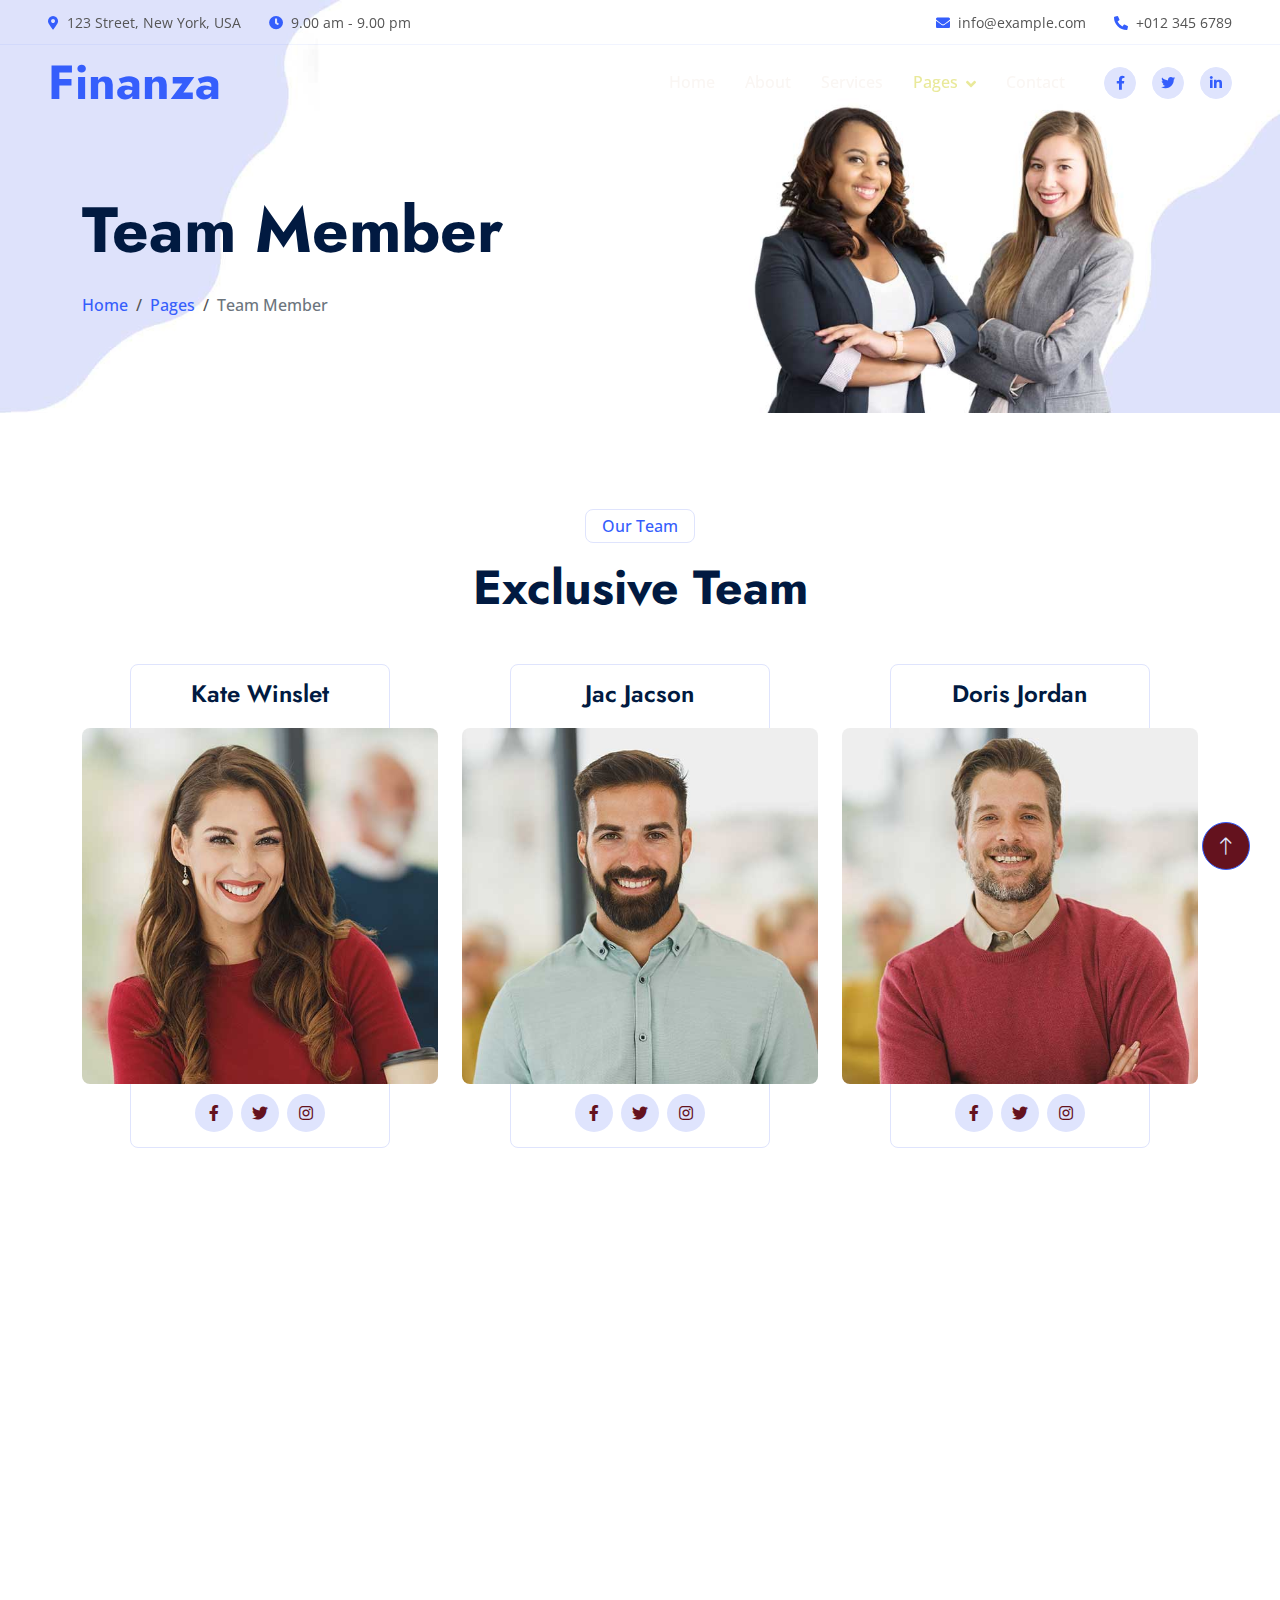
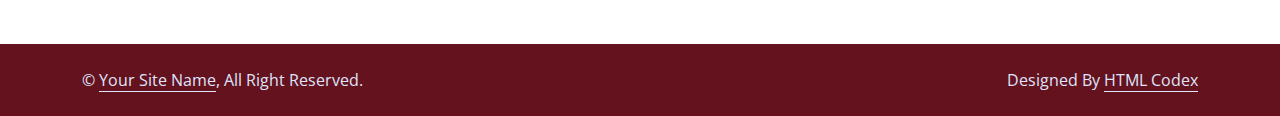
<file: KavithaFinanceFreemen/team.html>
<!DOCTYPE html>
<html lang="en">

<head>
    <meta charset="utf-8">
    <title>Finanza - Financial Services Website Template</title>
    <meta content="width=device-width, initial-scale=1.0" name="viewport">
    <meta content="" name="keywords">
    <meta content="" name="description">

    <!-- Favicon -->
    <link href="img/favicon.ico" rel="icon">

    <!-- Google Web Fonts -->
    <link rel="preconnect" href="https://fonts.googleapis.com">
    <link rel="preconnect" href="https://fonts.gstatic.com" crossorigin>
    <link href="https://fonts.googleapis.com/css2?family=Jost:wght@500;600;700&family=Open+Sans:wght@400;500&display=swap" rel="stylesheet">  

    <!-- Icon Font Stylesheet -->
    <link href="https://cdnjs.cloudflare.com/ajax/libs/font-awesome/5.10.0/css/all.min.css" rel="stylesheet">
    <link href="https://cdn.jsdelivr.net/npm/bootstrap-icons@1.4.1/font/bootstrap-icons.css" rel="stylesheet">

    <!-- Libraries Stylesheet -->
    <link href="lib/animate/animate.min.css" rel="stylesheet">
    <link href="lib/owlcarousel/assets/owl.carousel.min.css" rel="stylesheet">

    <!-- Customized Bootstrap Stylesheet -->
    <link href="css/bootstrap.min.css" rel="stylesheet">

    <!-- Template Stylesheet -->
    <link href="css/style.css" rel="stylesheet">
</head>

<body>
    <!-- Spinner Start -->
    <div id="spinner" class="show bg-white position-fixed translate-middle w-100 vh-100 top-50 start-50 d-flex align-items-center justify-content-center">
        <div class="spinner-border text-primary" role="status" style="width: 3rem; height: 3rem;"></div>
    </div>
    <!-- Spinner End -->


    <!-- Navbar Start -->
    <div class="container-fluid fixed-top px-0 wow fadeIn" data-wow-delay="0.1s">
        <div class="top-bar row gx-0 align-items-center d-none d-lg-flex">
            <div class="col-lg-6 px-5 text-start">
                <small><i class="fa fa-map-marker-alt text-primary me-2"></i>123 Street, New York, USA</small>
                <small class="ms-4"><i class="fa fa-clock text-primary me-2"></i>9.00 am - 9.00 pm</small>
            </div>
            <div class="col-lg-6 px-5 text-end">
                <small><i class="fa fa-envelope text-primary me-2"></i>info@example.com</small>
                <small class="ms-4"><i class="fa fa-phone-alt text-primary me-2"></i>+012 345 6789</small>
            </div>
        </div>

        <nav class="navbar navbar-expand-lg navbar-light py-lg-0 px-lg-5 wow fadeIn" data-wow-delay="0.1s">
            <a href="index.html" class="navbar-brand ms-4 ms-lg-0">
                <h1 class="display-5 text-primary m-0">Finanza</h1>
            </a>
            <button type="button" class="navbar-toggler me-4" data-bs-toggle="collapse" data-bs-target="#navbarCollapse">
                <span class="navbar-toggler-icon"></span>
            </button>
            <div class="collapse navbar-collapse" id="navbarCollapse">
                <div class="navbar-nav ms-auto p-4 p-lg-0">
                    <a href="index.html" class="nav-item nav-link">Home</a>
                    <a href="about.html" class="nav-item nav-link">About</a>
                    <a href="service.html" class="nav-item nav-link">Services</a>
                    <div class="nav-item dropdown">
                        <a href="#" class="nav-link dropdown-toggle active" data-bs-toggle="dropdown">Pages</a>
                        <div class="dropdown-menu border-light m-0">
                            <a href="project.html" class="dropdown-item">Projects</a>
                            <a href="feature.html" class="dropdown-item">Features</a>
                            <a href="team.html" class="dropdown-item active">Team Member</a>
                            <a href="testimonial.html" class="dropdown-item">Testimonial</a>
                            <a href="404.html" class="dropdown-item">404 Page</a>
                        </div>
                    </div>
                    <a href="contact.html" class="nav-item nav-link">Contact</a>
                </div>
                <div class="d-none d-lg-flex ms-2">
                    <a class="btn btn-light btn-sm-square rounded-circle ms-3" href="">
                        <small class="fab fa-facebook-f text-primary"></small>
                    </a>
                    <a class="btn btn-light btn-sm-square rounded-circle ms-3" href="">
                        <small class="fab fa-twitter text-primary"></small>
                    </a>
                    <a class="btn btn-light btn-sm-square rounded-circle ms-3" href="">
                        <small class="fab fa-linkedin-in text-primary"></small>
                    </a>
                </div>
            </div>
        </nav>
    </div>
    <!-- Navbar End -->


    <!-- Page Header Start -->
    <div class="container-fluid page-header mb-5 wow fadeIn" data-wow-delay="0.1s">
        <div class="container">
            <h1 class="display-3 mb-4 animated slideInDown">Team Member</h1>
            <nav aria-label="breadcrumb animated slideInDown">
                <ol class="breadcrumb mb-0">
                    <li class="breadcrumb-item"><a href="#">Home</a></li>
                    <li class="breadcrumb-item"><a href="#">Pages</a></li>
                    <li class="breadcrumb-item active" aria-current="page">Team Member</li>
                </ol>
            </nav>
        </div>
    </div>
    <!-- Page Header End -->


    <!-- Team Start -->
    <div class="container-xxl py-5">
        <div class="container">
            <div class="text-center mx-auto wow fadeInUp" data-wow-delay="0.1s" style="max-width: 600px;">
                <p class="d-inline-block border rounded text-primary fw-semi-bold py-1 px-3">Our Team</p>
                <h1 class="display-5 mb-5">Exclusive Team</h1>
            </div>
            <div class="row g-4">
                <div class="col-lg-4 col-md-6 wow fadeInUp" data-wow-delay="0.1s">
                    <div class="team-item">
                        <img class="img-fluid rounded" src="img/team-1.jpg" alt="">
                        <div class="team-text">
                            <h4 class="mb-0">Kate Winslet</h4>
                            <div class="team-social d-flex">
                                <a class="btn btn-square rounded-circle mx-1" href=""><i class="fab fa-facebook-f"></i></a>
                                <a class="btn btn-square rounded-circle mx-1" href=""><i class="fab fa-twitter"></i></a>
                                <a class="btn btn-square rounded-circle mx-1" href=""><i class="fab fa-instagram"></i></a>
                            </div>
                        </div>
                    </div>
                </div>
                <div class="col-lg-4 col-md-6 wow fadeInUp" data-wow-delay="0.3s">
                    <div class="team-item">
                        <img class="img-fluid rounded" src="img/team-2.jpg" alt="">
                        <div class="team-text">
                            <h4 class="mb-0">Jac Jacson</h4>
                            <div class="team-social d-flex">
                                <a class="btn btn-square rounded-circle mx-1" href=""><i class="fab fa-facebook-f"></i></a>
                                <a class="btn btn-square rounded-circle mx-1" href=""><i class="fab fa-twitter"></i></a>
                                <a class="btn btn-square rounded-circle mx-1" href=""><i class="fab fa-instagram"></i></a>
                            </div>
                        </div>
                    </div>
                </div>
                <div class="col-lg-4 col-md-6 wow fadeInUp" data-wow-delay="0.5s">
                    <div class="team-item">
                        <img class="img-fluid rounded" src="img/team-3.jpg" alt="">
                        <div class="team-text">
                            <h4 class="mb-0">Doris Jordan</h4>
                            <div class="team-social d-flex">
                                <a class="btn btn-square rounded-circle mx-1" href=""><i class="fab fa-facebook-f"></i></a>
                                <a class="btn btn-square rounded-circle mx-1" href=""><i class="fab fa-twitter"></i></a>
                                <a class="btn btn-square rounded-circle mx-1" href=""><i class="fab fa-instagram"></i></a>
                            </div>
                        </div>
                    </div>
                </div>
            </div>
        </div>
    </div>
    <!-- Team End -->
        

    <!-- Footer Start -->
    <div class="container-fluid bg-dark text-light footer mt-5 py-5 wow fadeIn" data-wow-delay="0.1s">
        <div class="container py-5">
            <div class="row g-5">
                <div class="col-lg-3 col-md-6">
                    <h4 class="text-white mb-4">Our Office</h4>
                    <p class="mb-2"><i class="fa fa-map-marker-alt me-3"></i>123 Street, New York, USA</p>
                    <p class="mb-2"><i class="fa fa-phone-alt me-3"></i>+012 345 67890</p>
                    <p class="mb-2"><i class="fa fa-envelope me-3"></i>info@example.com</p>
                    <div class="d-flex pt-2">
                        <a class="btn btn-square btn-outline-light rounded-circle me-2" href=""><i class="fab fa-twitter"></i></a>
                        <a class="btn btn-square btn-outline-light rounded-circle me-2" href=""><i class="fab fa-facebook-f"></i></a>
                        <a class="btn btn-square btn-outline-light rounded-circle me-2" href=""><i class="fab fa-youtube"></i></a>
                        <a class="btn btn-square btn-outline-light rounded-circle me-2" href=""><i class="fab fa-linkedin-in"></i></a>
                    </div>
                </div>
                <div class="col-lg-3 col-md-6">
                    <h4 class="text-white mb-4">Services</h4>
                    <a class="btn btn-link" href="">Financial Planning</a>
                    <a class="btn btn-link" href="">Cash Investment</a>
                    <a class="btn btn-link" href="">Financial Consultancy</a>
                    <a class="btn btn-link" href="">Business Loans</a>
                    <a class="btn btn-link" href="">Business Analysis</a>
                </div>
                <div class="col-lg-3 col-md-6">
                    <h4 class="text-white mb-4">Quick Links</h4>
                    <a class="btn btn-link" href="">About Us</a>
                    <a class="btn btn-link" href="">Contact Us</a>
                    <a class="btn btn-link" href="">Our Services</a>
                    <a class="btn btn-link" href="">Terms & Condition</a>
                    <a class="btn btn-link" href="">Support</a>
                </div>
                <div class="col-lg-3 col-md-6">
                    <h4 class="text-white mb-4">Newsletter</h4>
                    <p>Dolor amet sit justo amet elitr clita ipsum elitr est.</p>
                    <div class="position-relative w-100">
                        <input class="form-control bg-white border-0 w-100 py-3 ps-4 pe-5" type="text" placeholder="Your email">
                        <button type="button" class="btn btn-primary py-2 position-absolute top-0 end-0 mt-2 me-2">SignUp</button>
                    </div>
                </div>
            </div>
        </div>
    </div>
    <!-- Footer End -->


    <!-- Copyright Start -->
    <div class="container-fluid copyright py-4">
        <div class="container">
            <div class="row">
                <div class="col-md-6 text-center text-md-start mb-3 mb-md-0">
                    &copy; <a class="border-bottom" href="#">Your Site Name</a>, All Right Reserved.
                </div>
                <div class="col-md-6 text-center text-md-end">
                    <!--/*** This template is free as long as you keep the footer author’s credit link/attribution link/backlink. If you'd like to use the template without the footer author’s credit link/attribution link/backlink, you can purchase the Credit Removal License from "https://htmlcodex.com/credit-removal". Thank you for your support. ***/-->
                    Designed By <a class="border-bottom" href="https://htmlcodex.com">HTML Codex</a>
                </div>
            </div>
        </div>
    </div>
    <!-- Copyright End -->


    <!-- Back to Top -->
    <a href="#" class="btn btn-lg btn-primary btn-lg-square rounded-circle back-to-top"><i class="bi bi-arrow-up"></i></a>


    <!-- JavaScript Libraries -->
    <script src="https://code.jquery.com/jquery-3.4.1.min.js"></script>
    <script src="https://cdn.jsdelivr.net/npm/bootstrap@5.0.0/dist/js/bootstrap.bundle.min.js"></script>
    <script src="lib/wow/wow.min.js"></script>
    <script src="lib/easing/easing.min.js"></script>
    <script src="lib/waypoints/waypoints.min.js"></script>
    <script src="lib/owlcarousel/owl.carousel.min.js"></script>
    <script src="lib/counterup/counterup.min.js"></script>

    <!-- Template Javascript -->
    <script src="js/main.js"></script>
</body>

</html>
</file>
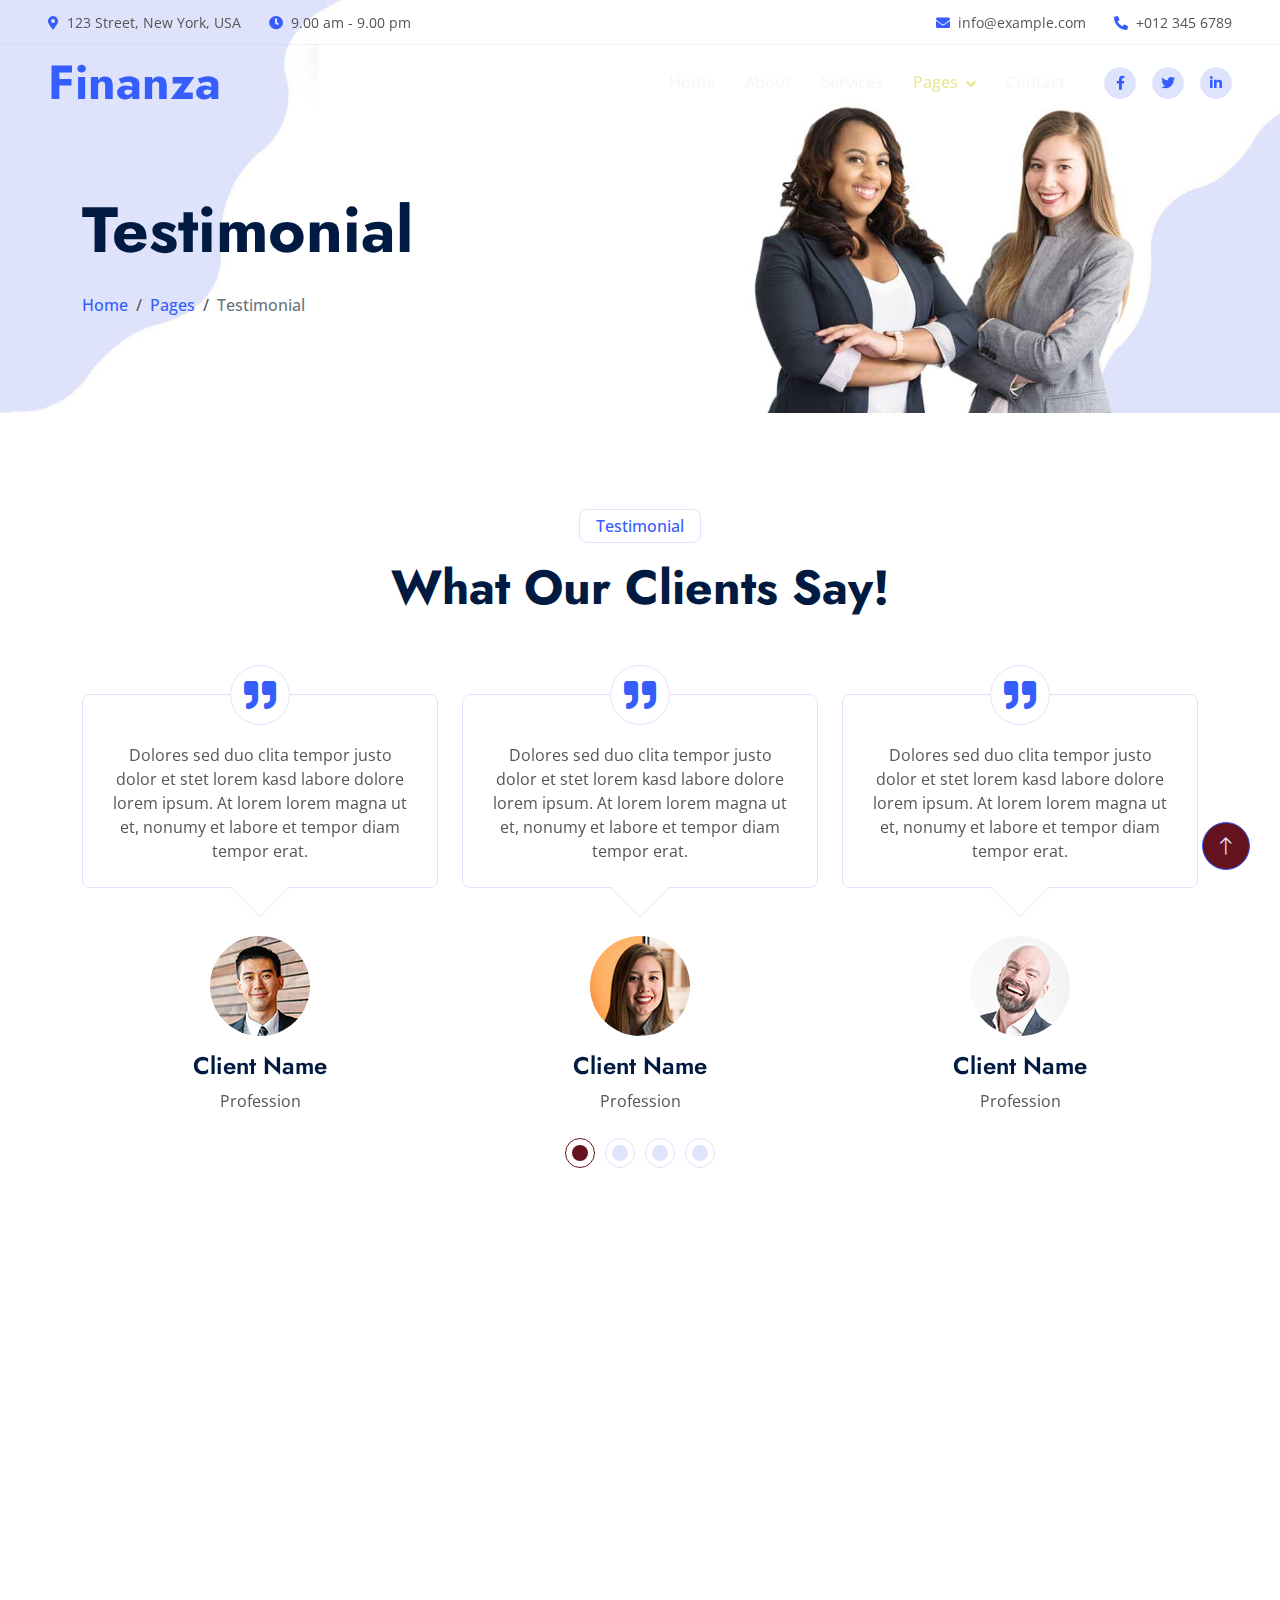
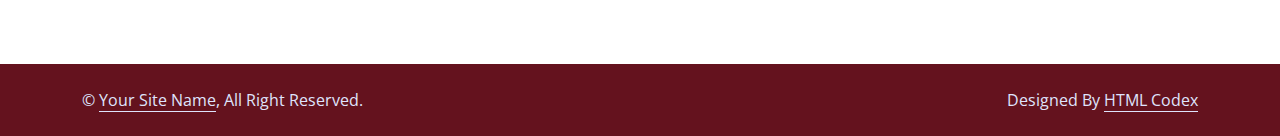
<file: KavithaFinanceFreemen/testimonial.html>
<!DOCTYPE html>
<html lang="en">

<head>
    <meta charset="utf-8">
    <title>Finanza - Financial Services Website Template</title>
    <meta content="width=device-width, initial-scale=1.0" name="viewport">
    <meta content="" name="keywords">
    <meta content="" name="description">

    <!-- Favicon -->
    <link href="img/favicon.ico" rel="icon">

    <!-- Google Web Fonts -->
    <link rel="preconnect" href="https://fonts.googleapis.com">
    <link rel="preconnect" href="https://fonts.gstatic.com" crossorigin>
    <link href="https://fonts.googleapis.com/css2?family=Jost:wght@500;600;700&family=Open+Sans:wght@400;500&display=swap" rel="stylesheet">  

    <!-- Icon Font Stylesheet -->
    <link href="https://cdnjs.cloudflare.com/ajax/libs/font-awesome/5.10.0/css/all.min.css" rel="stylesheet">
    <link href="https://cdn.jsdelivr.net/npm/bootstrap-icons@1.4.1/font/bootstrap-icons.css" rel="stylesheet">

    <!-- Libraries Stylesheet -->
    <link href="lib/animate/animate.min.css" rel="stylesheet">
    <link href="lib/owlcarousel/assets/owl.carousel.min.css" rel="stylesheet">

    <!-- Customized Bootstrap Stylesheet -->
    <link href="css/bootstrap.min.css" rel="stylesheet">

    <!-- Template Stylesheet -->
    <link href="css/style.css" rel="stylesheet">
</head>

<body>
    <!-- Spinner Start -->
    <div id="spinner" class="show bg-white position-fixed translate-middle w-100 vh-100 top-50 start-50 d-flex align-items-center justify-content-center">
        <div class="spinner-border text-primary" role="status" style="width: 3rem; height: 3rem;"></div>
    </div>
    <!-- Spinner End -->


    <!-- Navbar Start -->
    <div class="container-fluid fixed-top px-0 wow fadeIn" data-wow-delay="0.1s">
        <div class="top-bar row gx-0 align-items-center d-none d-lg-flex">
            <div class="col-lg-6 px-5 text-start">
                <small><i class="fa fa-map-marker-alt text-primary me-2"></i>123 Street, New York, USA</small>
                <small class="ms-4"><i class="fa fa-clock text-primary me-2"></i>9.00 am - 9.00 pm</small>
            </div>
            <div class="col-lg-6 px-5 text-end">
                <small><i class="fa fa-envelope text-primary me-2"></i>info@example.com</small>
                <small class="ms-4"><i class="fa fa-phone-alt text-primary me-2"></i>+012 345 6789</small>
            </div>
        </div>

        <nav class="navbar navbar-expand-lg navbar-light py-lg-0 px-lg-5 wow fadeIn" data-wow-delay="0.1s">
            <a href="index.html" class="navbar-brand ms-4 ms-lg-0">
                <h1 class="display-5 text-primary m-0">Finanza</h1>
            </a>
            <button type="button" class="navbar-toggler me-4" data-bs-toggle="collapse" data-bs-target="#navbarCollapse">
                <span class="navbar-toggler-icon"></span>
            </button>
            <div class="collapse navbar-collapse" id="navbarCollapse">
                <div class="navbar-nav ms-auto p-4 p-lg-0">
                    <a href="index.html" class="nav-item nav-link">Home</a>
                    <a href="about.html" class="nav-item nav-link">About</a>
                    <a href="service.html" class="nav-item nav-link">Services</a>
                    <div class="nav-item dropdown">
                        <a href="#" class="nav-link dropdown-toggle active" data-bs-toggle="dropdown">Pages</a>
                        <div class="dropdown-menu border-light m-0">
                            <a href="project.html" class="dropdown-item">Projects</a>
                            <a href="feature.html" class="dropdown-item">Features</a>
                            <a href="team.html" class="dropdown-item">Team Member</a>
                            <a href="testimonial.html" class="dropdown-item active">Testimonial</a>
                            <a href="404.html" class="dropdown-item">404 Page</a>
                        </div>
                    </div>
                    <a href="contact.html" class="nav-item nav-link">Contact</a>
                </div>
                <div class="d-none d-lg-flex ms-2">
                    <a class="btn btn-light btn-sm-square rounded-circle ms-3" href="">
                        <small class="fab fa-facebook-f text-primary"></small>
                    </a>
                    <a class="btn btn-light btn-sm-square rounded-circle ms-3" href="">
                        <small class="fab fa-twitter text-primary"></small>
                    </a>
                    <a class="btn btn-light btn-sm-square rounded-circle ms-3" href="">
                        <small class="fab fa-linkedin-in text-primary"></small>
                    </a>
                </div>
            </div>
        </nav>
    </div>
    <!-- Navbar End -->


    <!-- Page Header Start -->
    <div class="container-fluid page-header mb-5 wow fadeIn" data-wow-delay="0.1s">
        <div class="container">
            <h1 class="display-3 mb-4 animated slideInDown">Testimonial</h1>
            <nav aria-label="breadcrumb animated slideInDown">
                <ol class="breadcrumb mb-0">
                    <li class="breadcrumb-item"><a href="#">Home</a></li>
                    <li class="breadcrumb-item"><a href="#">Pages</a></li>
                    <li class="breadcrumb-item active" aria-current="page">Testimonial</li>
                </ol>
            </nav>
        </div>
    </div>
    <!-- Page Header End -->


    <!-- Testimonial Start -->
    <div class="container-xxl py-5">
        <div class="container">
            <div class="text-center mx-auto wow fadeInUp" data-wow-delay="0.1s" style="max-width: 600px;">
                <p class="d-inline-block border rounded text-primary fw-semi-bold py-1 px-3">Testimonial</p>
                <h1 class="display-5 mb-5">What Our Clients Say!</h1>
            </div>
            <div class="owl-carousel testimonial-carousel wow fadeInUp" data-wow-delay="0.3s">
                <div class="testimonial-item">
                    <div class="testimonial-text border rounded p-4 pt-5 mb-5">
                        <div class="btn-square bg-white border rounded-circle">
                            <i class="fa fa-quote-right fa-2x text-primary"></i>
                        </div>
                        Dolores sed duo clita tempor justo dolor et stet lorem kasd labore dolore lorem ipsum. At lorem lorem magna ut et, nonumy et labore et tempor diam tempor erat.
                    </div>
                    <img class="rounded-circle mb-3" src="img/testimonial-1.jpg" alt="">
                    <h4>Client Name</h4>
                    <span>Profession</span>
                </div>
                <div class="testimonial-item">
                    <div class="testimonial-text border rounded p-4 pt-5 mb-5">
                        <div class="btn-square bg-white border rounded-circle">
                            <i class="fa fa-quote-right fa-2x text-primary"></i>
                        </div>
                        Dolores sed duo clita tempor justo dolor et stet lorem kasd labore dolore lorem ipsum. At lorem lorem magna ut et, nonumy et labore et tempor diam tempor erat.
                    </div>
                    <img class="rounded-circle mb-3" src="img/testimonial-2.jpg" alt="">
                    <h4>Client Name</h4>
                    <span>Profession</span>
                </div>
                <div class="testimonial-item">
                    <div class="testimonial-text border rounded p-4 pt-5 mb-5">
                        <div class="btn-square bg-white border rounded-circle">
                            <i class="fa fa-quote-right fa-2x text-primary"></i>
                        </div>
                        Dolores sed duo clita tempor justo dolor et stet lorem kasd labore dolore lorem ipsum. At lorem lorem magna ut et, nonumy et labore et tempor diam tempor erat.
                    </div>
                    <img class="rounded-circle mb-3" src="img/testimonial-3.jpg" alt="">
                    <h4>Client Name</h4>
                    <span>Profession</span>
                </div>
                <div class="testimonial-item">
                    <div class="testimonial-text border rounded p-4 pt-5 mb-5">
                        <div class="btn-square bg-white border rounded-circle">
                            <i class="fa fa-quote-right fa-2x text-primary"></i>
                        </div>
                        Dolores sed duo clita tempor justo dolor et stet lorem kasd labore dolore lorem ipsum. At lorem lorem magna ut et, nonumy et labore et tempor diam tempor erat.
                    </div>
                    <img class="rounded-circle mb-3" src="img/testimonial-4.jpg" alt="">
                    <h4>Client Name</h4>
                    <span>Profession</span>
                </div>
            </div>
        </div>
    </div>
    <!-- Testimonial End -->
        

    <!-- Footer Start -->
    <div class="container-fluid bg-dark text-light footer mt-5 py-5 wow fadeIn" data-wow-delay="0.1s">
        <div class="container py-5">
            <div class="row g-5">
                <div class="col-lg-3 col-md-6">
                    <h4 class="text-white mb-4">Our Office</h4>
                    <p class="mb-2"><i class="fa fa-map-marker-alt me-3"></i>123 Street, New York, USA</p>
                    <p class="mb-2"><i class="fa fa-phone-alt me-3"></i>+012 345 67890</p>
                    <p class="mb-2"><i class="fa fa-envelope me-3"></i>info@example.com</p>
                    <div class="d-flex pt-2">
                        <a class="btn btn-square btn-outline-light rounded-circle me-2" href=""><i class="fab fa-twitter"></i></a>
                        <a class="btn btn-square btn-outline-light rounded-circle me-2" href=""><i class="fab fa-facebook-f"></i></a>
                        <a class="btn btn-square btn-outline-light rounded-circle me-2" href=""><i class="fab fa-youtube"></i></a>
                        <a class="btn btn-square btn-outline-light rounded-circle me-2" href=""><i class="fab fa-linkedin-in"></i></a>
                    </div>
                </div>
                <div class="col-lg-3 col-md-6">
                    <h4 class="text-white mb-4">Services</h4>
                    <a class="btn btn-link" href="">Financial Planning</a>
                    <a class="btn btn-link" href="">Cash Investment</a>
                    <a class="btn btn-link" href="">Financial Consultancy</a>
                    <a class="btn btn-link" href="">Business Loans</a>
                    <a class="btn btn-link" href="">Business Analysis</a>
                </div>
                <div class="col-lg-3 col-md-6">
                    <h4 class="text-white mb-4">Quick Links</h4>
                    <a class="btn btn-link" href="">About Us</a>
                    <a class="btn btn-link" href="">Contact Us</a>
                    <a class="btn btn-link" href="">Our Services</a>
                    <a class="btn btn-link" href="">Terms & Condition</a>
                    <a class="btn btn-link" href="">Support</a>
                </div>
                <div class="col-lg-3 col-md-6">
                    <h4 class="text-white mb-4">Newsletter</h4>
                    <p>Dolor amet sit justo amet elitr clita ipsum elitr est.</p>
                    <div class="position-relative w-100">
                        <input class="form-control bg-white border-0 w-100 py-3 ps-4 pe-5" type="text" placeholder="Your email">
                        <button type="button" class="btn btn-primary py-2 position-absolute top-0 end-0 mt-2 me-2">SignUp</button>
                    </div>
                </div>
            </div>
        </div>
    </div>
    <!-- Footer End -->


    <!-- Copyright Start -->
    <div class="container-fluid copyright py-4">
        <div class="container">
            <div class="row">
                <div class="col-md-6 text-center text-md-start mb-3 mb-md-0">
                    &copy; <a class="border-bottom" href="#">Your Site Name</a>, All Right Reserved.
                </div>
                <div class="col-md-6 text-center text-md-end">
                    <!--/*** This template is free as long as you keep the footer author’s credit link/attribution link/backlink. If you'd like to use the template without the footer author’s credit link/attribution link/backlink, you can purchase the Credit Removal License from "https://htmlcodex.com/credit-removal". Thank you for your support. ***/-->
                    Designed By <a class="border-bottom" href="https://htmlcodex.com">HTML Codex</a>
                </div>
            </div>
        </div>
    </div>
    <!-- Copyright End -->


    <!-- Back to Top -->
    <a href="#" class="btn btn-lg btn-primary btn-lg-square rounded-circle back-to-top"><i class="bi bi-arrow-up"></i></a>


    <!-- JavaScript Libraries -->
    <script src="https://code.jquery.com/jquery-3.4.1.min.js"></script>
    <script src="https://cdn.jsdelivr.net/npm/bootstrap@5.0.0/dist/js/bootstrap.bundle.min.js"></script>
    <script src="lib/wow/wow.min.js"></script>
    <script src="lib/easing/easing.min.js"></script>
    <script src="lib/waypoints/waypoints.min.js"></script>
    <script src="lib/owlcarousel/owl.carousel.min.js"></script>
    <script src="lib/counterup/counterup.min.js"></script>

    <!-- Template Javascript -->
    <script src="js/main.js"></script>
</body>

</html>
</file>
<file: KavithaFinanceFreemen/css/style.css>
/********** Template CSS **********/
:root {
    --primary: #64121e;
    --secondary: #E93C05;
    --tertiary: #555555;
    --light: #DFE4FD;
    --dark: #011A41;
}

.back-to-top {
    position: fixed;
    display: none;
    right: 30px;
    bottom: 30px;
    z-index: 99;
}

h1,
.h1,
h2,
.h2,
.fw-bold {
    font-weight: 700 !important;
}

h3,
.h3,
h4,
.h4,
.fw-medium {
    font-weight: 600 !important;
}

h5,
.h5,
h6,
.h6,
.fw-semi-bold {
    font-weight: 500 !important;
}


/*** Spinner ***/
#spinner {
    opacity: 0;
    visibility: hidden;
    transition: opacity .5s ease-out, visibility 0s linear .5s;
    z-index: 99999;
}

#spinner.show {
    transition: opacity .5s ease-out, visibility 0s linear 0s;
    visibility: visible;
    opacity: 1;
}


/*** Button ***/
.btn {
    transition: .5s;
    font-weight: 500;
}

.btn-primary,
.btn-outline-primary:hover {
    color: var(--light);
}

.btn-square {
    width: 38px;
    height: 38px;
}

.btn-sm-square {
    width: 32px;
    height: 32px;
}

.btn-lg-square {
    width: 48px;
    height: 48px;
}

.btn-square,
.btn-sm-square,
.btn-lg-square {
    padding: 0;
    display: flex;
    align-items: center;
    justify-content: center;
    font-weight: normal;
}


/*** Navbar ***/
.fixed-top {
    transition: .5s;
}

.top-bar {
    height: 45px;
    border-bottom: 1px solid rgba(53, 94, 252, .07);
}

.navbar .dropdown-toggle::after {
    border: none;
    content: "\f107";
    font-family: "Font Awesome 5 Free";
    font-weight: 900;
    vertical-align: middle;
    margin-left: 8px;
}

.navbar .navbar-nav .nav-link {
    padding: 25px 15px;
    color: #faf6f3;
    font-weight: 500;
    outline: none;
}

.navbar .navbar-nav .nav-link:hover,
.navbar .navbar-nav .nav-link.active {
    /* color: var(--primary); */
    color: #e9e999;
}

@media (max-width: 991.98px) {
    .navbar .navbar-nav {
        margin-top: 10px;
        border-top: 1px solid rgba(0, 0, 0, .07);
        background: #FFFFFF;
    }

    .navbar .navbar-nav .nav-link {
        padding: 10px 0;
    }
}

@media (min-width: 992px) {
    .navbar .nav-item .dropdown-menu {
        display: block;
        visibility: hidden;
        top: 100%;
        transform: rotateX(-75deg);
        transform-origin: 0% 0%;
        transition: .5s;
        opacity: 0;
    }

    .navbar .nav-item:hover .dropdown-menu {
        transform: rotateX(0deg);
        visibility: visible;
        transition: .5s;
        opacity: 1;
    }
}


/*** Header ***/
.carousel-caption {
    top: 0;
    left: 0;
    right: 0;
    bottom: 0;
    display: flex;
    align-items: center;
    justify-content: center;
    text-align: start;
    z-index: 1;
}

.carousel-control-prev,
.carousel-control-next {
    width: 3rem;
}

.carousel-control-prev-icon,
.carousel-control-next-icon {
    width: 3rem;
    height: 3rem;
    background-color: #64121e;
    border: 10px solid #64121e;
}

.carousel-control-prev-icon {
    border-radius: 0 3rem 3rem 0;
}

.carousel-control-next-icon {
    border-radius: 3rem 0 0 3rem;
}

@media (max-width: 768px) {
    #header-carousel .carousel-item {
        position: relative;
        min-height: 450px;
    }
    
    #header-carousel .carousel-item img {
        position: absolute;
        width: 100%;
        height: 100%;
        object-fit: cover;
    }
}

.page-header {
    padding-top: 12rem;
    padding-bottom: 6rem;
    background: url(../img/header.jpg) top left no-repeat;
    background-size: cover;
}

.page-header .breadcrumb-item,
.page-header .breadcrumb-item a {
    font-weight: 500;
}

.page-header .breadcrumb-item+.breadcrumb-item::before {
    color: var(--tertiary);
}


/*** Facts ***/
.facts {
    background: linear-gradient(#64121e, #64121e), url(../img/bg.png);
}


/*** Callback ***/
.callback {
    position: relative;
}

.callback::before {
    position: absolute;
    content: "";
    width: 100%;
    height: 50%;
    top: 0;
    left: 0;
    background: linear-gradient(#64121e, #DFE4FD), url(../img/bg.png);
    z-index: -1;
}


/*** Feature ***/
.feature .feature-box,
.feature .feature-box * {
    transition: .5s;
}

.feature .feature-box:hover {
    background: var(--primary);
    border-color: var(--primary) !important;
}

.feature .feature-box:hover * {
    color: #FFFFFF !important;
}


/*** Service ***/
.service .nav .nav-link {
    transition: .5s;
}

.service .nav .nav-link.active {
    border-color: var(--primary) !important;
    background: #64121e;
}

.service .nav .nav-link.active h5 {
    color: #FFFFFF !important;
}

.service .nav .nav-link.active h5 i {
    color: #FFFFFF !important;
}


/*** Project ***/
.project-item,
.project-item .project-img {
    position: relative;
}

.project-item .project-img a {
    position: absolute;
    width: 100%;
    height: 100%;
    top: 0;
    left: 0;
    background: rgba(255, 255, 255, .5);
    display: flex;
    align-items: center;
    justify-content: center;
    border-radius: 8px;
    opacity: 0;
    transition: .5s;
}

.project-item:hover .project-img a {
    opacity: 1;
}

.project-item .project-title {
    position: absolute;
    top: 3rem;
    right: 0;
    bottom: 0;
    left: 3rem;
    border: 1px solid var(--light);
    border-radius: 8px;
    display: flex;
    align-items: flex-end;
    padding: 18px;
    z-index: -1;
    transition: .5s;
}

.project-item:hover .project-title {
    background: var(--primary);
    border-color: var(--primary);
}

.project-item .project-title h4 {
    transition: .5s;
}

.project-item:hover .project-title h4 {
    color: #FFFFFF;
}

.project-carousel .owl-nav {
    margin-top: 25px;
    display: flex;
    justify-content: center;
}

.project-carousel .owl-nav .owl-prev,
.project-carousel .owl-nav .owl-next {
    margin: 0 12px;
    width: 45px;
    height: 45px;
    display: flex;
    align-items: center;
    justify-content: center;
    color: #ffffff;
    background: #64121e;
    border-radius: 45px;
    font-size: 22px;
    transition: .5s;
}

.project-carousel .owl-nav .owl-prev:hover,
.project-carousel .owl-nav .owl-next:hover {
    background: var(--primary);
    color: var(--light);
}


/*** Team ***/
.team-item {
    position: relative;
    padding: 4rem 0;
}

.team-item img {
    position: relative;
    z-index: 2;
}

.team-item .team-text {
    position: absolute;
    top: 0;
    right: 3rem;
    bottom: 0;
    left: 3rem;
    padding: 15px;
    border: 1px solid var(--light);
    border-radius: 8px;
    display: flex;
    flex-direction: column;
    align-items: center;
    justify-content: space-between;
    transition: .5s;
    z-index: 1;
}

.team-item:hover .team-text {
    background: var(--primary);
    border-color: var(--primary);
}

.team-item .team-text h4 {
    transition: .5s;
}

.team-item:hover .team-text h4 {
    color: #FFFFFF;
}

.team-item .team-social .btn {
    background: var(--light);
    color: var(--primary);
}

.team-item:hover .team-social .btn {
    background: #FFFFFF;
}

.team-item .team-social .btn:hover {
    background: var(--primary);
    color: var(--light);
}


/*** Testimonial ***/
.testimonial-item {
    position: relative;
    text-align: center;
    padding-top: 30px;
}

.testimonial-item .testimonial-text {
    position: relative;
    text-align: center;
}

.testimonial-item .testimonial-text .btn-square {
    position: absolute;
    width: 60px;
    height: 60px;
    top: -30px;
    left: 50%;
    transform: translateX(-50%);
}

.testimonial-item .testimonial-text::before {
    position: absolute;
    content: "";
    bottom: -60px;
    left: 50%;
    transform: translateX(-50%);
    border: 30px solid;
    border-color: var(--light) transparent transparent transparent;
}

.testimonial-item .testimonial-text::after {
    position: absolute;
    content: "";
    bottom: -59px;
    left: 50%;
    transform: translateX(-50%);
    border: 30px solid;
    border-color: #FFFFFF transparent transparent transparent;
}

.testimonial-carousel .owl-item img {
    margin: 0 auto;
    width: 100px;
    height: 100px;
}

.testimonial-carousel .owl-dots {
    margin-top: 25px;
    display: flex;
    align-items: flex-end;
    justify-content: center;
}

.testimonial-carousel .owl-dot {
    position: relative;
    display: inline-block;
    margin: 0 5px;
    width: 30px;
    height: 30px;
    border: 1px solid var(--light);
    border-radius: 30px;
    transition: .5s;
}

.testimonial-carousel .owl-dot::after {
    position: absolute;
    content: "";
    width: 16px;
    height: 16px;
    top: 6px;
    left: 6px;
    border-radius: 16px;
    background: var(--light);
    transition: .5s;
}

.testimonial-carousel .owl-dot.active {
    border-color: var(--primary);
}

.testimonial-carousel .owl-dot.active::after {
    background: var(--primary);
}


/*** Footer ***/
.footer .btn.btn-link {
    display: block;
    margin-bottom: 5px;
    padding: 0;
    text-align: left;
    color: var(--light);
    font-weight: normal;
    text-transform: capitalize;
    transition: .3s;
}

.footer .btn.btn-link::before {
    position: relative;
    content: "\f105";
    font-family: "Font Awesome 5 Free";
    font-weight: 900;
    margin-right: 10px;
}

.footer .btn.btn-link:hover {
    color: var(--primary);
    letter-spacing: 1px;
    box-shadow: none;
}

.copyright {
    color: var(--light);
    background: #64121e;
}

.copyright a {
    color: var(--light);
}

.copyright a:hover {
    color: var(--primary);
}
</file>
